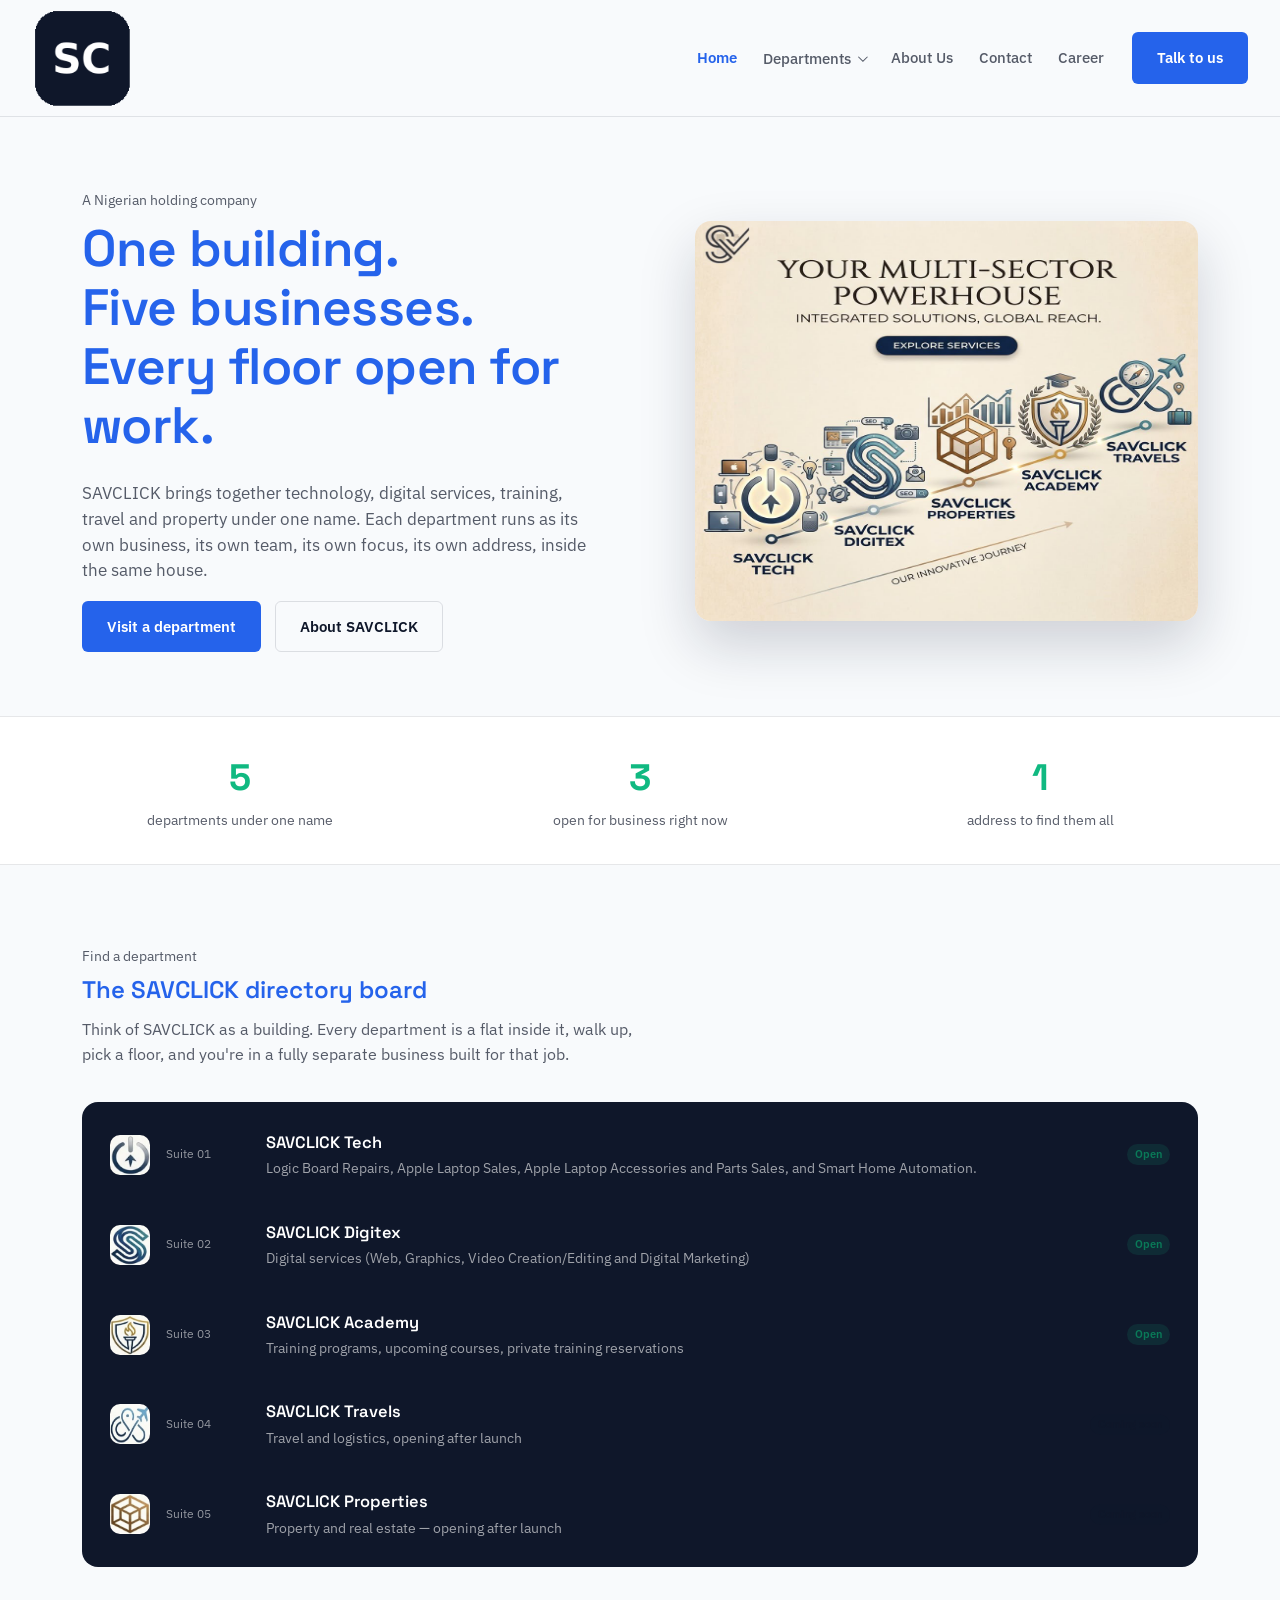
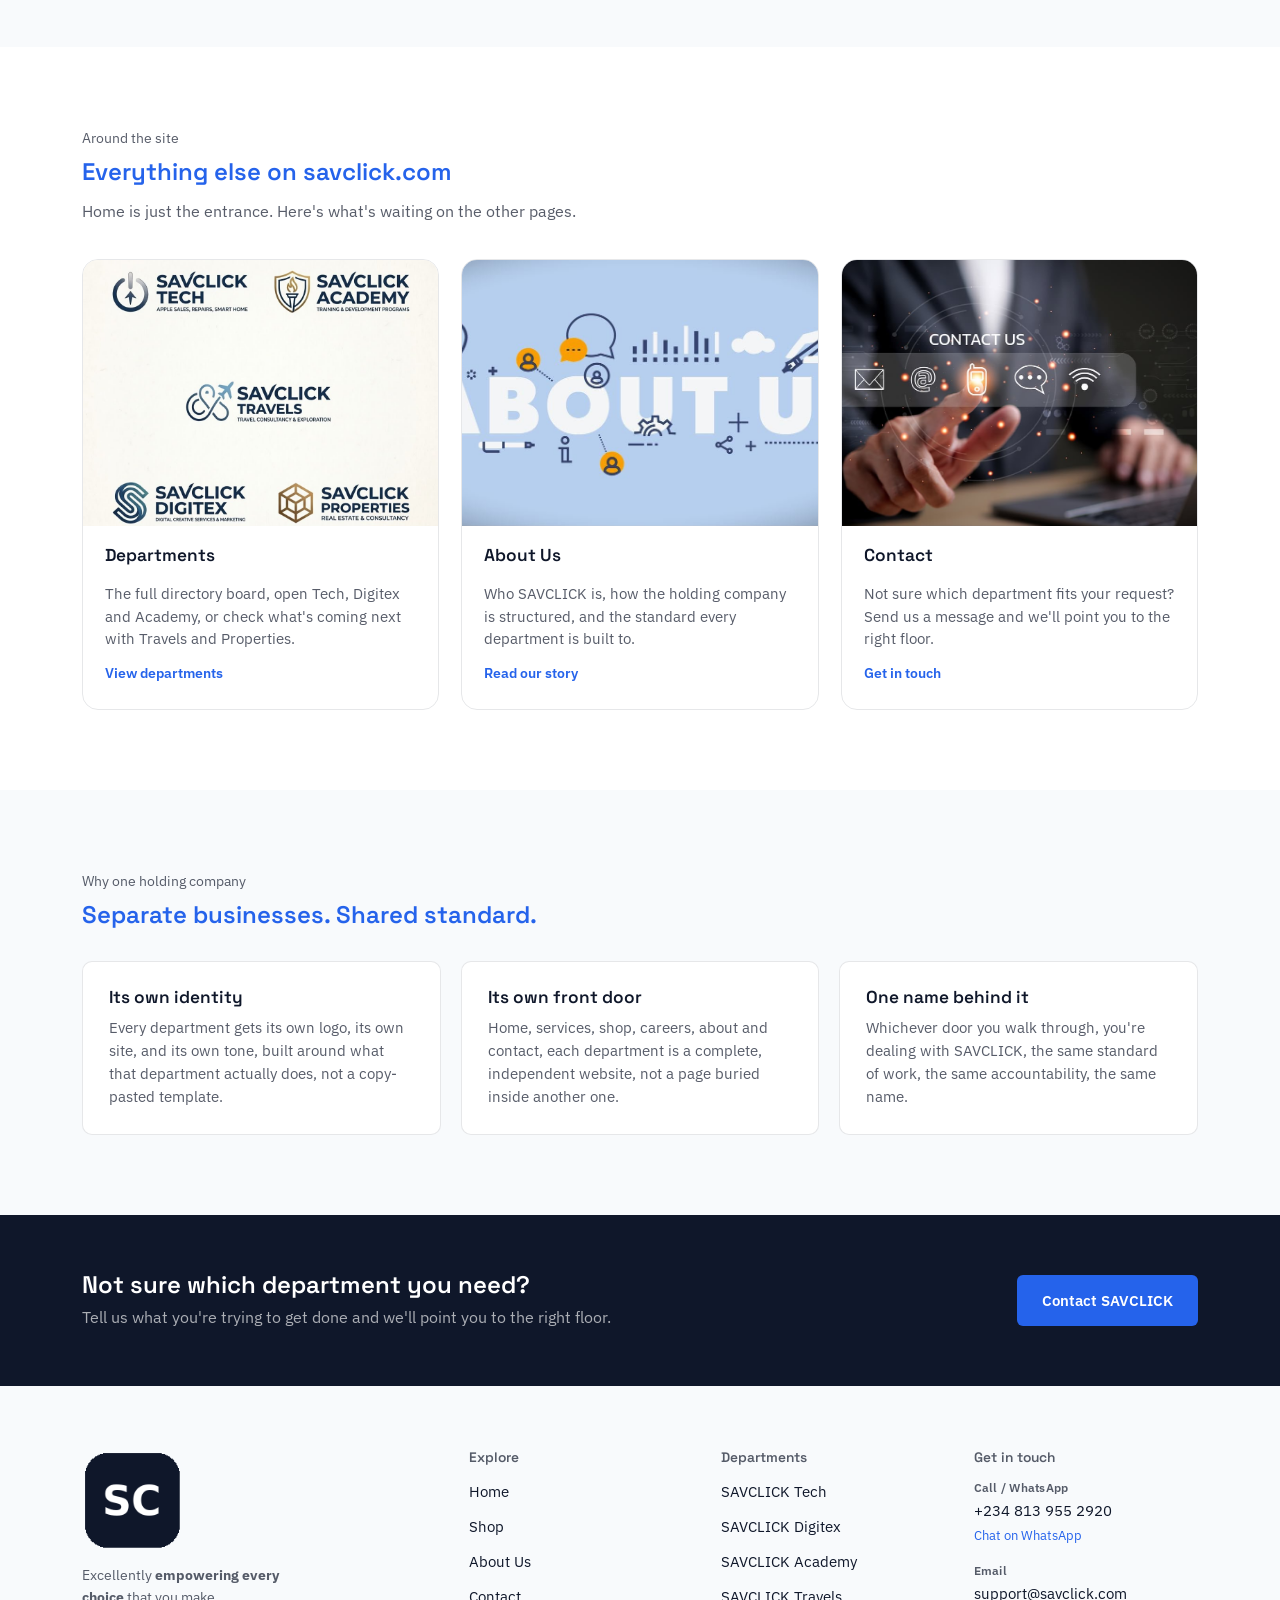
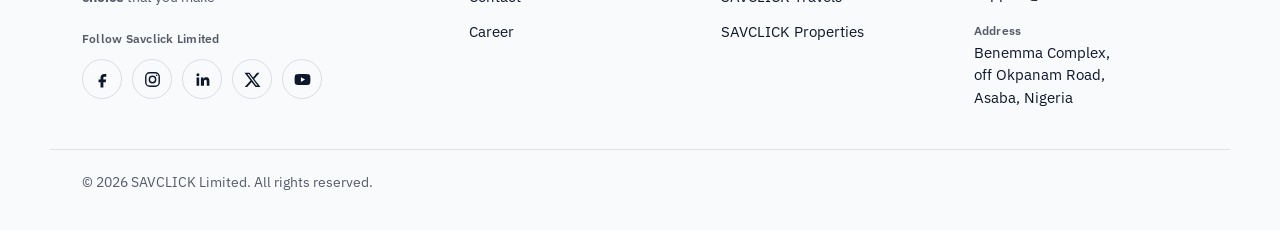
<file: index.html>
<!DOCTYPE html>
<html lang="en">
<head>
<meta charset="UTF-8">
<meta name="viewport" content="width=device-width, initial-scale=1.0">
<title>SAVCLICK — One Address, Five Businesses</title>
<meta name="description" content="SAVCLICK is a Nigerian holding company operating five businesses under one roof: Tech, Digitex, Academy, Travels and Properties.">
<link rel="preconnect" href="https://fonts.googleapis.com">
<link rel="preconnect" href="https://fonts.gstatic.com" crossorigin>
<link href="https://fonts.googleapis.com/css2?family=Space+Grotesk:wght@500;600;700&family=IBM+Plex+Sans:wght@400;500;600&display=swap" rel="stylesheet">
<link rel="stylesheet" href="style.css">
</head>
<body>

<a class="skip-link" href="#main">Skip to content</a>

<!-- ============ HEADER ============ -->
<header class="site-header" id="siteHeader">
  <div class="container header-inner">

    <a href="index.html" class="logo" aria-label="SAVCLICK home">
      <img src="images/logo.png" alt="SAVCLICK logo" class="logo-img" width="100">
    </a>

    <nav class="main-nav" id="mainNav" aria-label="Primary">
      <div class="main-nav-head">
        <a href="index.html" class="logo">
          <img src="images/logo.png" alt="SAVCLICK logo" class="logo-img" width="34" height="34">
        </a>
        <button class="nav-close" id="navClose" aria-label="Close menu">×</button>
      </div>

      <ul>
        <li><a href="index.html" class="nav-link active">Home</a></li>

        <li class="has-dropdown">
          <button class="nav-link dropdown-toggle" id="deptToggle" aria-expanded="false" aria-controls="deptMenu">
            Departments
            <span class="chev" aria-hidden="true"></span>
          </button>

          <div class="dropdown-menu" id="deptMenu">
            <p class="dropdown-title">Choose a department</p>

            <a class="dropdown-item" href="savclick-tech.html">
              <img src="images/savclickTech.jpeg" alt="" class="dropdown-icon">
              <span class="dropdown-text">
                <span class="dropdown-name">SAVCLICK Tech<span class="tag tag-open">Open</span></span>
                <span class="dropdown-desc">Logic board repair, Apple laptops, smart home automation</span>
              </span>
            </a>
            <div class="dropdown-sub" role="group" aria-label="SAVCLICK Tech">
              <a class="dropdown-subitem" href="savclick-tech.html">Macs Repair</a>
              <a class="dropdown-subitem" href="smart-home.html">Smart Home/Hotel Automation</a>
              <a class="dropdown-subitem" href="shop.html">Shop</a>
            </div>

            <a class="dropdown-item" href="savclick-digitex.html">
              <img src="images/savclickdigitex.jpeg" alt="" class="dropdown-icon">
              <span class="dropdown-text">
                <span class="dropdown-name">SAVCLICK Digitex<span class="tag tag-open">Open</span></span>
                <span class="dropdown-desc">Digital services and information hub</span>
              </span>
            </a>

            <a class="dropdown-item" href="savclick-academy.html">
              <img src="images/savclickacademy.jpeg" alt="" class="dropdown-icon">
              <span class="dropdown-text">
                <span class="dropdown-name">SAVCLICK Academy<span class="tag tag-open">Open</span></span>
                <span class="dropdown-desc">Training programs and reservations</span>
              </span>
            </a>

            <div class="dropdown-divider"></div>

            <a class="dropdown-item is-locked" href="#" data-construction="Travels">
              <img src="images/savclicktravels.jpeg" alt="" class="dropdown-icon">
              <span class="dropdown-text">
                <span class="dropdown-name">SAVCLICK Travels<span class="tag tag-soon">Coming soon</span></span>
                <span class="dropdown-desc">Opening after launch</span>
              </span>
            </a>

            <a class="dropdown-item is-locked" href="#" data-construction="Properties">
              <img src="images/savclickproperties.jpeg" alt="" class="dropdown-icon">
              <span class="dropdown-text">
                <span class="dropdown-name">SAVCLICK Properties<span class="tag tag-soon">Coming soon</span></span>
                <span class="dropdown-desc">Opening after launch</span>
              </span>
            </a>
          </div>
        </li>

        <li><a href="about.html" class="nav-link">About Us</a></li>
        <li><a href="contact.html" class="nav-link">Contact</a></li>
        <li><a href="careers.html" class="nav-link">Career</a></li>
      </ul>

      <a href="contact.html" class="btn btn-primary btn-nav-mobile">Talk to us</a>
    </nav>

    <a href="contact.html" class="btn btn-primary btn-nav">Talk to us</a>

    <button class="menu-toggle" id="menuToggle" aria-label="Open menu" aria-expanded="false" aria-controls="mainNav">
      <span></span><span></span><span></span>
    </button>
  </div>
</header>

<div class="nav-scrim" id="navScrim"></div>

<main id="main">

  <!-- ============ HERO ============ -->
  <section class="hero">
    <div class="container hero-grid">
      <div class="hero-copy">
        <p class="eyebrow">A Nigerian holding company</p>
        <h1>One building.<br>Five businesses.<br>Every floor open for work.</h1>
        <p class="hero-sub">SAVCLICK brings together technology, digital services, training, travel and property under one name. Each department runs as its own business, its own team, its own focus, its own address, inside the same house.</p>
        <div class="hero-actions">
          <a href="#directory" class="btn btn-primary">Visit a department</a>
          <a href="about.html" class="btn btn-ghost">About SAVCLICK</a>
        </div>
      </div>

      <div class="hero-media">
        <img src="images/hero-banner.jpeg" alt="SAVCLICK banner" class="hero-banner-img">
      </div>
    </div>
  </section>

  <!-- ============ INTRO STRIP ============ -->
  <section class="intro-strip">
    <div class="container intro-grid">
      <div class="intro-stat">
        <span class="stat-num">5</span>
        <span class="stat-label">departments under one name</span>
      </div>
      <div class="intro-stat">
        <span class="stat-num">3</span>
        <span class="stat-label">open for business right now</span>
      </div>
      <div class="intro-stat">
        <span class="stat-num">1</span>
        <span class="stat-label">address to find them all</span>
      </div>
    </div>
  </section>

  <!-- ============ DIRECTORY BOARD ============ -->
  <section class="directory" id="directory">
    <div class="container">
      <p class="eyebrow">Find a department</p>
      <h2>The SAVCLICK directory board</h2>
      <p class="section-sub">Think of SAVCLICK as a building. Every department is a flat inside it, walk up, pick a floor, and you're in a fully separate business built for that job.</p>

      <div class="board" id="board">

        <a class="board-row" href="savclick-tech.html">
          <img src="images/savclickTech.jpeg" alt="" class="board-icon">
          <span class="suite">Suite 01</span>
          <span class="board-text">
            <span class="board-name">SAVCLICK Tech</span>
            <span class="board-desc"> Logic Board Repairs, Apple Laptop Sales, Apple Laptop Accessories and Parts Sales, and Smart Home Automation.</span>
          </span>
          <span class="tag tag-open">Open</span>
        </a>

        <a class="board-row" href="savclick-digitex.html">
          <img src="images/savclickdigitex.jpeg" alt="" class="board-icon">
          <span class="suite">Suite 02</span>
          <span class="board-text">
            <span class="board-name">SAVCLICK Digitex</span>
            <span class="board-desc">Digital services (Web, Graphics, Video Creation/Editing and Digital Marketing)</span>
          </span>
          <span class="tag tag-open">Open</span>
        </a>

        <a class="board-row" href="savclick-academy.html">
          <img src="images/savclickacademy.jpeg" alt="" class="board-icon">
          <span class="suite">Suite 03</span>
          <span class="board-text">
            <span class="board-name">SAVCLICK Academy</span>
            <span class="board-desc">Training programs, upcoming courses, private training reservations</span>
          </span>
          <span class="tag tag-open">Open</span>
        </a>

        <a class="board-row is-locked" href="#" data-construction="Travels">
          <img src="images/savclicktravels.jpeg" alt="" class="board-icon">
          <span class="suite">Suite 04</span>
          <span class="board-text">
            <span class="board-name">SAVCLICK Travels</span>
            <span class="board-desc">Travel and logistics, opening after launch</span>
          </span>
          <span class="tag tag-soon">Coming soon</span>
        </a>

        <a class="board-row is-locked" href="#" data-construction="Properties">
          <img src="images/savclickproperties.jpeg" alt="" class="board-icon">
          <span class="suite">Suite 05</span>
          <span class="board-text">
            <span class="board-name">SAVCLICK Properties</span>
            <span class="board-desc">Property and real estate — opening after launch</span>
          </span>
          <span class="tag tag-soon">Coming soon</span>
        </a>

      </div>
    </div>
  </section>

  <!-- ============ EXPLORE THE SITE (teasers for the other pages) ============ -->
  <section class="explore">
    <div class="container">
      <p class="eyebrow">Around the site</p>
      <h2>Everything else on savclick.com</h2>
      <p class="section-sub">Home is just the entrance. Here's what's waiting on the other pages.</p>

      <div class="explore-grid">

        <a class="explore-card" href="index.html#directory">
          <img src="images/department.jpeg" alt="SAVCLICK Departments page preview" class="explore-img">
          <div class="explore-body">
            <h3>Departments</h3>
            <p>The full directory board, open Tech, Digitex and Academy, or check what's coming next with Travels and Properties.</p>
            <span class="explore-link">View departments</span>
          </div>
        </a>

        <a class="explore-card" href="about.html">
          <img src="images/about.jpeg" alt="SAVCLICK About Us page preview" class="explore-img">
          <div class="explore-body">
            <h3>About Us</h3>
            <p>Who SAVCLICK is, how the holding company is structured, and the standard every department is built to.</p>
            <span class="explore-link">Read our story</span>
          </div>
        </a>

        <a class="explore-card" href="contact.html">
          <img src="images/contact.jpeg" alt="SAVCLICK Contact page preview" class="explore-img">
          <div class="explore-body">
            <h3>Contact</h3>
            <p>Not sure which department fits your request? Send us a message and we'll point you to the right floor.</p>
            <span class="explore-link">Get in touch</span>
          </div>
        </a>

      </div>
    </div>
  </section>

  <!-- ============ WHAT MAKES IT WORK ============ -->
  <section class="principles">
    <div class="container">
      <p class="eyebrow">Why one holding company</p>
      <h2>Separate businesses. Shared standard.</h2>
      <div class="principles-grid">
        <div class="principle-card">
          <h3>Its own identity</h3>
          <p>Every department gets its own logo, its own site, and its own tone, built around what that department actually does, not a copy-pasted template.</p>
        </div>
        <div class="principle-card">
          <h3>Its own front door</h3>
          <p>Home, services, shop, careers, about and contact, each department is a complete, independent website, not a page buried inside another one.</p>
        </div>
        <div class="principle-card">
          <h3>One name behind it</h3>
          <p>Whichever door you walk through, you're dealing with SAVCLICK, the same standard of work, the same accountability, the same name.</p>
        </div>
      </div>
    </div>
  </section>

  <!-- ============ CTA BANNER ============ -->
  <section class="cta-band">
    <div class="container cta-inner">
      <div>
        <h2>Not sure which department you need?</h2>
        <p>Tell us what you're trying to get done and we'll point you to the right floor.</p>
      </div>
      <a href="contact.html" class="btn btn-primary">Contact SAVCLICK</a>
    </div>
  </section>

</main>

<!-- ============ FOOTER ============ -->
<footer class="site-footer">
  <div class="container footer-grid">
    <div class="footer-brand">
      <a href="index.html" class="logo">
        <img src="images/logo.png" alt="SAVCLICK logo" class="logo-img" width="100" height="100">
      </a>
      <p>Excellently <b>empowering every choice</b> that you make</p>
      <div class="footer-social">
        <p class="footer-label">Follow Savclick Limited</p>
        <ul>
          <li><a href="https://www.facebook.com/share/18RCKYT39h/" target="_blank" rel="noopener" aria-label="SAVCLICK Limited on Facebook" title="Facebook"><svg viewBox="0 0 24 24" fill="none" stroke="currentColor" stroke-width="1.8" aria-hidden="true"><path fill="currentColor" stroke="none" d="M14 8.5h2.8V5H14c-2.6 0-4.5 2-4.5 4.6V12H7v3.5h2.5V22h3.6v-6.5h2.9l.6-3.5h-3.5V9.8c0-.8.4-1.3 1.2-1.3Z"/></svg></a></li>
          <li><a href="https://www.instagram.com/_savclick/" target="_blank" rel="noopener" aria-label="SAVCLICK Limited on Instagram" title="Instagram"><svg viewBox="0 0 24 24" fill="none" stroke="currentColor" stroke-width="1.8" aria-hidden="true"><rect x="3.5" y="3.5" width="17" height="17" rx="5"/><circle cx="12" cy="12" r="4"/><circle cx="17.3" cy="6.7" r="1" fill="currentColor" stroke="none"/></svg></a></li>
          <li><a href="https://www.linkedin.com/company/savclick/" target="_blank" rel="noopener" aria-label="SAVCLICK Limited on LinkedIn" title="LinkedIn"><svg viewBox="0 0 24 24" fill="none" stroke="currentColor" stroke-width="1.8" aria-hidden="true"><path fill="currentColor" stroke="none" d="M4.5 9.5h3.3V20H4.5zM6.2 4a1.9 1.9 0 1 1 0 3.8 1.9 1.9 0 0 1 0-3.8ZM10 9.5h3.2v1.5h.1c.5-.9 1.6-1.8 3.3-1.8 3.5 0 4.1 2.3 4.1 5.2V20h-3.3v-4.9c0-1.2 0-2.7-1.6-2.7-1.7 0-1.9 1.3-1.9 2.6v5H10Z"/></svg></a></li>
          <li><a href="https://x.com/savclick" target="_blank" rel="noopener" aria-label="SAVCLICK Limited on X" title="X"><svg viewBox="0 0 24 24" fill="none" stroke="currentColor" stroke-width="1.8" aria-hidden="true"><path fill="currentColor" stroke="none" d="M17.8 3.5h3.1l-6.8 7.8 8 10.2h-6.3l-4.9-6.4-5.6 6.4H2.2l7.3-8.3L1.9 3.5h6.4l4.4 5.9Zm-1.1 16.2h1.7L7.4 5.2H5.6Z"/></svg></a></li>
          <li><a href="https://www.youtube.com/@savclickchannel2860" target="_blank" rel="noopener" aria-label="SAVCLICK Limited on YouTube" title="YouTube"><svg viewBox="0 0 24 24" fill="none" stroke="currentColor" stroke-width="1.8" aria-hidden="true"><path fill="currentColor" stroke="none" d="M21.6 7.2a2.6 2.6 0 0 0-1.8-1.8C18.2 5 12 5 12 5s-6.2 0-7.8.4a2.6 2.6 0 0 0-1.8 1.8C2 8.8 2 12 2 12s0 3.2.4 4.8a2.6 2.6 0 0 0 1.8 1.8c1.6.4 7.8.4 7.8.4s6.2 0 7.8-.4a2.6 2.6 0 0 0 1.8-1.8c.4-1.6.4-4.8.4-4.8s0-3.2-.4-4.8ZM10 15V9l5.2 3Z"/></svg></a></li>
        </ul>
      </div>
    </div>

    <div class="footer-col">
      <h4>Explore</h4>
      <ul>
        <li><a href="index.html">Home</a></li>
        <li><a href="shop.html">Shop</a></li>
        <li><a href="about.html">About Us</a></li>
        <li><a href="contact.html">Contact</a></li>
      <li><a href="careers.html">Career</a></li>
      </ul>
    </div>

    <div class="footer-col">
      <h4>Departments</h4>
      <ul>
        <li><a href="savclick-tech.html">SAVCLICK Tech</a></li>
        <li><a href="savclick-digitex.html">SAVCLICK Digitex</a></li>
        <li><a href="savclick-academy.html">SAVCLICK Academy</a></li>
        <li><a href="#" data-construction="Travels">SAVCLICK Travels</a></li>
        <li><a href="#" data-construction="Properties">SAVCLICK Properties</a></li>
      </ul>
    </div>

    <div class="footer-col">
      <h4>Get in touch</h4>
      <ul class="footer-contact">
        <li>
          <span class="footer-label">Call / WhatsApp</span>
          <a href="tel:+2348139552920">+234 813 955 2920</a>
          <a href="https://wa.me/2348139552920" target="_blank" rel="noopener" class="footer-sub">Chat on WhatsApp</a>
        </li>
        <li>
          <span class="footer-label">Email</span>
          <a href="mailto:support@savclick.com">support@savclick.com</a>
        </li>
        <li>
          <span class="footer-label">Address</span>
          <a href="https://www.google.com/maps/search/?api=1&amp;query=Benemma+Complex+Okpanam+Road+Asaba+Nigeria" target="_blank" rel="noopener"><address>Benemma Complex,<br>off Okpanam Road,<br>Asaba, Nigeria</address></a>
        </li>
      </ul>
    </div>
  </div>
  <div class="container footer-bottom">
    <p>© <span id="year"></span> SAVCLICK Limited. All rights reserved.</p>
  </div>
</footer>

<!-- ============ CONSTRUCTION MODAL ============ -->
<div class="modal-overlay" id="modalOverlay">
  <div class="modal" role="dialog" aria-modal="true" aria-labelledby="modalTitle">
    <button class="modal-close" id="modalClose" aria-label="Close">×</button>
    <span class="modal-icon">🚧</span>
    <h3 id="modalTitle">SAVCLICK <span id="modalDept"></span> is under construction</h3>
    <p>This department hasn't opened yet. We're building it as our next project after launch, check back soon.</p>
    <button class="btn btn-primary" id="modalOk">Got it</button>
  </div>
</div>

<script src="script.js"></script>
</body>
</html>
</file>
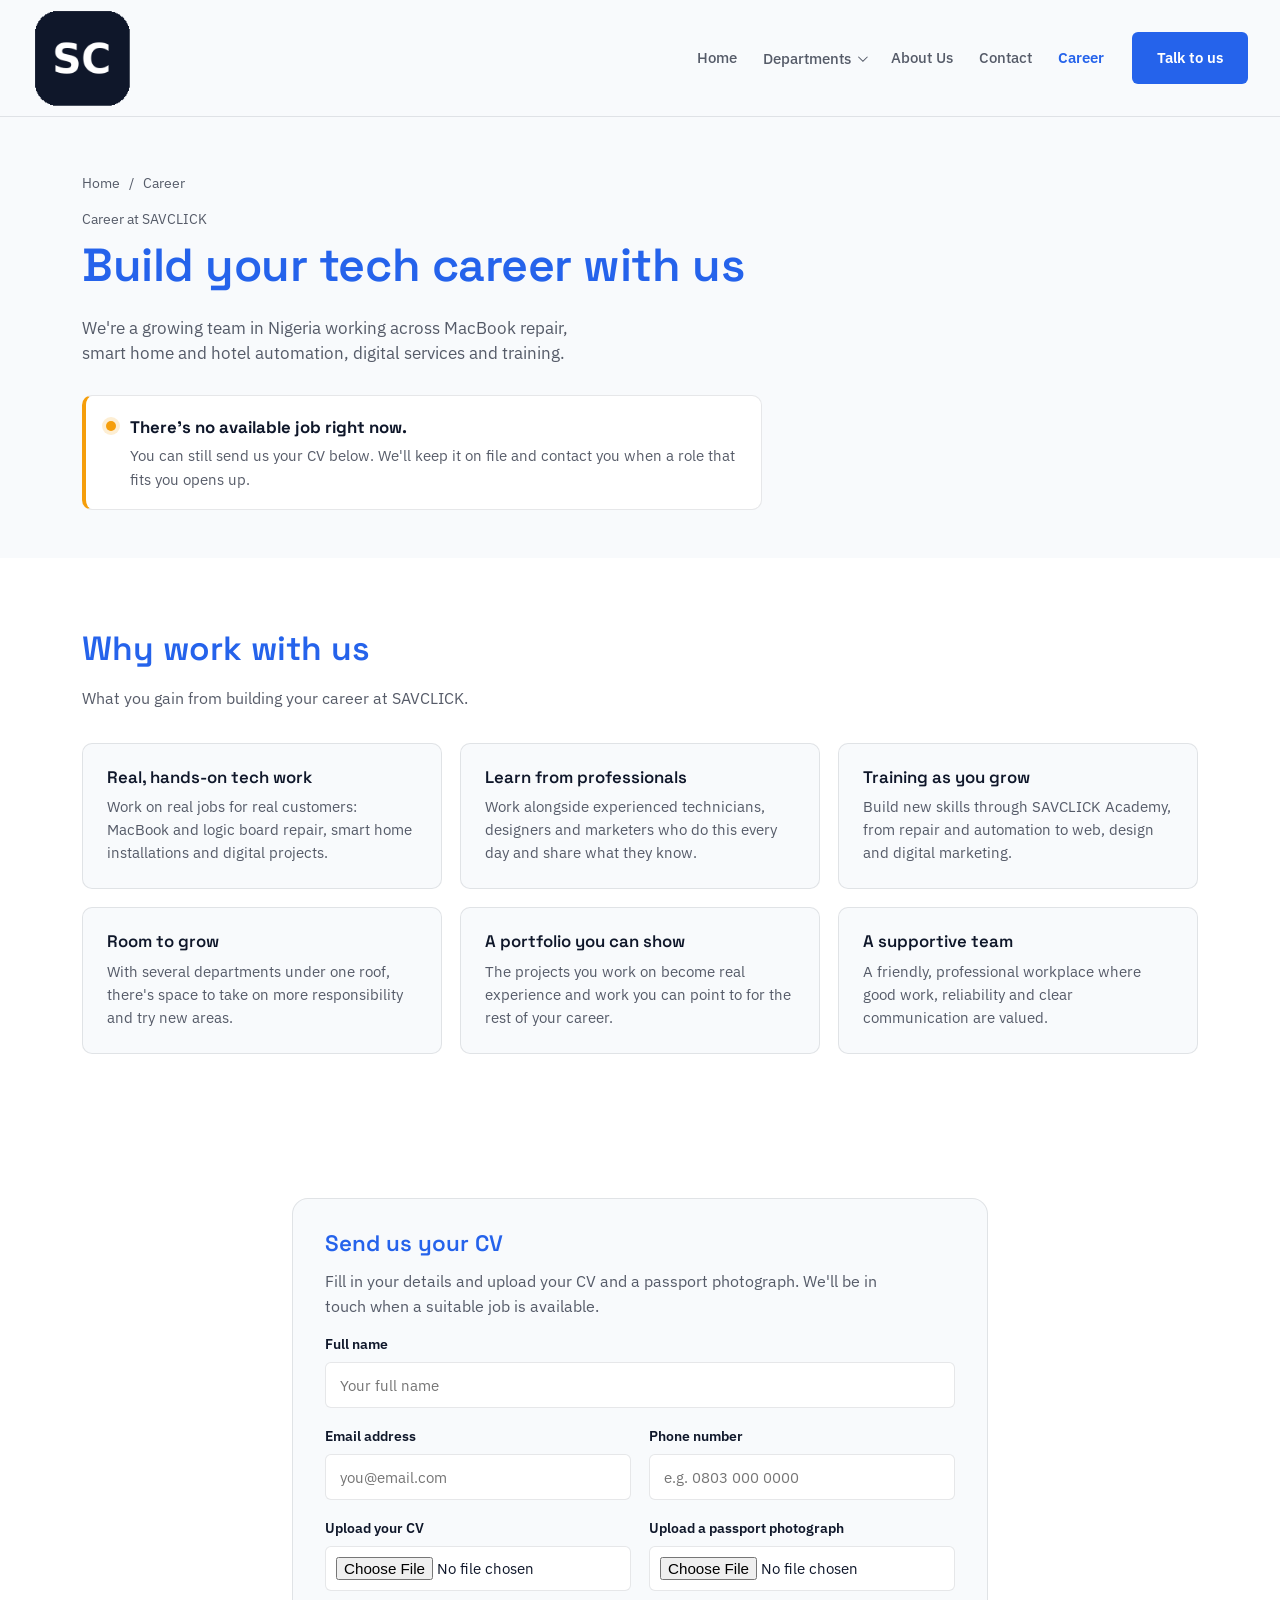
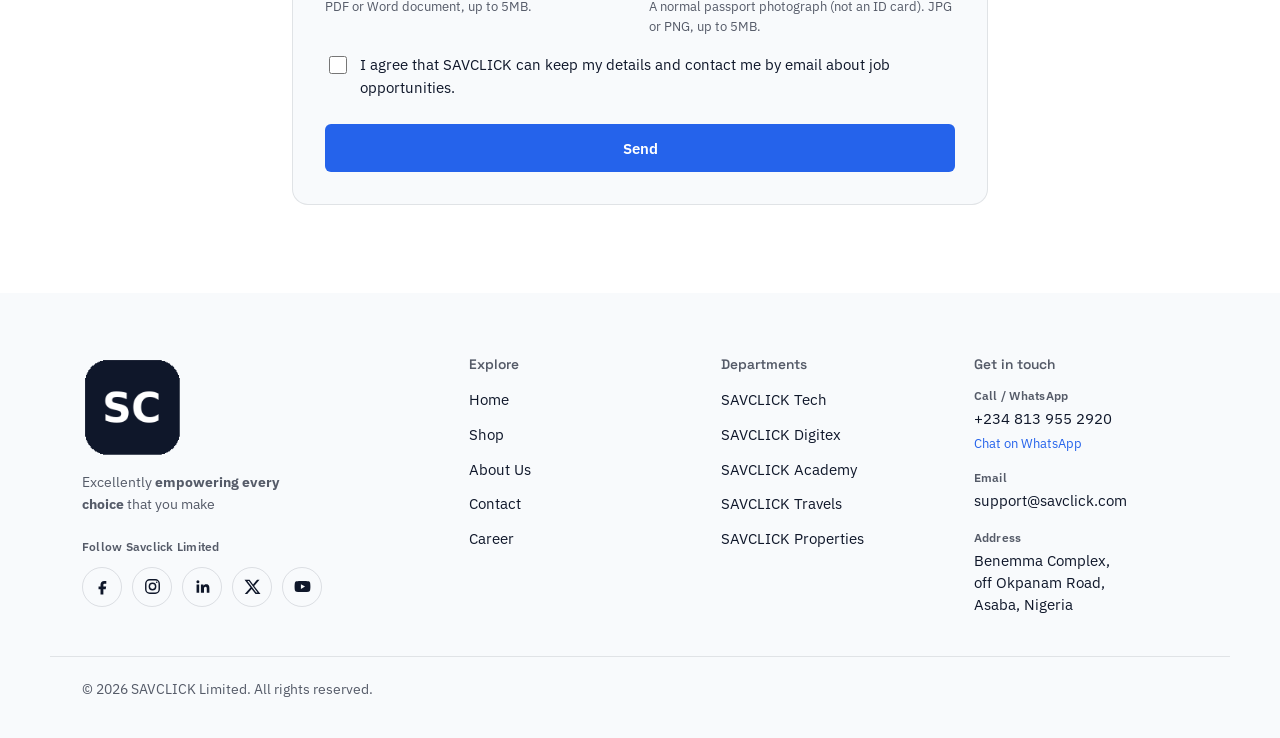
<file: careers.html>
<!DOCTYPE html>
<html lang="en">
<head>
<meta charset="UTF-8">
<meta name="viewport" content="width=device-width, initial-scale=1.0">
<title>Career — SAVCLICK</title>
<meta name="description" content="Career at SAVCLICK, Nigeria: send us your CV for future job openings in tech, smart home automation, digital services and training.">
<link rel="preconnect" href="https://fonts.googleapis.com">
<link rel="preconnect" href="https://fonts.gstatic.com" crossorigin>
<link href="https://fonts.googleapis.com/css2?family=Space+Grotesk:wght@500;600;700&family=IBM+Plex+Sans:wght@400;500;600&display=swap" rel="stylesheet">
<link rel="stylesheet" href="style.css">
<link rel="stylesheet" href="tech.css">
<link rel="stylesheet" href="careers.css">
</head>
<body>

<a class="skip-link" href="#main">Skip to content</a>

<!-- ============ HEADER ============ -->
<header class="site-header" id="siteHeader">
  <div class="container header-inner">

    <a href="index.html" class="logo" aria-label="SAVCLICK home">
      <img src="images/logo.png" alt="SAVCLICK logo" class="logo-img" width="40" height="40">
    </a>

    <nav class="main-nav" id="mainNav" aria-label="Primary">
      <div class="main-nav-head">
        <a href="index.html" class="logo">
          <img src="images/logo.png" alt="SAVCLICK logo" class="logo-img" width="34" height="34">
        </a>
        <button class="nav-close" id="navClose" aria-label="Close menu">×</button>
      </div>

      <ul>
        <li><a href="index.html" class="nav-link">Home</a></li>

        <li class="has-dropdown">
          <button class="nav-link dropdown-toggle" id="deptToggle" aria-expanded="false" aria-controls="deptMenu">
            Departments
            <span class="chev" aria-hidden="true"></span>
          </button>

          <div class="dropdown-menu" id="deptMenu">
            <p class="dropdown-title">Choose a department</p>

            <a class="dropdown-item" href="savclick-tech.html">
              <img src="images/savclickTech.jpeg" alt="" class="dropdown-icon">
              <span class="dropdown-text">
                <span class="dropdown-name">SAVCLICK Tech<span class="tag tag-open">Open</span></span>
                <span class="dropdown-desc">Logic board repair, Apple laptops, smart home automation</span>
              </span>
            </a>
            <div class="dropdown-sub" role="group" aria-label="SAVCLICK Tech">
              <a class="dropdown-subitem" href="savclick-tech.html">Macs Repair</a>
              <a class="dropdown-subitem" href="smart-home.html">Smart Home/Hotel Automation</a>
              <a class="dropdown-subitem" href="shop.html">Shop</a>
            </div>

            <a class="dropdown-item" href="savclick-digitex.html">
              <img src="images/savclickdigitex.jpeg" alt="" class="dropdown-icon">
              <span class="dropdown-text">
                <span class="dropdown-name">SAVCLICK Digitex<span class="tag tag-open">Open</span></span>
                <span class="dropdown-desc">Digital services and information hub</span>
              </span>
            </a>

            <a class="dropdown-item" href="savclick-academy.html">
              <img src="images/savclickacademy.jpeg" alt="" class="dropdown-icon">
              <span class="dropdown-text">
                <span class="dropdown-name">SAVCLICK Academy<span class="tag tag-open">Open</span></span>
                <span class="dropdown-desc">Training programs and reservations</span>
              </span>
            </a>

            <div class="dropdown-divider"></div>

            <a class="dropdown-item is-locked" href="#" data-construction="Travels">
              <img src="images/savclicktravels.jpeg" alt="" class="dropdown-icon">
              <span class="dropdown-text">
                <span class="dropdown-name">SAVCLICK Travels<span class="tag tag-soon">Coming soon</span></span>
                <span class="dropdown-desc">Opening after launch</span>
              </span>
            </a>

            <a class="dropdown-item is-locked" href="#" data-construction="Properties">
              <img src="images/savclickproperties.jpeg" alt="" class="dropdown-icon">
              <span class="dropdown-text">
                <span class="dropdown-name">SAVCLICK Properties<span class="tag tag-soon">Coming soon</span></span>
                <span class="dropdown-desc">Opening after launch</span>
              </span>
            </a>
          </div>
        </li>

        <li><a href="about.html" class="nav-link">About Us</a></li>
        <li><a href="contact.html" class="nav-link">Contact</a></li>
        <li><a href="careers.html" class="nav-link active">Career</a></li>
      </ul>

      <a href="contact.html" class="btn btn-primary btn-nav-mobile">Talk to us</a>
    </nav>

    <a href="contact.html" class="btn btn-primary btn-nav">Talk to us</a>

    <button class="menu-toggle" id="menuToggle" aria-label="Open menu" aria-expanded="false" aria-controls="mainNav">
      <span></span><span></span><span></span>
    </button>
  </div>
</header>

<div class="nav-scrim" id="navScrim"></div>

<main id="main">

  <!-- ============ PAGE HERO ============ -->
  <section class="page-hero careers-hero">
    <div class="container">
      <div class="page-hero-copy">
        <p class="breadcrumb"><a href="index.html">Home</a> <span>/</span> Career</p>
        <p class="eyebrow">Career at SAVCLICK</p>
        <h1>Build your tech career with us</h1>
        <p class="hero-sub">We're a growing team in Nigeria working across MacBook repair, smart home and hotel automation, digital services and training.</p>
      </div>
      <div class="careers-status" role="status">
        <span class="careers-status-dot" aria-hidden="true"></span>
        <div>
          <strong>There's no available job right now.</strong>
          <p>You can still send us your CV below. We'll keep it on file and contact you when a role that fits you opens up.</p>
        </div>
      </div>
    </div>
  </section>

  <!-- ============ BENEFITS ============ -->
  <section class="t-section alt" id="benefits">
    <div class="container">
      <div class="t-head">
        <h2>Why work with us</h2>
        <p>What you gain from building your career at SAVCLICK.</p>
      </div>
      <div class="t-grid cols-3">
        <div class="t-card">
          <h3>Real, hands-on tech work</h3>
          <p>Work on real jobs for real customers: MacBook and logic board repair, smart home installations and digital projects.</p>
        </div>
        <div class="t-card">
          <h3>Learn from professionals</h3>
          <p>Work alongside experienced technicians, designers and marketers who do this every day and share what they know.</p>
        </div>
        <div class="t-card">
          <h3>Training as you grow</h3>
          <p>Build new skills through SAVCLICK Academy, from repair and automation to web, design and digital marketing.</p>
        </div>
        <div class="t-card">
          <h3>Room to grow</h3>
          <p>With several departments under one roof, there's space to take on more responsibility and try new areas.</p>
        </div>
        <div class="t-card">
          <h3>A portfolio you can show</h3>
          <p>The projects you work on become real experience and work you can point to for the rest of your career.</p>
        </div>
        <div class="t-card">
          <h3>A supportive team</h3>
          <p>A friendly, professional workplace where good work, reliability and clear communication are valued.</p>
        </div>
      </div>
    </div>
  </section>

  <!-- ============ CV FORM ============
       Sends through FormSubmit (formsubmit.co) to support@savclick.com, with the CV and
       photograph as attachments. The first submission triggers a one-time activation email
       to that address; click the link in it and later submissions arrive normally. -->
  <section class="contact-main" id="apply">
    <div class="container careers-form-wrap">
      <div class="contact-form-card">
        <h2>Send us your CV</h2>
        <p class="section-sub">Fill in your details and upload your CV and a passport photograph. We'll be in touch when a suitable job is available.</p>

        <form id="careerForm" action="https://formsubmit.co/support@savclick.com" method="POST" enctype="multipart/form-data" novalidate>
          <!-- FormSubmit settings -->
          <input type="hidden" name="_subject" value="New CV from the SAVCLICK Career page">
          <input type="hidden" name="_template" value="table">
          <input type="hidden" name="_captcha" value="false">
          <input type="hidden" name="_next" id="careerNext" value="">
          <input type="text" name="_honey" class="visually-hidden" tabindex="-1" autocomplete="off" aria-hidden="true">

          <div class="field">
            <label for="cName">Full name</label>
            <input type="text" id="cName" name="Full name" placeholder="Your full name" autocomplete="name" required>
            <span class="field-error">Please enter your full name.</span>
          </div>

          <div class="form-row">
            <div class="field">
              <label for="cEmail">Email address</label>
              <input type="email" id="cEmail" name="email" placeholder="you@email.com" autocomplete="email" required>
              <span class="field-error">Please enter a valid email address.</span>
            </div>
            <div class="field">
              <label for="cPhone">Phone number</label>
              <input type="tel" id="cPhone" name="Phone number" placeholder="e.g. 0803 000 0000" autocomplete="tel" required>
              <span class="field-error">Please enter your phone number.</span>
            </div>
          </div>

          <div class="form-row">
            <div class="field">
              <label for="cCv">Upload your CV</label>
              <input type="file" id="cCv" name="CV" accept=".pdf,.doc,.docx" required>
              <span class="field-hint">PDF or Word document, up to 5MB.</span>
              <span class="field-error">Please upload your CV (PDF or Word, up to 5MB).</span>
            </div>
            <div class="field">
              <label for="cPhoto">Upload a passport photograph</label>
              <input type="file" id="cPhoto" name="Passport photograph" accept="image/jpeg,image/png" required>
              <span class="field-hint">A normal passport photograph (not an ID card). JPG or PNG, up to 5MB.</span>
              <span class="field-error">Please upload a passport photograph (JPG or PNG, up to 5MB).</span>
            </div>
          </div>

          <div class="field field-check">
            <label class="check">
              <input type="checkbox" id="cConsent" name="Consent" value="Yes, I agree to be contacted by email" required>
              <span>I agree that SAVCLICK can keep my details and contact me by email about job opportunities.</span>
            </label>
            <span class="field-error">Please tick this box to send your CV.</span>
          </div>

          <button type="submit" class="btn btn-primary btn-submit" id="careerSubmit">Send</button>
        </form>

        <div class="form-success" id="careerSuccess" hidden>
          <span class="success-icon">✓</span>
          <h3>Thank you, your CV has been sent</h3>
          <p>We've received your details. We'll contact you by email or phone when a suitable job is available.</p>
          <a href="careers.html#apply" class="btn btn-ghost">Send another CV</a>
        </div>
      </div>
    </div>
  </section>

</main>

<!-- ============ FOOTER ============ -->
<footer class="site-footer">
  <div class="container footer-grid">
    <div class="footer-brand">
      <a href="index.html" class="logo">
        <img src="images/logo.png" alt="SAVCLICK logo" class="logo-img" width="100" height="100">
      </a>
      <p>Excellently <b>empowering every choice</b> that you make</p>
      <div class="footer-social">
        <p class="footer-label">Follow Savclick Limited</p>
        <ul>
          <li><a href="https://www.facebook.com/share/18RCKYT39h/" target="_blank" rel="noopener" aria-label="SAVCLICK Limited on Facebook" title="Facebook"><svg viewBox="0 0 24 24" fill="none" stroke="currentColor" stroke-width="1.8" aria-hidden="true"><path fill="currentColor" stroke="none" d="M14 8.5h2.8V5H14c-2.6 0-4.5 2-4.5 4.6V12H7v3.5h2.5V22h3.6v-6.5h2.9l.6-3.5h-3.5V9.8c0-.8.4-1.3 1.2-1.3Z"/></svg></a></li>
          <li><a href="https://www.instagram.com/_savclick/" target="_blank" rel="noopener" aria-label="SAVCLICK Limited on Instagram" title="Instagram"><svg viewBox="0 0 24 24" fill="none" stroke="currentColor" stroke-width="1.8" aria-hidden="true"><rect x="3.5" y="3.5" width="17" height="17" rx="5"/><circle cx="12" cy="12" r="4"/><circle cx="17.3" cy="6.7" r="1" fill="currentColor" stroke="none"/></svg></a></li>
          <li><a href="https://www.linkedin.com/company/savclick/" target="_blank" rel="noopener" aria-label="SAVCLICK Limited on LinkedIn" title="LinkedIn"><svg viewBox="0 0 24 24" fill="none" stroke="currentColor" stroke-width="1.8" aria-hidden="true"><path fill="currentColor" stroke="none" d="M4.5 9.5h3.3V20H4.5zM6.2 4a1.9 1.9 0 1 1 0 3.8 1.9 1.9 0 0 1 0-3.8ZM10 9.5h3.2v1.5h.1c.5-.9 1.6-1.8 3.3-1.8 3.5 0 4.1 2.3 4.1 5.2V20h-3.3v-4.9c0-1.2 0-2.7-1.6-2.7-1.7 0-1.9 1.3-1.9 2.6v5H10Z"/></svg></a></li>
          <li><a href="https://x.com/savclick" target="_blank" rel="noopener" aria-label="SAVCLICK Limited on X" title="X"><svg viewBox="0 0 24 24" fill="none" stroke="currentColor" stroke-width="1.8" aria-hidden="true"><path fill="currentColor" stroke="none" d="M17.8 3.5h3.1l-6.8 7.8 8 10.2h-6.3l-4.9-6.4-5.6 6.4H2.2l7.3-8.3L1.9 3.5h6.4l4.4 5.9Zm-1.1 16.2h1.7L7.4 5.2H5.6Z"/></svg></a></li>
          <li><a href="https://www.youtube.com/@savclickchannel2860" target="_blank" rel="noopener" aria-label="SAVCLICK Limited on YouTube" title="YouTube"><svg viewBox="0 0 24 24" fill="none" stroke="currentColor" stroke-width="1.8" aria-hidden="true"><path fill="currentColor" stroke="none" d="M21.6 7.2a2.6 2.6 0 0 0-1.8-1.8C18.2 5 12 5 12 5s-6.2 0-7.8.4a2.6 2.6 0 0 0-1.8 1.8C2 8.8 2 12 2 12s0 3.2.4 4.8a2.6 2.6 0 0 0 1.8 1.8c1.6.4 7.8.4 7.8.4s6.2 0 7.8-.4a2.6 2.6 0 0 0 1.8-1.8c.4-1.6.4-4.8.4-4.8s0-3.2-.4-4.8ZM10 15V9l5.2 3Z"/></svg></a></li>
        </ul>
      </div>
    </div>

    <div class="footer-col">
      <h4>Explore</h4>
      <ul>
        <li><a href="index.html">Home</a></li>
        <li><a href="shop.html">Shop</a></li>
        <li><a href="about.html">About Us</a></li>
        <li><a href="contact.html">Contact</a></li>
      <li><a href="careers.html">Career</a></li>
      </ul>
    </div>

    <div class="footer-col">
      <h4>Departments</h4>
      <ul>
        <li><a href="savclick-tech.html">SAVCLICK Tech</a></li>
        <li><a href="savclick-digitex.html">SAVCLICK Digitex</a></li>
        <li><a href="savclick-academy.html">SAVCLICK Academy</a></li>
        <li><a href="#" data-construction="Travels">SAVCLICK Travels</a></li>
        <li><a href="#" data-construction="Properties">SAVCLICK Properties</a></li>
      </ul>
    </div>

    <div class="footer-col">
      <h4>Get in touch</h4>
      <ul class="footer-contact">
        <li>
          <span class="footer-label">Call / WhatsApp</span>
          <a href="tel:+2348139552920">+234 813 955 2920</a>
          <a href="https://wa.me/2348139552920" target="_blank" rel="noopener" class="footer-sub">Chat on WhatsApp</a>
        </li>
        <li>
          <span class="footer-label">Email</span>
          <a href="mailto:support@savclick.com">support@savclick.com</a>
        </li>
        <li>
          <span class="footer-label">Address</span>
          <a href="https://www.google.com/maps/search/?api=1&amp;query=Benemma+Complex+Okpanam+Road+Asaba+Nigeria" target="_blank" rel="noopener"><address>Benemma Complex,<br>off Okpanam Road,<br>Asaba, Nigeria</address></a>
        </li>
      </ul>
    </div>
  </div>
  <div class="container footer-bottom">
    <p>© <span id="year"></span> SAVCLICK Limited. All rights reserved.</p>
  </div>
</footer>

<!-- ============ CONSTRUCTION MODAL ============ -->
<div class="modal-overlay" id="modalOverlay">
  <div class="modal" role="dialog" aria-modal="true" aria-labelledby="modalTitle">
    <button class="modal-close" id="modalClose" aria-label="Close">×</button>
    <span class="modal-icon">🚧</span>
    <h3 id="modalTitle">SAVCLICK <span id="modalDept"></span> is under construction</h3>
    <p>This department hasn't opened yet. We're building it as our next project after launch — check back soon.</p>
    <button class="btn btn-primary" id="modalOk">Got it</button>
  </div>
</div>

<script src="script.js"></script>
<script src="careers.js"></script>
</body>
</html>
</file>
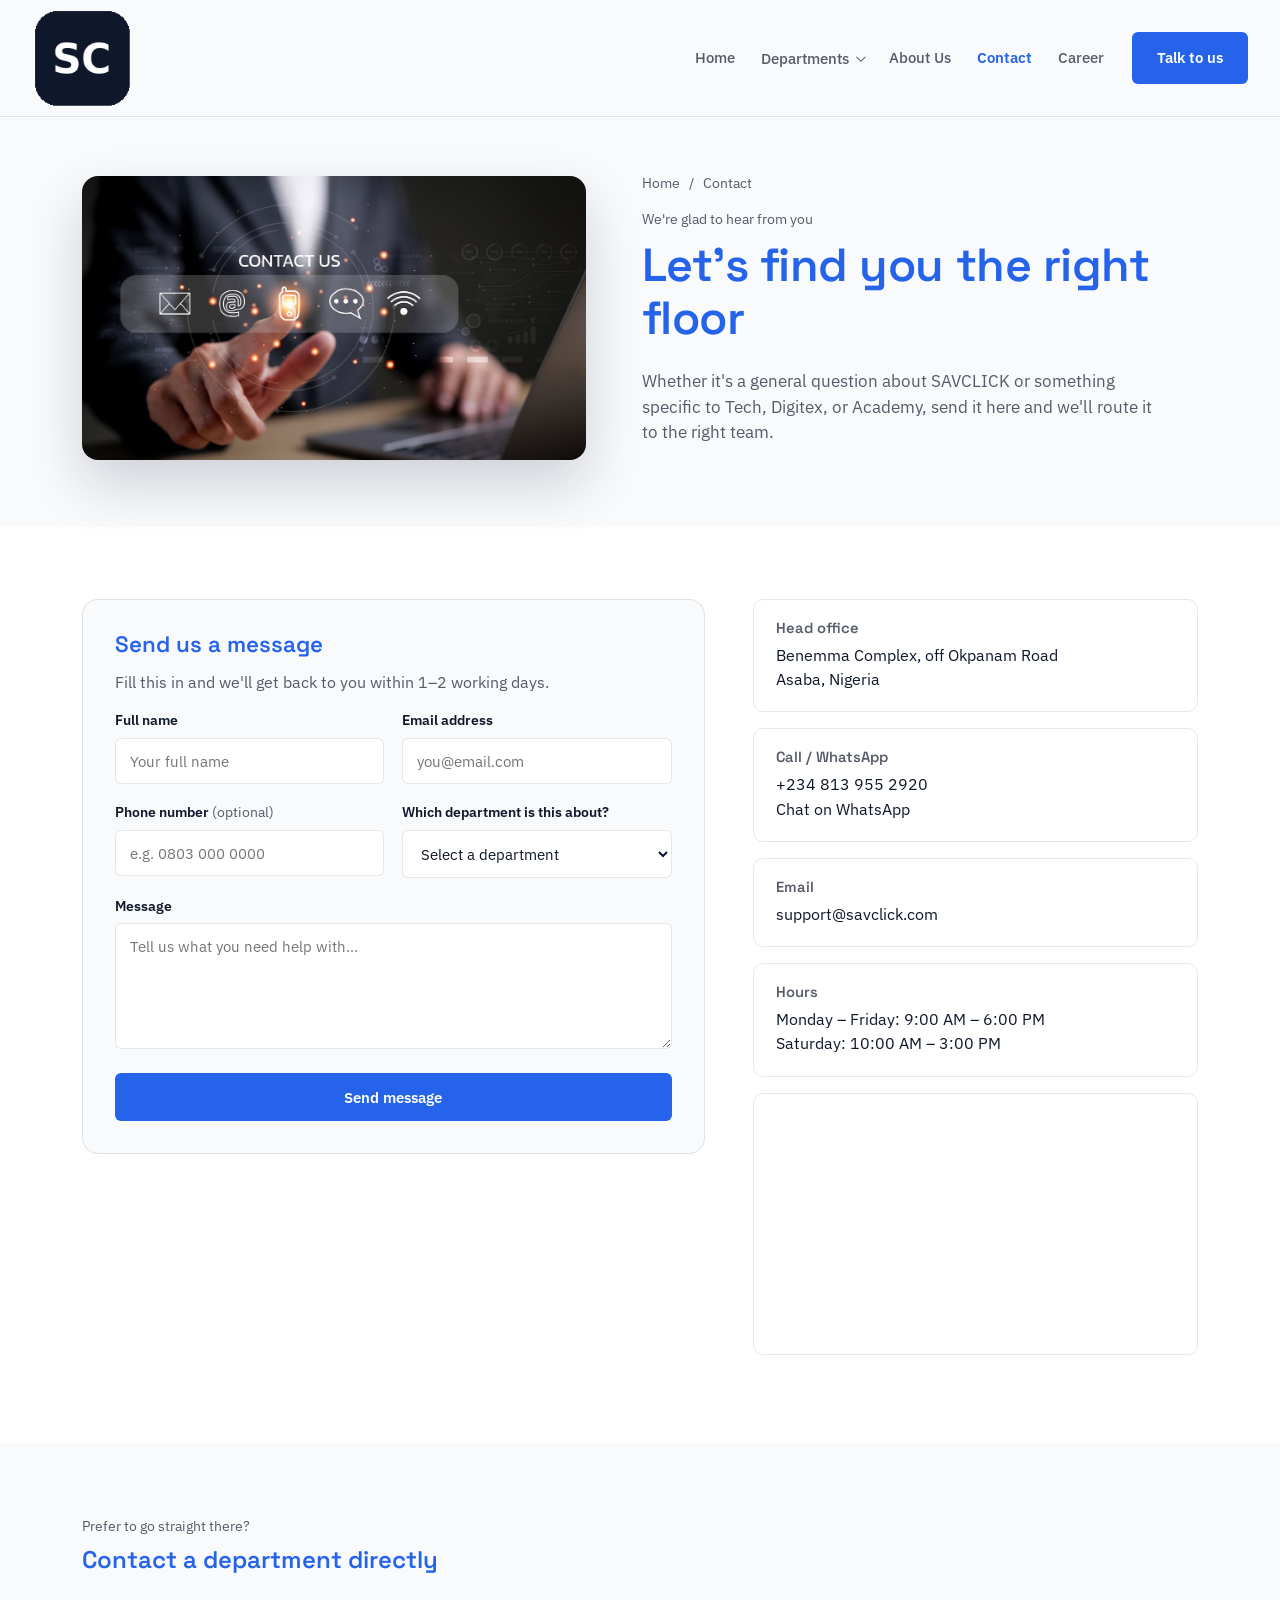
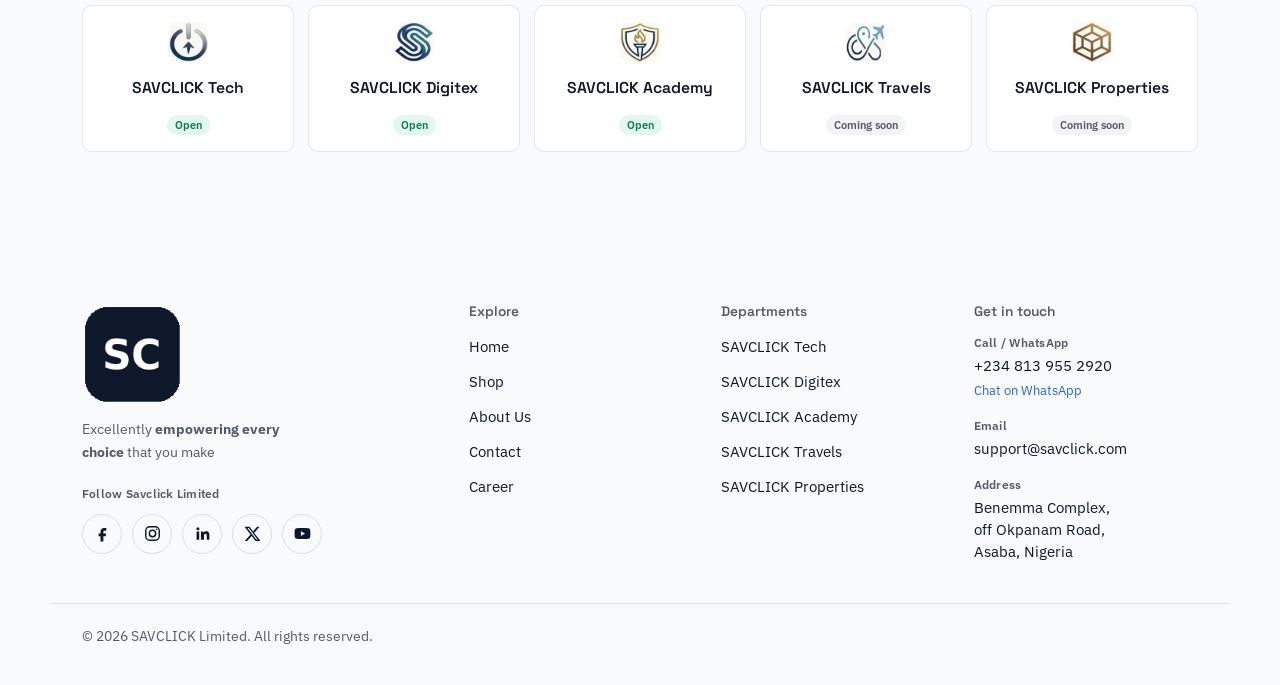
<file: contact.html>
<!DOCTYPE html>
<html lang="en">
<head>
<meta charset="UTF-8">
<meta name="viewport" content="width=device-width, initial-scale=1.0">
<title>Contact — SAVCLICK</title>
<meta name="description" content="Get in touch with SAVCLICK, or find the right department for what you need.">
<link rel="preconnect" href="https://fonts.googleapis.com">
<link rel="preconnect" href="https://fonts.gstatic.com" crossorigin>
<link href="https://fonts.googleapis.com/css2?family=Space+Grotesk:wght@500;600;700&family=IBM+Plex+Sans:wght@400;500;600&display=swap" rel="stylesheet">
<link rel="stylesheet" href="style.css">
</head>
<body>

<a class="skip-link" href="#main">Skip to content</a>

<!-- ============ HEADER ============ -->
<header class="site-header" id="siteHeader">
  <div class="container header-inner">

    <a href="index.html" class="logo" aria-label="SAVCLICK home">
      <img src="images/logo.png" alt="SAVCLICK logo" class="logo-img" width="40" height="40">
    </a>

    <nav class="main-nav" id="mainNav" aria-label="Primary">
      <div class="main-nav-head">
        <a href="index.html" class="logo">
          <img src="images/logo.png" alt="SAVCLICK logo" class="logo-img" width="34" height="34">
        </a>
        <button class="nav-close" id="navClose" aria-label="Close menu">×</button>
      </div>

      <ul>
        <li><a href="index.html" class="nav-link">Home</a></li>

        <li class="has-dropdown">
          <button class="nav-link dropdown-toggle" id="deptToggle" aria-expanded="false" aria-controls="deptMenu">
            Departments
            <span class="chev" aria-hidden="true"></span>
          </button>

          <div class="dropdown-menu" id="deptMenu">
            <p class="dropdown-title">Choose a department</p>

            <a class="dropdown-item" href="savclick-tech.html">
              <img src="images/savclickTech.jpeg" alt="" class="dropdown-icon">
              <span class="dropdown-text">
                <span class="dropdown-name">SAVCLICK Tech<span class="tag tag-open">Open</span></span>
                <span class="dropdown-desc">Logic board repair, Apple laptops, smart home automation</span>
              </span>
            </a>
            <div class="dropdown-sub" role="group" aria-label="SAVCLICK Tech">
              <a class="dropdown-subitem" href="savclick-tech.html">Macs Repair</a>
              <a class="dropdown-subitem" href="smart-home.html">Smart Home/Hotel Automation</a>
              <a class="dropdown-subitem" href="shop.html">Shop</a>
            </div>

            <a class="dropdown-item" href="savclick-digitex.html">
              <img src="images/savclickdigitex.jpeg" alt="" class="dropdown-icon">
              <span class="dropdown-text">
                <span class="dropdown-name">SAVCLICK Digitex<span class="tag tag-open">Open</span></span>
                <span class="dropdown-desc">Digital services and information hub</span>
              </span>
            </a>

            <a class="dropdown-item" href="savclick-academy.html">
              <img src="images/savclickacademy.jpeg" alt="" class="dropdown-icon">
              <span class="dropdown-text">
                <span class="dropdown-name">SAVCLICK Academy<span class="tag tag-open">Open</span></span>
                <span class="dropdown-desc">Training programs and reservations</span>
              </span>
            </a>

            <div class="dropdown-divider"></div>

            <a class="dropdown-item is-locked" href="#" data-construction="Travels">
              <img src="images/savclicktravels.jpeg" alt="" class="dropdown-icon">
              <span class="dropdown-text">
                <span class="dropdown-name">SAVCLICK Travels<span class="tag tag-soon">Coming soon</span></span>
                <span class="dropdown-desc">Opening after launch</span>
              </span>
            </a>

            <a class="dropdown-item is-locked" href="#" data-construction="Properties">
              <img src="images/savclickproperties.jpeg" alt="" class="dropdown-icon">
              <span class="dropdown-text">
                <span class="dropdown-name">SAVCLICK Properties<span class="tag tag-soon">Coming soon</span></span>
                <span class="dropdown-desc">Opening after launch</span>
              </span>
            </a>
          </div>
        </li>

        <li><a href="about.html" class="nav-link">About Us</a></li>
        <li><a href="contact.html" class="nav-link active">Contact</a></li>
        <li><a href="careers.html" class="nav-link">Career</a></li>
      </ul>

      <a href="contact.html" class="btn btn-primary btn-nav-mobile">Talk to us</a>
    </nav>

    <a href="contact.html" class="btn btn-primary btn-nav">Talk to us</a>

    <button class="menu-toggle" id="menuToggle" aria-label="Open menu" aria-expanded="false" aria-controls="mainNav">
      <span></span><span></span><span></span>
    </button>
  </div>
</header>

<div class="nav-scrim" id="navScrim"></div>

<main id="main">

  <!-- ============ PAGE HERO ============ -->
  <section class="page-hero">
    <div class="container page-hero-grid media-left">
      <div class="page-hero-media">
        <img src="images/contact.jpeg" alt="Hand tapping a Contact Us panel with email, phone, chat and Wi-Fi icons" class="page-hero-img" width="1200" height="675">
      </div>
      <div class="page-hero-copy">
        <p class="breadcrumb"><a href="index.html">Home</a> <span>/</span> Contact</p>
        <p class="eyebrow">We're glad to hear from you</p>
        <h1>Let's find you the right floor</h1>
        <p class="hero-sub">Whether it's a general question about SAVCLICK or something specific to Tech, Digitex, or Academy, send it here and we'll route it to the right team.</p>
      </div>
    </div>
  </section>

  <!-- ============ FORM + INFO ============ -->
  <section class="contact-main">
    <div class="container contact-grid">

      <!-- Form -->
      <div class="contact-form-card">
        <h2>Send us a message</h2>
        <p class="section-sub">Fill this in and we'll get back to you within 1–2 working days.</p>

        <form id="contactForm" novalidate>
          <div class="form-row">
            <div class="field">
              <label for="fullName">Full name</label>
              <input type="text" id="fullName" name="fullName" placeholder="Your full name" required>
              <span class="field-error" data-error-for="fullName">Please enter your name.</span>
            </div>
            <div class="field">
              <label for="email">Email address</label>
              <input type="email" id="email" name="email" placeholder="you@email.com" required>
              <span class="field-error" data-error-for="email">Please enter a valid email.</span>
            </div>
          </div>

          <div class="form-row">
            <div class="field">
              <label for="phone">Phone number <span class="optional">(optional)</span></label>
              <input type="tel" id="phone" name="phone" placeholder="e.g. 0803 000 0000">
            </div>
            <div class="field">
              <label for="department">Which department is this about?</label>
              <select id="department" name="department" required>
                <option value="" disabled selected>Select a department</option>
                <option value="General">General / Not sure</option>
                <option value="Tech">SAVCLICK Tech</option>
                <option value="Digitex">SAVCLICK Digitex</option>
                <option value="Academy">SAVCLICK Academy</option>
                <option value="Travels">SAVCLICK Travels</option>
                <option value="Properties">SAVCLICK Properties</option>
              </select>
              <span class="field-error" data-error-for="department">Please select a department.</span>
            </div>
          </div>

          <div class="field">
            <label for="message">Message</label>
            <textarea id="message" name="message" rows="5" placeholder="Tell us what you need help with..." required></textarea>
            <span class="field-error" data-error-for="message">Please enter a message.</span>
          </div>

          <input type="text" name="_honey" class="hp-field" tabindex="-1" autocomplete="off" aria-hidden="true">

          <button type="submit" class="btn btn-primary btn-submit">Send message</button>
          <p class="form-send-error" id="formSendError" role="alert" hidden>Sorry, your message couldn't be sent. Please try again, or reach us on <a href="https://wa.me/2348139552920" target="_blank" rel="noopener">WhatsApp</a> or at <a href="mailto:support@savclick.com">support@savclick.com</a>.</p>
        </form>

        <div class="form-success" id="formSuccess" hidden>
          <span class="success-icon">✓</span>
          <h3>Message sent</h3>
          <p>Thanks for reaching out. We've received your message and will get back to you within 1–2 working days.</p>
          <button class="btn btn-ghost" id="formReset">Send another message</button>
        </div>
      </div>

      <!-- Info -->
      <aside class="contact-info">
        <div class="info-card">
          <h3>Head office</h3>
          <p>Benemma Complex, off Okpanam Road<br>Asaba, Nigeria</p>
        </div>
        <div class="info-card">
          <h3>Call / WhatsApp</h3>
          <p><a href="tel:+2348139552920">+234 813 955 2920</a><br><a href="https://wa.me/2348139552920" target="_blank" rel="noopener">Chat on WhatsApp</a></p>
        </div>
        <div class="info-card">
          <h3>Email</h3>
          <p><a href="mailto:support@savclick.com">support@savclick.com</a></p>
        </div>
        <div class="info-card">
          <h3>Hours</h3>
          <p>Monday – Friday: 9:00 AM – 6:00 PM<br>Saturday: 10:00 AM – 3:00 PM</p>
        </div>

        <div class="map-wrap">
          <iframe class="map-frame" src="https://maps.google.com/maps?q=Benemma+Complex,+Okpanam+Road,+Asaba,+Nigeria&amp;z=15&amp;output=embed" title="Map: Benemma Complex, off Okpanam Road, Asaba" loading="lazy" referrerpolicy="no-referrer-when-downgrade"></iframe>
        </div>
      </aside>

    </div>
  </section>

  <!-- ============ QUICK LINKS TO DEPARTMENTS ============ -->
  <section class="quick-links">
    <div class="container">
      <p class="eyebrow">Prefer to go straight there?</p>
      <h2>Contact a department directly</h2>

      <div class="quick-grid">
        <a class="quick-card" href="savclick-tech.html">
          <img src="images/savclickTech.jpeg" alt="" class="quick-icon">
          <span class="quick-name">SAVCLICK Tech</span>
          <span class="tag tag-open">Open</span>
        </a>
        <a class="quick-card" href="savclick-digitex.html">
          <img src="images/savclickdigitex.jpeg" alt="" class="quick-icon">
          <span class="quick-name">SAVCLICK Digitex</span>
          <span class="tag tag-open">Open</span>
        </a>
        <a class="quick-card" href="savclick-academy.html">
          <img src="images/savclickacademy.jpeg" alt="" class="quick-icon">
          <span class="quick-name">SAVCLICK Academy</span>
          <span class="tag tag-open">Open</span>
        </a>
        <a class="quick-card is-locked" href="#" data-construction="Travels">
          <img src="images/savclicktravels.jpeg" alt="" class="quick-icon">
          <span class="quick-name">SAVCLICK Travels</span>
          <span class="tag tag-soon">Coming soon</span>
        </a>
        <a class="quick-card is-locked" href="#" data-construction="Properties">
          <img src="images/savclickproperties.jpeg" alt="" class="quick-icon">
          <span class="quick-name">SAVCLICK Properties</span>
          <span class="tag tag-soon">Coming soon</span>
        </a>
      </div>
    </div>
  </section>

</main>

<!-- ============ FOOTER ============ -->
<footer class="site-footer">
  <div class="container footer-grid">
    <div class="footer-brand">
      <a href="index.html" class="logo">
        <img src="images/logo.png" alt="SAVCLICK logo" class="logo-img" width="100" height="100">
      </a>
      <p>Excellently <b>empowering every choice</b> that you make</p>
      <div class="footer-social">
        <p class="footer-label">Follow Savclick Limited</p>
        <ul>
          <li><a href="https://www.facebook.com/share/18RCKYT39h/" target="_blank" rel="noopener" aria-label="SAVCLICK Limited on Facebook" title="Facebook"><svg viewBox="0 0 24 24" fill="none" stroke="currentColor" stroke-width="1.8" aria-hidden="true"><path fill="currentColor" stroke="none" d="M14 8.5h2.8V5H14c-2.6 0-4.5 2-4.5 4.6V12H7v3.5h2.5V22h3.6v-6.5h2.9l.6-3.5h-3.5V9.8c0-.8.4-1.3 1.2-1.3Z"/></svg></a></li>
          <li><a href="https://www.instagram.com/_savclick/" target="_blank" rel="noopener" aria-label="SAVCLICK Limited on Instagram" title="Instagram"><svg viewBox="0 0 24 24" fill="none" stroke="currentColor" stroke-width="1.8" aria-hidden="true"><rect x="3.5" y="3.5" width="17" height="17" rx="5"/><circle cx="12" cy="12" r="4"/><circle cx="17.3" cy="6.7" r="1" fill="currentColor" stroke="none"/></svg></a></li>
          <li><a href="https://www.linkedin.com/company/savclick/" target="_blank" rel="noopener" aria-label="SAVCLICK Limited on LinkedIn" title="LinkedIn"><svg viewBox="0 0 24 24" fill="none" stroke="currentColor" stroke-width="1.8" aria-hidden="true"><path fill="currentColor" stroke="none" d="M4.5 9.5h3.3V20H4.5zM6.2 4a1.9 1.9 0 1 1 0 3.8 1.9 1.9 0 0 1 0-3.8ZM10 9.5h3.2v1.5h.1c.5-.9 1.6-1.8 3.3-1.8 3.5 0 4.1 2.3 4.1 5.2V20h-3.3v-4.9c0-1.2 0-2.7-1.6-2.7-1.7 0-1.9 1.3-1.9 2.6v5H10Z"/></svg></a></li>
          <li><a href="https://x.com/savclick" target="_blank" rel="noopener" aria-label="SAVCLICK Limited on X" title="X"><svg viewBox="0 0 24 24" fill="none" stroke="currentColor" stroke-width="1.8" aria-hidden="true"><path fill="currentColor" stroke="none" d="M17.8 3.5h3.1l-6.8 7.8 8 10.2h-6.3l-4.9-6.4-5.6 6.4H2.2l7.3-8.3L1.9 3.5h6.4l4.4 5.9Zm-1.1 16.2h1.7L7.4 5.2H5.6Z"/></svg></a></li>
          <li><a href="https://www.youtube.com/@savclickchannel2860" target="_blank" rel="noopener" aria-label="SAVCLICK Limited on YouTube" title="YouTube"><svg viewBox="0 0 24 24" fill="none" stroke="currentColor" stroke-width="1.8" aria-hidden="true"><path fill="currentColor" stroke="none" d="M21.6 7.2a2.6 2.6 0 0 0-1.8-1.8C18.2 5 12 5 12 5s-6.2 0-7.8.4a2.6 2.6 0 0 0-1.8 1.8C2 8.8 2 12 2 12s0 3.2.4 4.8a2.6 2.6 0 0 0 1.8 1.8c1.6.4 7.8.4 7.8.4s6.2 0 7.8-.4a2.6 2.6 0 0 0 1.8-1.8c.4-1.6.4-4.8.4-4.8s0-3.2-.4-4.8ZM10 15V9l5.2 3Z"/></svg></a></li>
        </ul>
      </div>
    </div>

    <div class="footer-col">
      <h4>Explore</h4>
      <ul>
        <li><a href="index.html">Home</a></li>
        <li><a href="shop.html">Shop</a></li>
        <li><a href="about.html">About Us</a></li>
        <li><a href="contact.html">Contact</a></li>
      <li><a href="careers.html">Career</a></li>
      </ul>
    </div>

    <div class="footer-col">
      <h4>Departments</h4>
      <ul>
        <li><a href="savclick-tech.html">SAVCLICK Tech</a></li>
        <li><a href="savclick-digitex.html">SAVCLICK Digitex</a></li>
        <li><a href="savclick-academy.html">SAVCLICK Academy</a></li>
        <li><a href="#" data-construction="Travels">SAVCLICK Travels</a></li>
        <li><a href="#" data-construction="Properties">SAVCLICK Properties</a></li>
      </ul>
    </div>

    <div class="footer-col">
      <h4>Get in touch</h4>
      <ul class="footer-contact">
        <li>
          <span class="footer-label">Call / WhatsApp</span>
          <a href="tel:+2348139552920">+234 813 955 2920</a>
          <a href="https://wa.me/2348139552920" target="_blank" rel="noopener" class="footer-sub">Chat on WhatsApp</a>
        </li>
        <li>
          <span class="footer-label">Email</span>
          <a href="mailto:support@savclick.com">support@savclick.com</a>
        </li>
        <li>
          <span class="footer-label">Address</span>
          <a href="https://www.google.com/maps/search/?api=1&amp;query=Benemma+Complex+Okpanam+Road+Asaba+Nigeria" target="_blank" rel="noopener"><address>Benemma Complex,<br>off Okpanam Road,<br>Asaba, Nigeria</address></a>
        </li>
      </ul>
    </div>
  </div>
  <div class="container footer-bottom">
    <p>© <span id="year"></span> SAVCLICK Limited. All rights reserved.</p>
  </div>
</footer>

<!-- ============ CONSTRUCTION MODAL ============ -->
<div class="modal-overlay" id="modalOverlay">
  <div class="modal" role="dialog" aria-modal="true" aria-labelledby="modalTitle">
    <button class="modal-close" id="modalClose" aria-label="Close">×</button>
    <span class="modal-icon">🚧</span>
    <h3 id="modalTitle">SAVCLICK <span id="modalDept"></span> is under construction</h3>
    <p>This department hasn't opened yet. We're building it as our next project after launch, check back soon.</p>
    <button class="btn btn-primary" id="modalOk">Got it</button>
  </div>
</div>

<script src="script.js"></script>
</body>
</html>
</file>
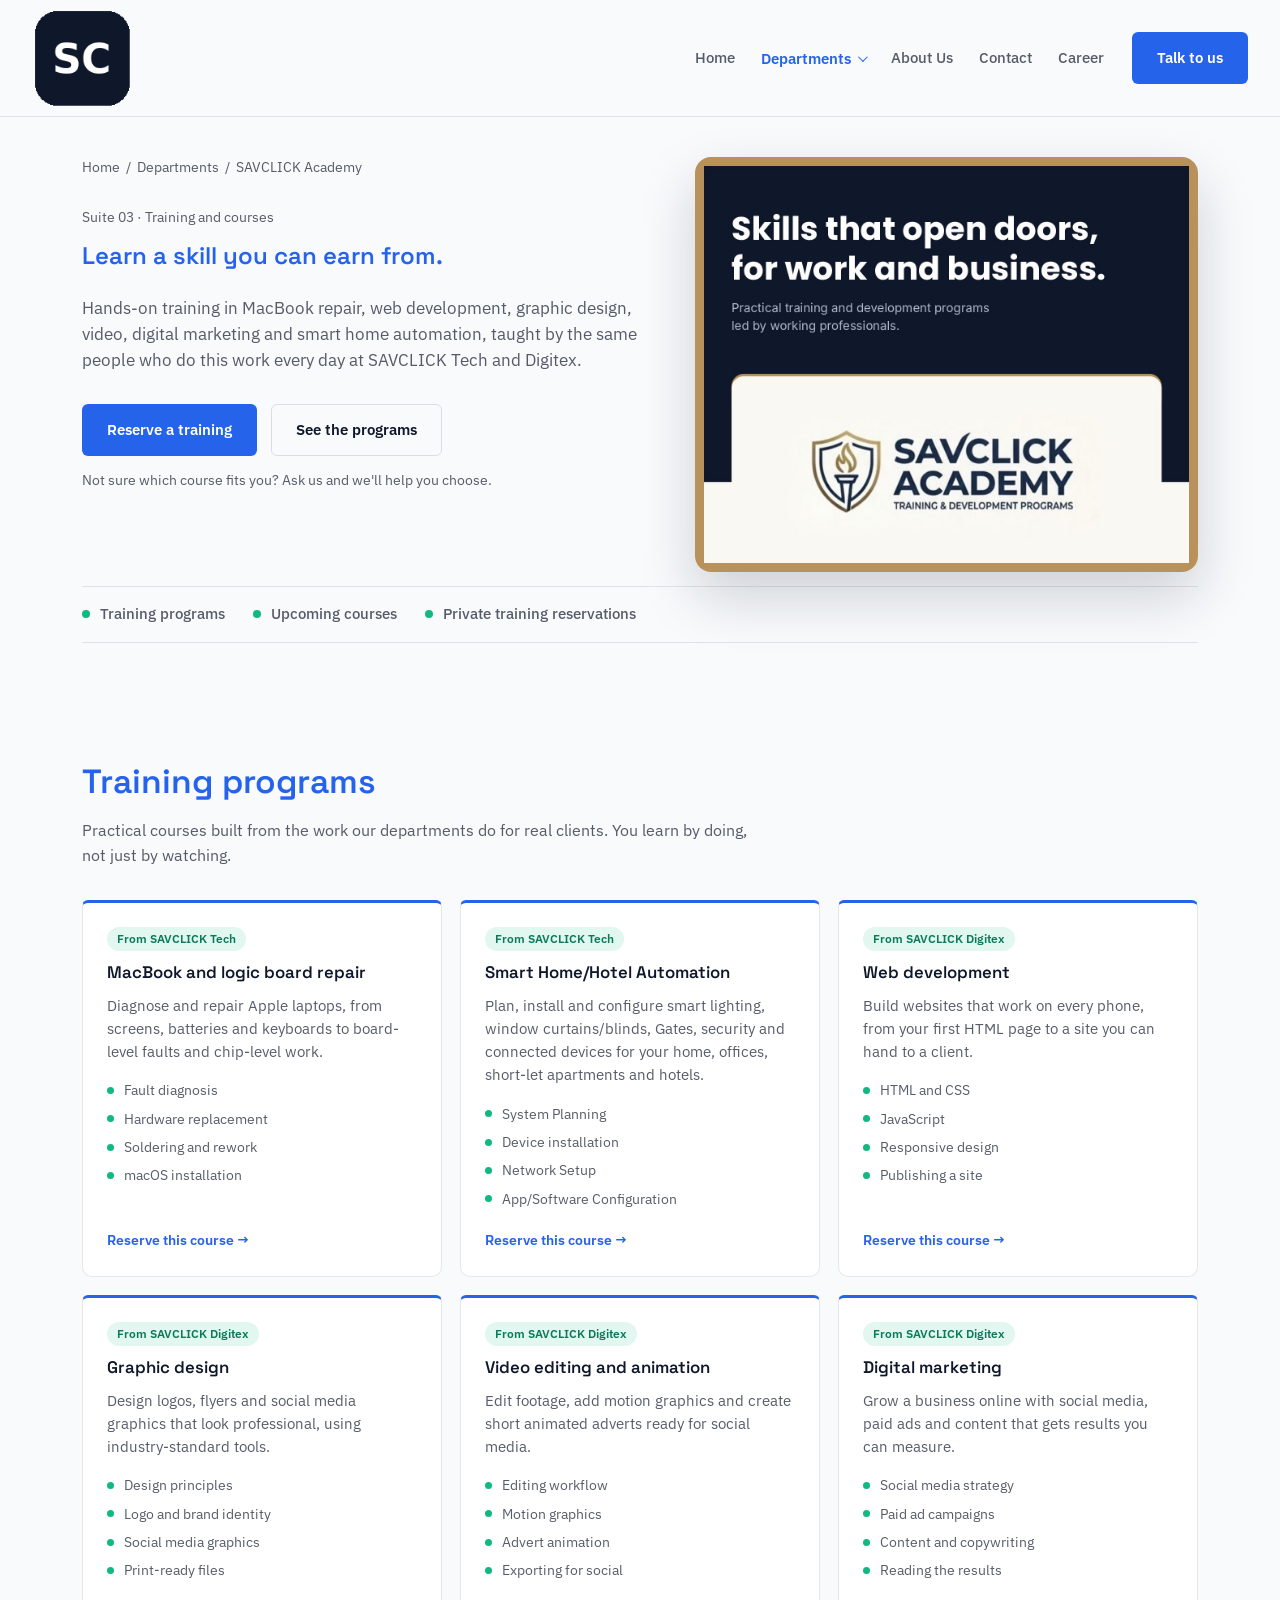
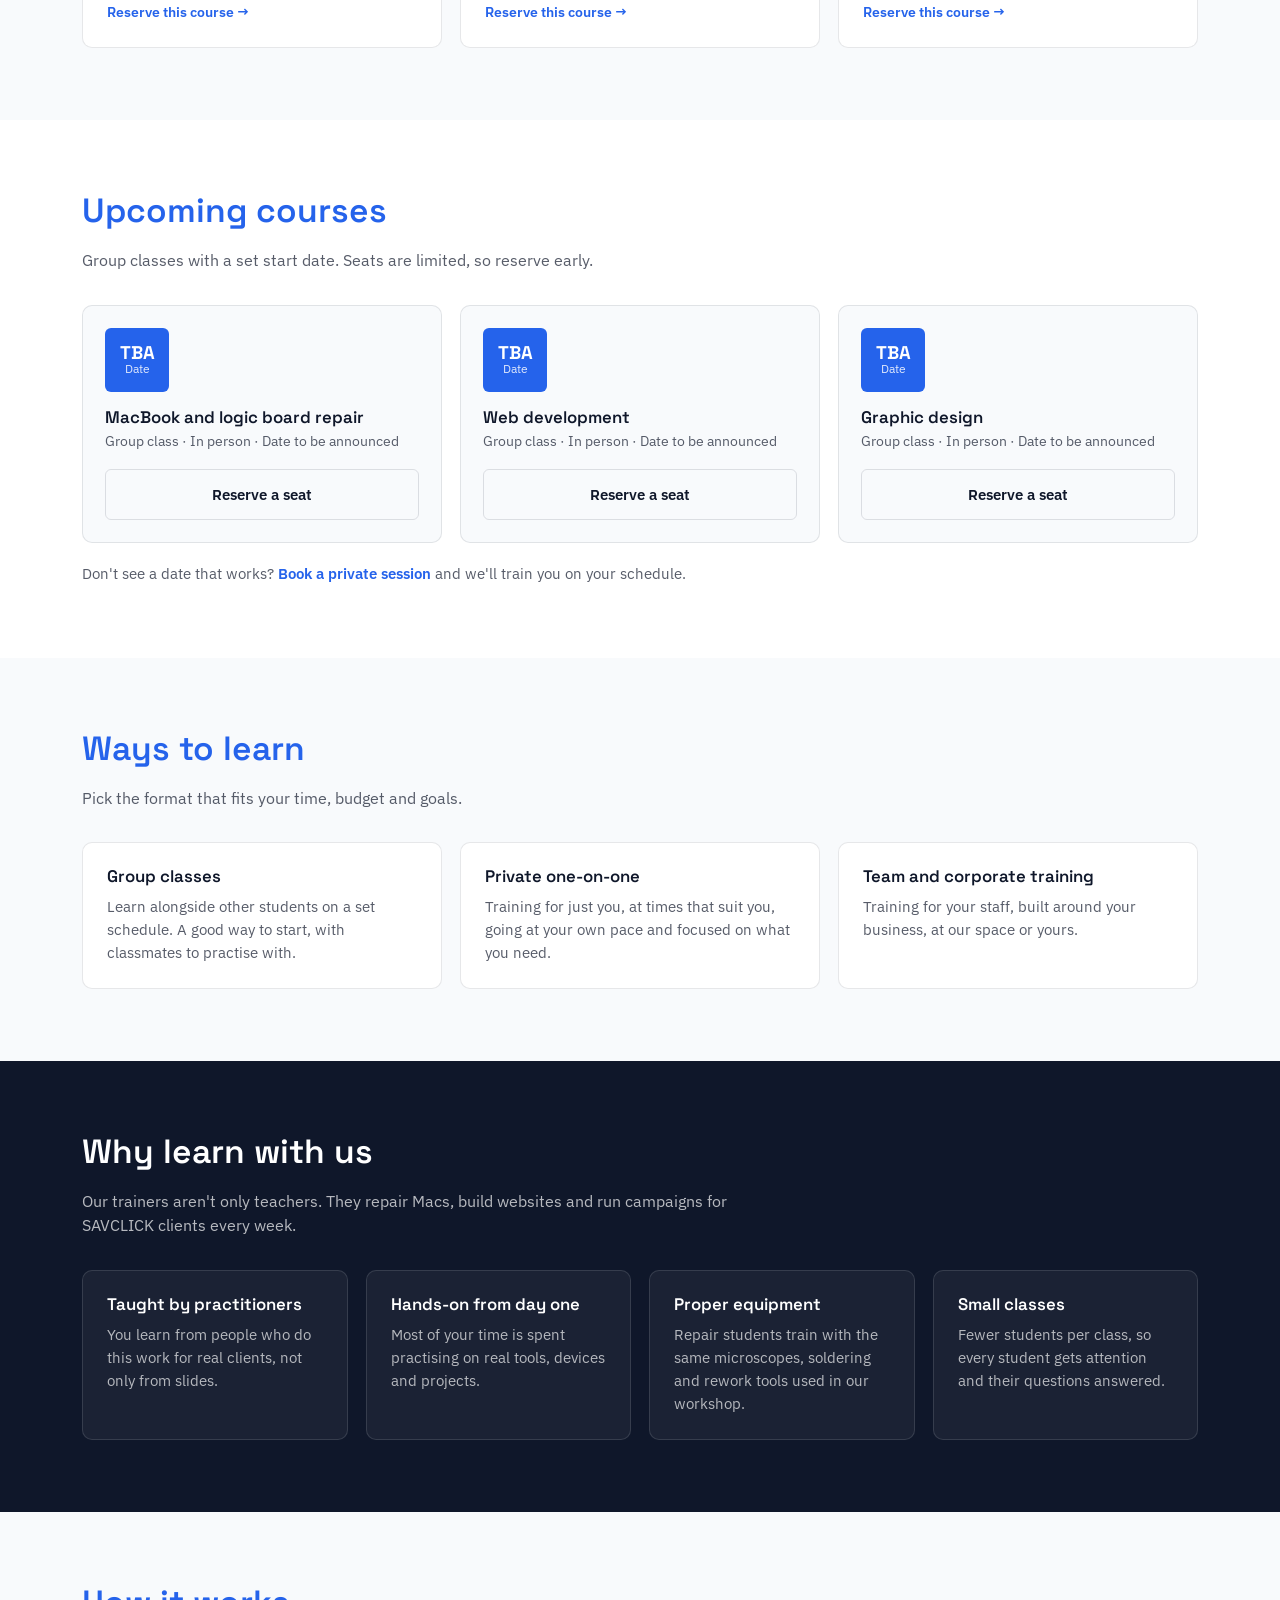
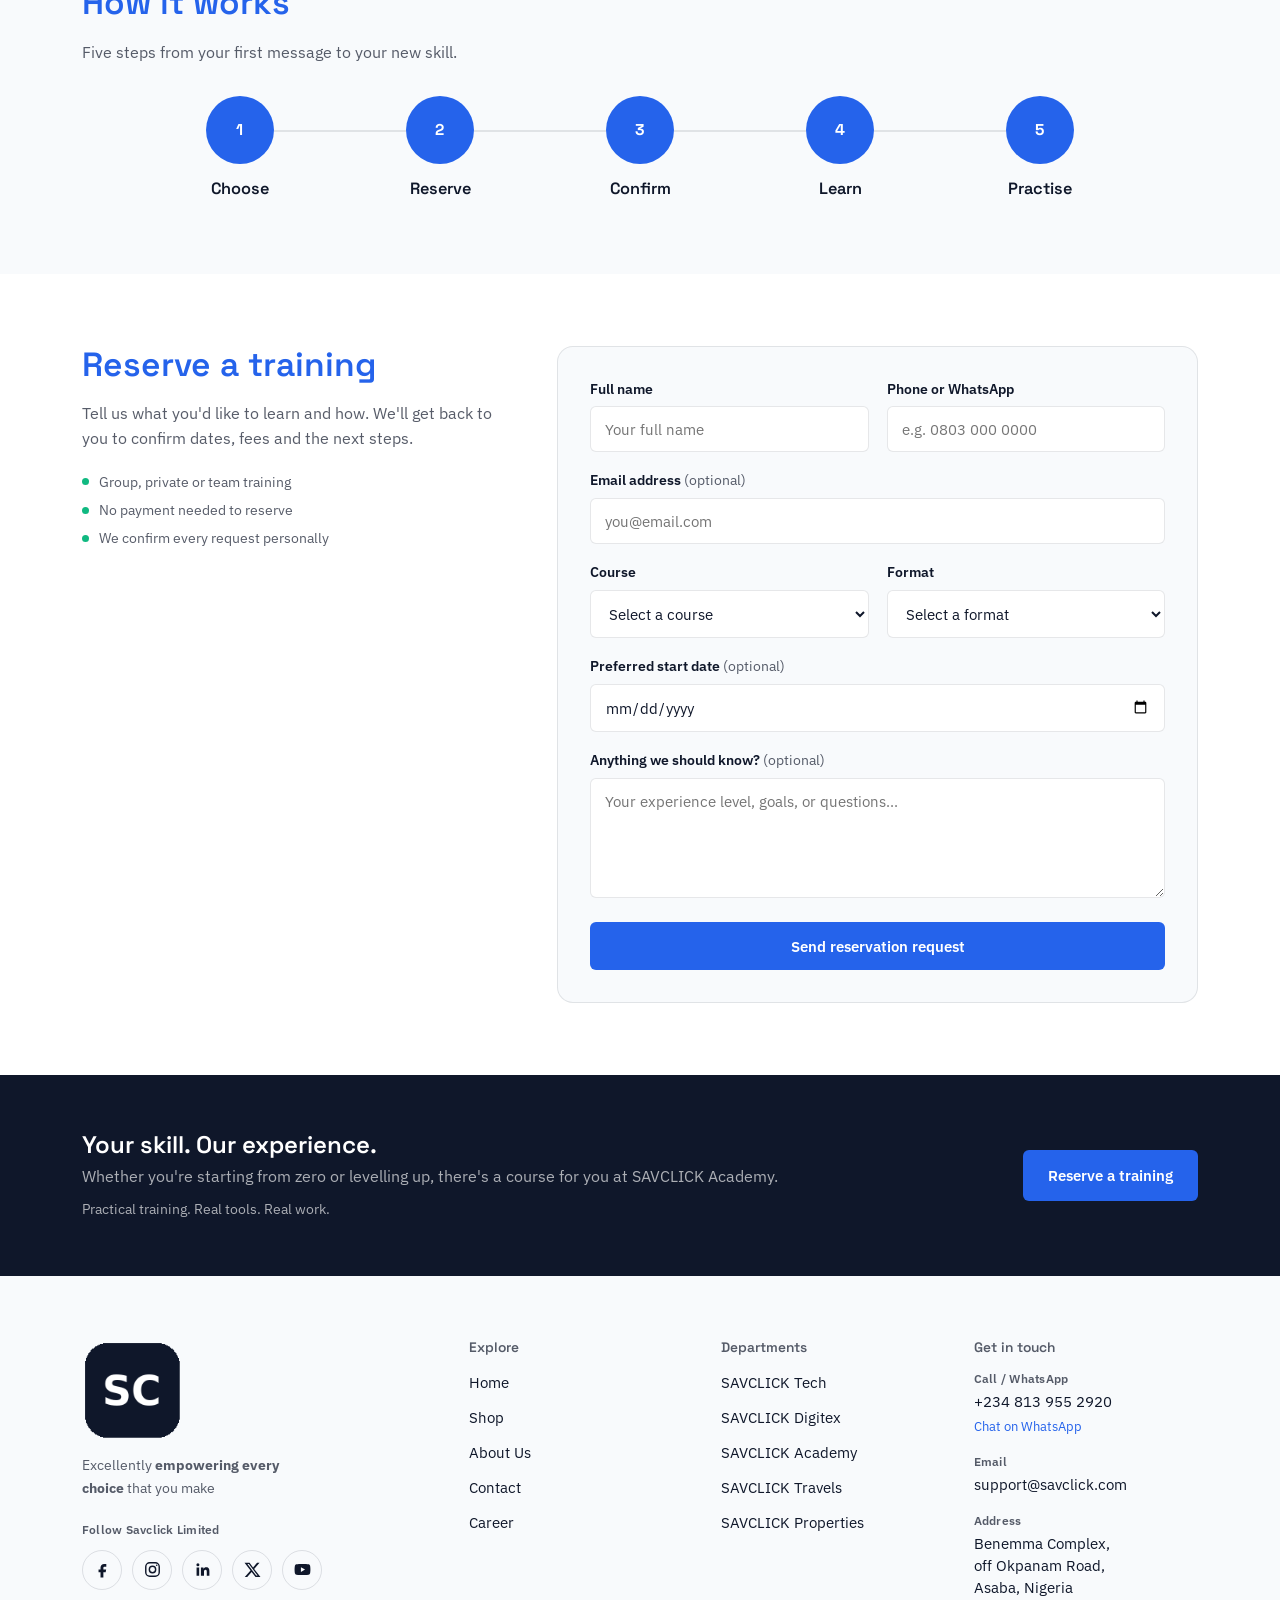
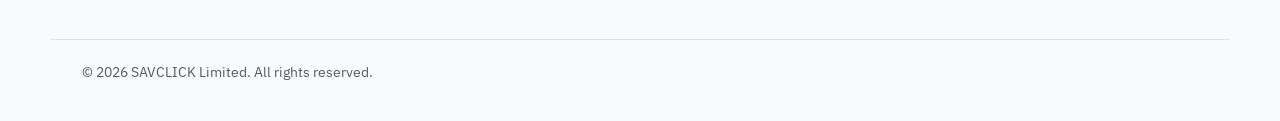
<file: savclick-academy.html>
<!DOCTYPE html>
<html lang="en">
<head>
<meta charset="UTF-8">
<meta name="viewport" content="width=device-width, initial-scale=1.0">
<title>SAVCLICK Academy — Repair, Web, Design and Digital Skills Training</title>
<meta name="description" content="SAVCLICK Academy: hands-on training in MacBook repair, smart home automation, web development, graphic design, video and digital marketing. Group, private and team courses.">
<link rel="preconnect" href="https://fonts.googleapis.com">
<link rel="preconnect" href="https://fonts.gstatic.com" crossorigin>
<link href="https://fonts.googleapis.com/css2?family=Space+Grotesk:wght@500;600;700&family=IBM+Plex+Sans:wght@400;500;600&display=swap" rel="stylesheet">
<link rel="stylesheet" href="style.css">
<link rel="stylesheet" href="tech.css">
<link rel="stylesheet" href="academy.css">
</head>
<body>

<a class="skip-link" href="#main">Skip to content</a>

<!-- ============ HEADER ============ -->
<header class="site-header" id="siteHeader">
  <div class="container header-inner">

    <a href="index.html" class="logo" aria-label="SAVCLICK home">
      <img src="images/logo.png" alt="SAVCLICK logo" class="logo-img" width="40" height="40">
    </a>

    <nav class="main-nav" id="mainNav" aria-label="Primary">
      <div class="main-nav-head">
        <a href="index.html" class="logo">
          <img src="images/logo.png" alt="SAVCLICK logo" class="logo-img" width="34" height="34">
        </a>
        <button class="nav-close" id="navClose" aria-label="Close menu">×</button>
      </div>

      <ul>
        <li><a href="index.html" class="nav-link">Home</a></li>

        <li class="has-dropdown">
          <button class="nav-link dropdown-toggle active" id="deptToggle" aria-expanded="false" aria-controls="deptMenu">
            Departments
            <span class="chev" aria-hidden="true"></span>
          </button>

          <div class="dropdown-menu" id="deptMenu">
            <p class="dropdown-title">Choose a department</p>

            <a class="dropdown-item" href="savclick-tech.html">
              <img src="images/savclickTech.jpeg" alt="" class="dropdown-icon">
              <span class="dropdown-text">
                <span class="dropdown-name">SAVCLICK Tech<span class="tag tag-open">Open</span></span>
                <span class="dropdown-desc">Logic board repair, Apple laptops, smart home automation</span>
              </span>
            </a>
            <div class="dropdown-sub" role="group" aria-label="SAVCLICK Tech">
              <a class="dropdown-subitem" href="savclick-tech.html">Macs Repair</a>
              <a class="dropdown-subitem" href="smart-home.html">Smart Home/Hotel Automation</a>
              <a class="dropdown-subitem" href="shop.html">Shop</a>
            </div>

            <a class="dropdown-item" href="savclick-digitex.html">
              <img src="images/savclickdigitex.jpeg" alt="" class="dropdown-icon">
              <span class="dropdown-text">
                <span class="dropdown-name">SAVCLICK Digitex<span class="tag tag-open">Open</span></span>
                <span class="dropdown-desc">Digital services and information hub</span>
              </span>
            </a>

            <a class="dropdown-item" href="savclick-academy.html" aria-current="page">
              <img src="images/savclickacademy.jpeg" alt="" class="dropdown-icon">
              <span class="dropdown-text">
                <span class="dropdown-name">SAVCLICK Academy<span class="tag tag-open">Open</span></span>
                <span class="dropdown-desc">Training programs and reservations</span>
              </span>
            </a>

            <div class="dropdown-divider"></div>

            <a class="dropdown-item is-locked" href="#" data-construction="Travels">
              <img src="images/savclicktravels.jpeg" alt="" class="dropdown-icon">
              <span class="dropdown-text">
                <span class="dropdown-name">SAVCLICK Travels<span class="tag tag-soon">Coming soon</span></span>
                <span class="dropdown-desc">Opening after launch</span>
              </span>
            </a>

            <a class="dropdown-item is-locked" href="#" data-construction="Properties">
              <img src="images/savclickproperties.jpeg" alt="" class="dropdown-icon">
              <span class="dropdown-text">
                <span class="dropdown-name">SAVCLICK Properties<span class="tag tag-soon">Coming soon</span></span>
                <span class="dropdown-desc">Opening after launch</span>
              </span>
            </a>
          </div>
        </li>

        <li><a href="about.html" class="nav-link">About Us</a></li>
        <li><a href="contact.html" class="nav-link">Contact</a></li>
        <li><a href="careers.html" class="nav-link">Career</a></li>
      </ul>

      <a href="contact.html" class="btn btn-primary btn-nav-mobile">Talk to us</a>
    </nav>

    <a href="contact.html" class="btn btn-primary btn-nav">Talk to us</a>

    <button class="menu-toggle" id="menuToggle" aria-label="Open menu" aria-expanded="false" aria-controls="mainNav">
      <span></span><span></span><span></span>
    </button>
  </div>
</header>

<div class="nav-scrim" id="navScrim"></div>

<main id="main">

  <!-- ============ HERO ============ -->
  <section class="tech-hero">
    <div class="container tech-hero-grid">

      <nav class="breadcrumb area-crumb" aria-label="Breadcrumb">
        <a href="index.html">Home</a><span>/</span><a href="index.html#directory">Departments</a><span>/</span>SAVCLICK Academy
      </nav>

      <p class="eyebrow area-eyebrow">Suite 03 · Training and courses</p>

      <h1 class="area-title">Learn a skill you can earn from.</h1>

      <p class="hero-sub area-lead">Hands-on training in MacBook repair, web development, graphic design, video, digital marketing and smart home automation, taught by the same people who do this work every day at SAVCLICK Tech and Digitex.</p>

      <div class="area-media">
        <img src="images/academy-banner.jpeg" alt="SAVCLICK Academy: Skills that open doors, for work and business. Training and development programs." class="page-hero-img" width="1240" height="1022">
      </div>

      <ul class="tech-suites-list area-suites" aria-label="Everything under SAVCLICK Academy">
        <li>Training programs</li>
        <li>Upcoming courses</li>
        <li>Private training reservations</li>
      </ul>

      <p class="hero-note area-note">Not sure which course fits you? Ask us and we'll help you choose.</p>

      <div class="hero-actions area-actions">
        <a href="#reserve" class="btn btn-primary">Reserve a training</a>
        <a href="#programs" class="btn btn-ghost">See the programs</a>
      </div>

    </div>
  </section>

  <!-- ============ PROGRAMS ============ -->
  <section class="t-section" id="programs">
    <div class="container">
      <div class="t-head">
        <h2>Training programs</h2>
        <p>Practical courses built from the work our departments do for real clients. You learn by doing, not just by watching.</p>
      </div>
      <div class="t-grid cols-3">

        <article class="t-card offer-card ac-program">
          <span class="ac-tag">From SAVCLICK Tech</span>
          <h3>MacBook and logic board repair</h3>
          <p>Diagnose and repair Apple laptops, from screens, batteries and keyboards to board-level faults and chip-level work.</p>
          <ul class="ac-points">
            <li>Fault diagnosis</li>
            <li>Hardware replacement</li>
            <li>Soldering and rework</li>
            <li>macOS installation</li>
          </ul>
          <a href="#reserve" class="pf-jump" data-course="MacBook and logic board repair">Reserve this course →</a>
        </article>

        <article class="t-card offer-card ac-program">
          <span class="ac-tag">From SAVCLICK Tech</span>
          <h3>Smart Home/Hotel Automation</h3>
          <p>Plan, install and configure smart lighting, window curtains/blinds, Gates, security and connected devices for your home, offices, short-let apartments and hotels.</p>
          <ul class="ac-points">
            <li>System Planning</li>
            <li>Device installation</li>
            <li>Network Setup</li>
            <li>App/Software Configuration</li>
          </ul>
          <a href="#reserve" class="pf-jump" data-course="Smart Home/Hotel Automation">Reserve this course →</a>
        </article>

        <article class="t-card offer-card ac-program">
          <span class="ac-tag">From SAVCLICK Digitex</span>
          <h3>Web development</h3>
          <p>Build websites that work on every phone, from your first HTML page to a site you can hand to a client.</p>
          <ul class="ac-points">
            <li>HTML and CSS</li>
            <li>JavaScript</li>
            <li>Responsive design</li>
            <li>Publishing a site</li>
          </ul>
          <a href="#reserve" class="pf-jump" data-course="Web development">Reserve this course →</a>
        </article>

        <article class="t-card offer-card ac-program">
          <span class="ac-tag">From SAVCLICK Digitex</span>
          <h3>Graphic design</h3>
          <p>Design logos, flyers and social media graphics that look professional, using industry-standard tools.</p>
          <ul class="ac-points">
            <li>Design principles</li>
            <li>Logo and brand identity</li>
            <li>Social media graphics</li>
            <li>Print-ready files</li>
          </ul>
          <a href="#reserve" class="pf-jump" data-course="Graphic design">Reserve this course →</a>
        </article>

        <article class="t-card offer-card ac-program">
          <span class="ac-tag">From SAVCLICK Digitex</span>
          <h3>Video editing and animation</h3>
          <p>Edit footage, add motion graphics and create short animated adverts ready for social media.</p>
          <ul class="ac-points">
            <li>Editing workflow</li>
            <li>Motion graphics</li>
            <li>Advert animation</li>
            <li>Exporting for social</li>
          </ul>
          <a href="#reserve" class="pf-jump" data-course="Video editing and animation">Reserve this course →</a>
        </article>

        <article class="t-card offer-card ac-program">
          <span class="ac-tag">From SAVCLICK Digitex</span>
          <h3>Digital marketing</h3>
          <p>Grow a business online with social media, paid ads and content that gets results you can measure.</p>
          <ul class="ac-points">
            <li>Social media strategy</li>
            <li>Paid ad campaigns</li>
            <li>Content and copywriting</li>
            <li>Reading the results</li>
          </ul>
          <a href="#reserve" class="pf-jump" data-course="Digital marketing">Reserve this course →</a>
        </article>

      </div>
    </div>
  </section>

  <!-- ============ UPCOMING COURSES ============
       To add a course: copy one <article class="course-row">. Put the day and
       month in .course-date, the course in <h3>, and the details in .course-meta.
       Keep data-course matching one of the options in the reservation form. -->
  <section class="t-section alt" id="upcoming">
    <div class="container">
      <div class="t-head">
        <h2>Upcoming courses</h2>
        <p>Group classes with a set start date. Seats are limited, so reserve early.</p>
      </div>

      <div class="course-list">

        <article class="course-row">
          <div class="course-date"><span class="course-day">TBA</span><span class="course-month">Date</span></div>
          <div class="course-info">
            <h3>MacBook and logic board repair</h3>
            <p class="course-meta">Group class · In person · Date to be announced</p>
          </div>
          <a href="#reserve" class="btn btn-ghost" data-course="MacBook and logic board repair">Reserve a seat</a>
        </article>

        <article class="course-row">
          <div class="course-date"><span class="course-day">TBA</span><span class="course-month">Date</span></div>
          <div class="course-info">
            <h3>Web development</h3>
            <p class="course-meta">Group class · In person · Date to be announced</p>
          </div>
          <a href="#reserve" class="btn btn-ghost" data-course="Web development">Reserve a seat</a>
        </article>

        <article class="course-row">
          <div class="course-date"><span class="course-day">TBA</span><span class="course-month">Date</span></div>
          <div class="course-info">
            <h3>Graphic design</h3>
            <p class="course-meta">Group class · In person · Date to be announced</p>
          </div>
          <a href="#reserve" class="btn btn-ghost" data-course="Graphic design">Reserve a seat</a>
        </article>

      </div>

      <p class="course-note">Don't see a date that works? <a href="#reserve">Book a private session</a> and we'll train you on your schedule.</p>
    </div>
  </section>

  <!-- ============ WAYS TO LEARN ============ -->
  <section class="t-section" id="formats">
    <div class="container">
      <div class="t-head">
        <h2>Ways to learn</h2>
        <p>Pick the format that fits your time, budget and goals.</p>
      </div>
      <div class="t-grid cols-3">
        <div class="t-card">
          <h3>Group classes</h3>
          <p>Learn alongside other students on a set schedule. A good way to start, with classmates to practise with.</p>
        </div>
        <div class="t-card">
          <h3>Private one-on-one</h3>
          <p>Training for just you, at times that suit you, going at your own pace and focused on what you need.</p>
        </div>
        <div class="t-card">
          <h3>Team and corporate training</h3>
          <p>Training for your staff, built around your business, at our space or yours.</p>
        </div>
      </div>
    </div>
  </section>

  <!-- ============ WHY ============ -->
  <section class="t-section board-feature" id="why">
    <div class="container">
      <div class="t-head">
        <h2>Why learn with us</h2>
        <p>Our trainers aren't only teachers. They repair Macs, build websites and run campaigns for SAVCLICK clients every week.</p>
      </div>
      <div class="t-grid cols-4">
        <div class="t-card">
          <h3>Taught by practitioners</h3>
          <p>You learn from people who do this work for real clients, not only from slides.</p>
        </div>
        <div class="t-card">
          <h3>Hands-on from day one</h3>
          <p>Most of your time is spent practising on real tools, devices and projects.</p>
        </div>
        <div class="t-card">
          <h3>Proper equipment</h3>
          <p>Repair students train with the same microscopes, soldering and rework tools used in our workshop.</p>
        </div>
        <div class="t-card">
          <h3>Small classes</h3>
          <p>Fewer students per class, so every student gets attention and their questions answered.</p>
        </div>
      </div>
    </div>
  </section>

  <!-- ============ HOW IT WORKS ============ -->
  <section class="t-section" id="how-it-works">
    <div class="container">
      <div class="t-head">
        <h2>How it works</h2>
        <p>Five steps from your first message to your new skill.</p>
      </div>
      <ol class="process">
        <li class="process-step"><span class="process-circle">1</span><p>Choose</p></li>
        <li class="process-step"><span class="process-circle">2</span><p>Reserve</p></li>
        <li class="process-step"><span class="process-circle">3</span><p>Confirm</p></li>
        <li class="process-step"><span class="process-circle">4</span><p>Learn</p></li>
        <li class="process-step"><span class="process-circle">5</span><p>Practise</p></li>
      </ol>
    </div>
  </section>

  <!-- ============ RESERVATION FORM ============
       Submitting opens the visitor's email app with a prefilled message to
       support@savclick.com (see initReservationForm in script.js). -->
  <section class="t-section alt" id="reserve">
    <div class="container ac-reserve">
      <div class="t-head">
        <h2>Reserve a training</h2>
        <p>Tell us what you'd like to learn and how. We'll get back to you to confirm dates, fees and the next steps.</p>
        <ul class="ac-points ac-reserve-points">
          <li>Group, private or team training</li>
          <li>No payment needed to reserve</li>
          <li>We confirm every request personally</li>
        </ul>
      </div>

      <div class="contact-form-card ac-form-card">
        <form id="reserveForm" novalidate>
          <div class="form-row">
            <div class="field">
              <label for="rName">Full name</label>
              <input type="text" id="rName" name="name" placeholder="Your full name" autocomplete="name" required>
              <span class="field-error">Please enter your name.</span>
            </div>
            <div class="field">
              <label for="rPhone">Phone or WhatsApp</label>
              <input type="tel" id="rPhone" name="phone" placeholder="e.g. 0803 000 0000" autocomplete="tel" required>
              <span class="field-error">Please enter a phone number.</span>
            </div>
          </div>

          <div class="field">
            <label for="rEmail">Email address <span class="optional">(optional)</span></label>
            <input type="email" id="rEmail" name="email" placeholder="you@email.com" autocomplete="email">
            <span class="field-error">Please enter a valid email, or leave it empty.</span>
          </div>

          <div class="form-row">
            <div class="field">
              <label for="rCourse">Course</label>
              <select id="rCourse" name="course" required>
                <option value="" disabled selected>Select a course</option>
                <option>MacBook and logic board repair</option>
                <option>Smart Home/Hotel Automation</option>
                <option>Web development</option>
                <option>Graphic design</option>
                <option>Video editing and animation</option>
                <option>Digital marketing</option>
                <option>Not sure yet</option>
              </select>
              <span class="field-error">Please select a course.</span>
            </div>
            <div class="field">
              <label for="rFormat">Format</label>
              <select id="rFormat" name="format" required>
                <option value="" disabled selected>Select a format</option>
                <option>Group class</option>
                <option>Private one-on-one</option>
                <option>Team or corporate training</option>
              </select>
              <span class="field-error">Please select a format.</span>
            </div>
          </div>

          <div class="field">
            <label for="rStart">Preferred start date <span class="optional">(optional)</span></label>
            <input type="date" id="rStart" name="start">
          </div>

          <div class="field">
            <label for="rMessage">Anything we should know? <span class="optional">(optional)</span></label>
            <textarea id="rMessage" name="message" rows="4" placeholder="Your experience level, goals, or questions..."></textarea>
          </div>

          <button type="submit" class="btn btn-primary btn-submit">Send reservation request</button>
        </form>

        <div class="form-success" id="reserveSuccess" hidden>
          <span class="success-icon">✓</span>
          <h3>Almost done</h3>
          <p>Your email app should now be open with your request filled in. Press send there to reach us. If nothing opened, email <a href="mailto:support@savclick.com">support@savclick.com</a> directly.</p>
          <button type="button" class="btn btn-ghost" id="reserveReset">Make another request</button>
        </div>
      </div>
    </div>
  </section>

  <!-- ============ FINAL CTA ============ -->
  <section class="cta-band">
    <div class="container cta-inner">
      <div>
        <h2>Your skill. Our experience.</h2>
        <p>Whether you're starting from zero or levelling up, there's a course for you at SAVCLICK Academy.</p>
        <p class="cta-tagline">Practical training. Real tools. Real work.</p>
      </div>
      <a href="#reserve" class="btn btn-primary btn-wa">Reserve a training</a>
    </div>
  </section>

</main>

<!-- ============ FOOTER ============ -->
<footer class="site-footer">
  <div class="container footer-grid">
    <div class="footer-brand">
      <a href="index.html" class="logo">
        <img src="images/logo.png" alt="SAVCLICK logo" class="logo-img" width="100" height="100">
      </a>
      <p>Excellently <b>empowering every choice</b> that you make</p>
      <div class="footer-social">
        <p class="footer-label">Follow Savclick Limited</p>
        <ul>
          <li><a href="https://www.facebook.com/share/18RCKYT39h/" target="_blank" rel="noopener" aria-label="SAVCLICK Limited on Facebook" title="Facebook"><svg viewBox="0 0 24 24" fill="none" stroke="currentColor" stroke-width="1.8" aria-hidden="true"><path fill="currentColor" stroke="none" d="M14 8.5h2.8V5H14c-2.6 0-4.5 2-4.5 4.6V12H7v3.5h2.5V22h3.6v-6.5h2.9l.6-3.5h-3.5V9.8c0-.8.4-1.3 1.2-1.3Z"/></svg></a></li>
          <li><a href="https://www.instagram.com/_savclick/" target="_blank" rel="noopener" aria-label="SAVCLICK Limited on Instagram" title="Instagram"><svg viewBox="0 0 24 24" fill="none" stroke="currentColor" stroke-width="1.8" aria-hidden="true"><rect x="3.5" y="3.5" width="17" height="17" rx="5"/><circle cx="12" cy="12" r="4"/><circle cx="17.3" cy="6.7" r="1" fill="currentColor" stroke="none"/></svg></a></li>
          <li><a href="https://www.linkedin.com/company/savclick/" target="_blank" rel="noopener" aria-label="SAVCLICK Limited on LinkedIn" title="LinkedIn"><svg viewBox="0 0 24 24" fill="none" stroke="currentColor" stroke-width="1.8" aria-hidden="true"><path fill="currentColor" stroke="none" d="M4.5 9.5h3.3V20H4.5zM6.2 4a1.9 1.9 0 1 1 0 3.8 1.9 1.9 0 0 1 0-3.8ZM10 9.5h3.2v1.5h.1c.5-.9 1.6-1.8 3.3-1.8 3.5 0 4.1 2.3 4.1 5.2V20h-3.3v-4.9c0-1.2 0-2.7-1.6-2.7-1.7 0-1.9 1.3-1.9 2.6v5H10Z"/></svg></a></li>
          <li><a href="https://x.com/savclick" target="_blank" rel="noopener" aria-label="SAVCLICK Limited on X" title="X"><svg viewBox="0 0 24 24" fill="none" stroke="currentColor" stroke-width="1.8" aria-hidden="true"><path fill="currentColor" stroke="none" d="M17.8 3.5h3.1l-6.8 7.8 8 10.2h-6.3l-4.9-6.4-5.6 6.4H2.2l7.3-8.3L1.9 3.5h6.4l4.4 5.9Zm-1.1 16.2h1.7L7.4 5.2H5.6Z"/></svg></a></li>
          <li><a href="https://www.youtube.com/@savclickchannel2860" target="_blank" rel="noopener" aria-label="SAVCLICK Limited on YouTube" title="YouTube"><svg viewBox="0 0 24 24" fill="none" stroke="currentColor" stroke-width="1.8" aria-hidden="true"><path fill="currentColor" stroke="none" d="M21.6 7.2a2.6 2.6 0 0 0-1.8-1.8C18.2 5 12 5 12 5s-6.2 0-7.8.4a2.6 2.6 0 0 0-1.8 1.8C2 8.8 2 12 2 12s0 3.2.4 4.8a2.6 2.6 0 0 0 1.8 1.8c1.6.4 7.8.4 7.8.4s6.2 0 7.8-.4a2.6 2.6 0 0 0 1.8-1.8c.4-1.6.4-4.8.4-4.8s0-3.2-.4-4.8ZM10 15V9l5.2 3Z"/></svg></a></li>
        </ul>
      </div>
    </div>

    <div class="footer-col">
      <h4>Explore</h4>
      <ul>
        <li><a href="index.html">Home</a></li>
        <li><a href="shop.html">Shop</a></li>
        <li><a href="about.html">About Us</a></li>
        <li><a href="contact.html">Contact</a></li>
      <li><a href="careers.html">Career</a></li>
      </ul>
    </div>

    <div class="footer-col">
      <h4>Departments</h4>
      <ul>
        <li><a href="savclick-tech.html">SAVCLICK Tech</a></li>
        <li><a href="savclick-digitex.html">SAVCLICK Digitex</a></li>
        <li><a href="savclick-academy.html">SAVCLICK Academy</a></li>
        <li><a href="#" data-construction="Travels">SAVCLICK Travels</a></li>
        <li><a href="#" data-construction="Properties">SAVCLICK Properties</a></li>
      </ul>
    </div>

    <div class="footer-col">
      <h4>Get in touch</h4>
      <ul class="footer-contact">
        <li>
          <span class="footer-label">Call / WhatsApp</span>
          <a href="tel:+2348139552920">+234 813 955 2920</a>
          <a href="https://wa.me/2348139552920" target="_blank" rel="noopener" class="footer-sub">Chat on WhatsApp</a>
        </li>
        <li>
          <span class="footer-label">Email</span>
          <a href="mailto:support@savclick.com">support@savclick.com</a>
        </li>
        <li>
          <span class="footer-label">Address</span>
          <a href="https://www.google.com/maps/search/?api=1&amp;query=Benemma+Complex+Okpanam+Road+Asaba+Nigeria" target="_blank" rel="noopener"><address>Benemma Complex,<br>off Okpanam Road,<br>Asaba, Nigeria</address></a>
        </li>
      </ul>
    </div>
  </div>
  <div class="container footer-bottom">
    <p>© <span id="year"></span> SAVCLICK Limited. All rights reserved.</p>
  </div>
</footer>

<!-- ============ CONSTRUCTION MODAL ============ -->
<div class="modal-overlay" id="modalOverlay">
  <div class="modal" role="dialog" aria-modal="true" aria-labelledby="modalTitle">
    <button class="modal-close" id="modalClose" aria-label="Close">×</button>
    <span class="modal-icon">🚧</span>
    <h3 id="modalTitle">SAVCLICK <span id="modalDept"></span> is under construction</h3>
    <p>This department hasn't opened yet. We're building it as our next project after launch, check back soon.</p>
    <button class="btn btn-primary" id="modalOk">Got it</button>
  </div>
</div>

<script src="script.js"></script>
</body>
</html>
</file>
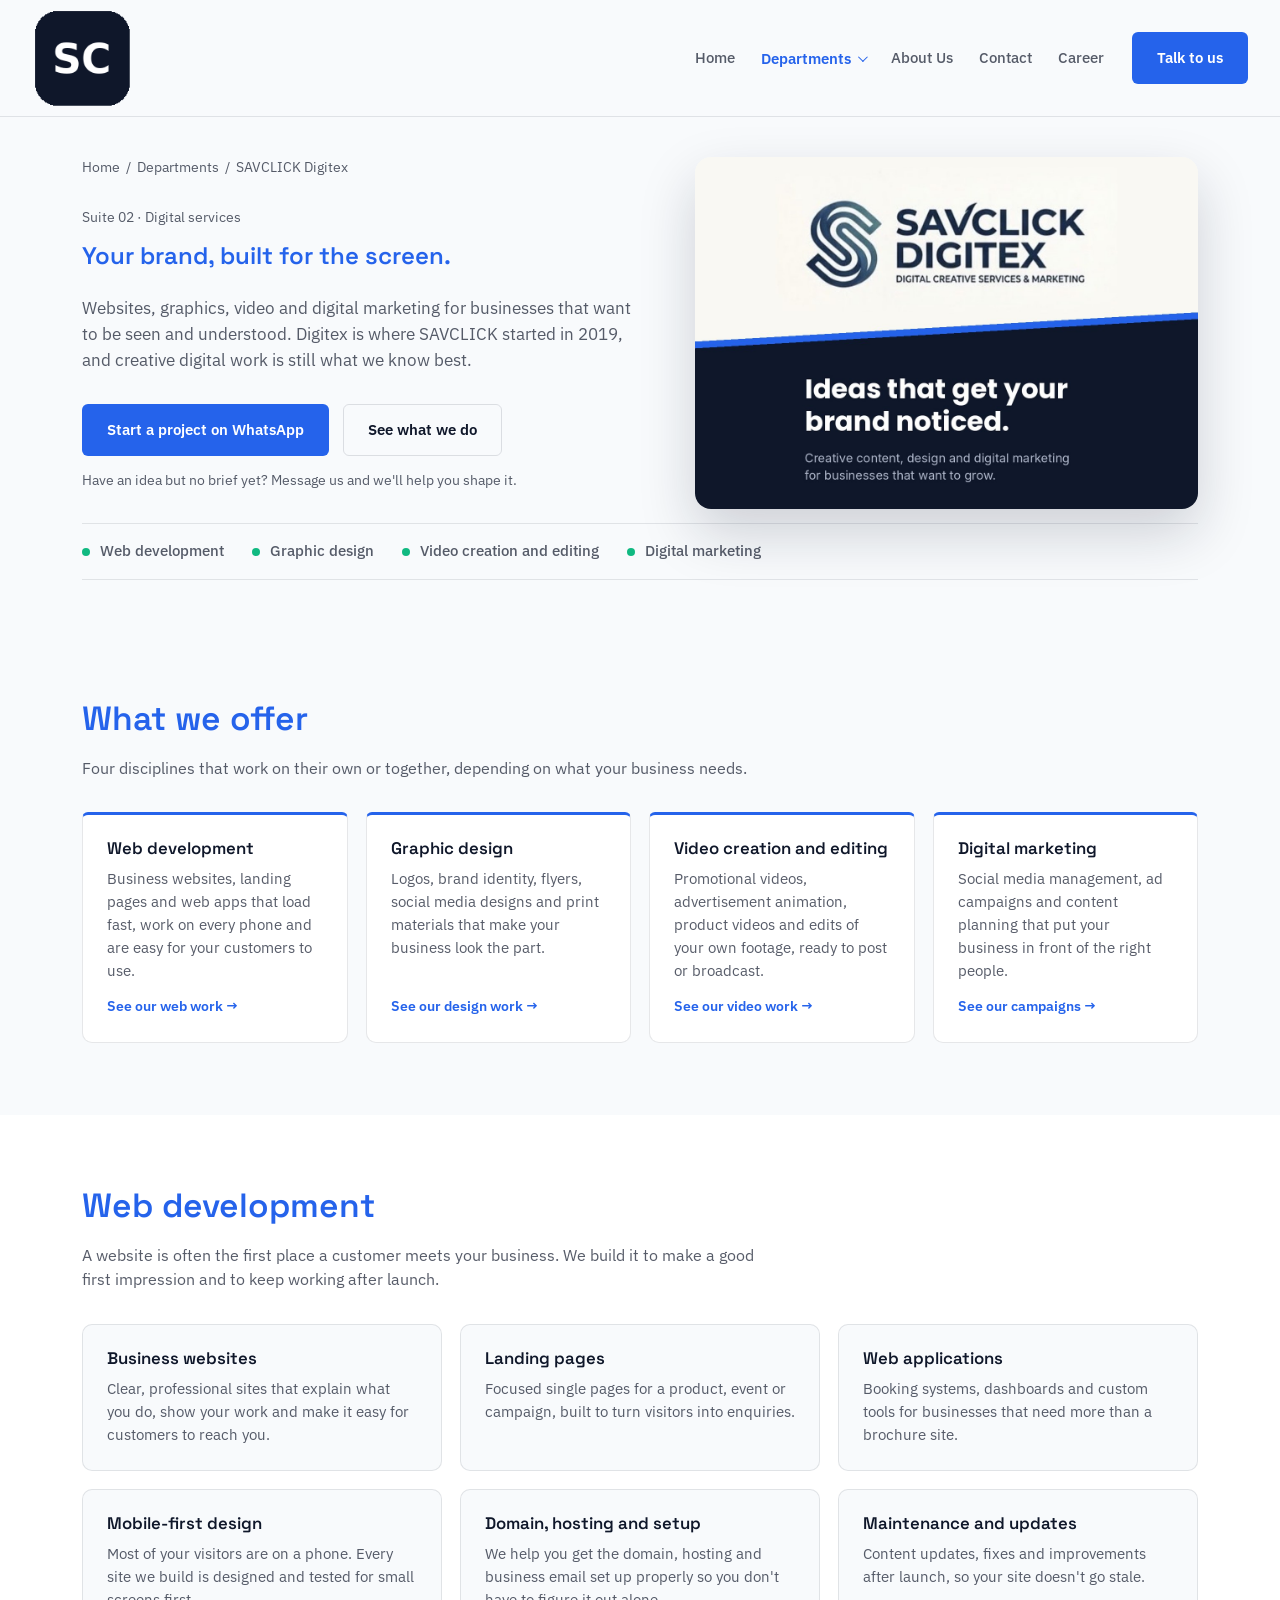
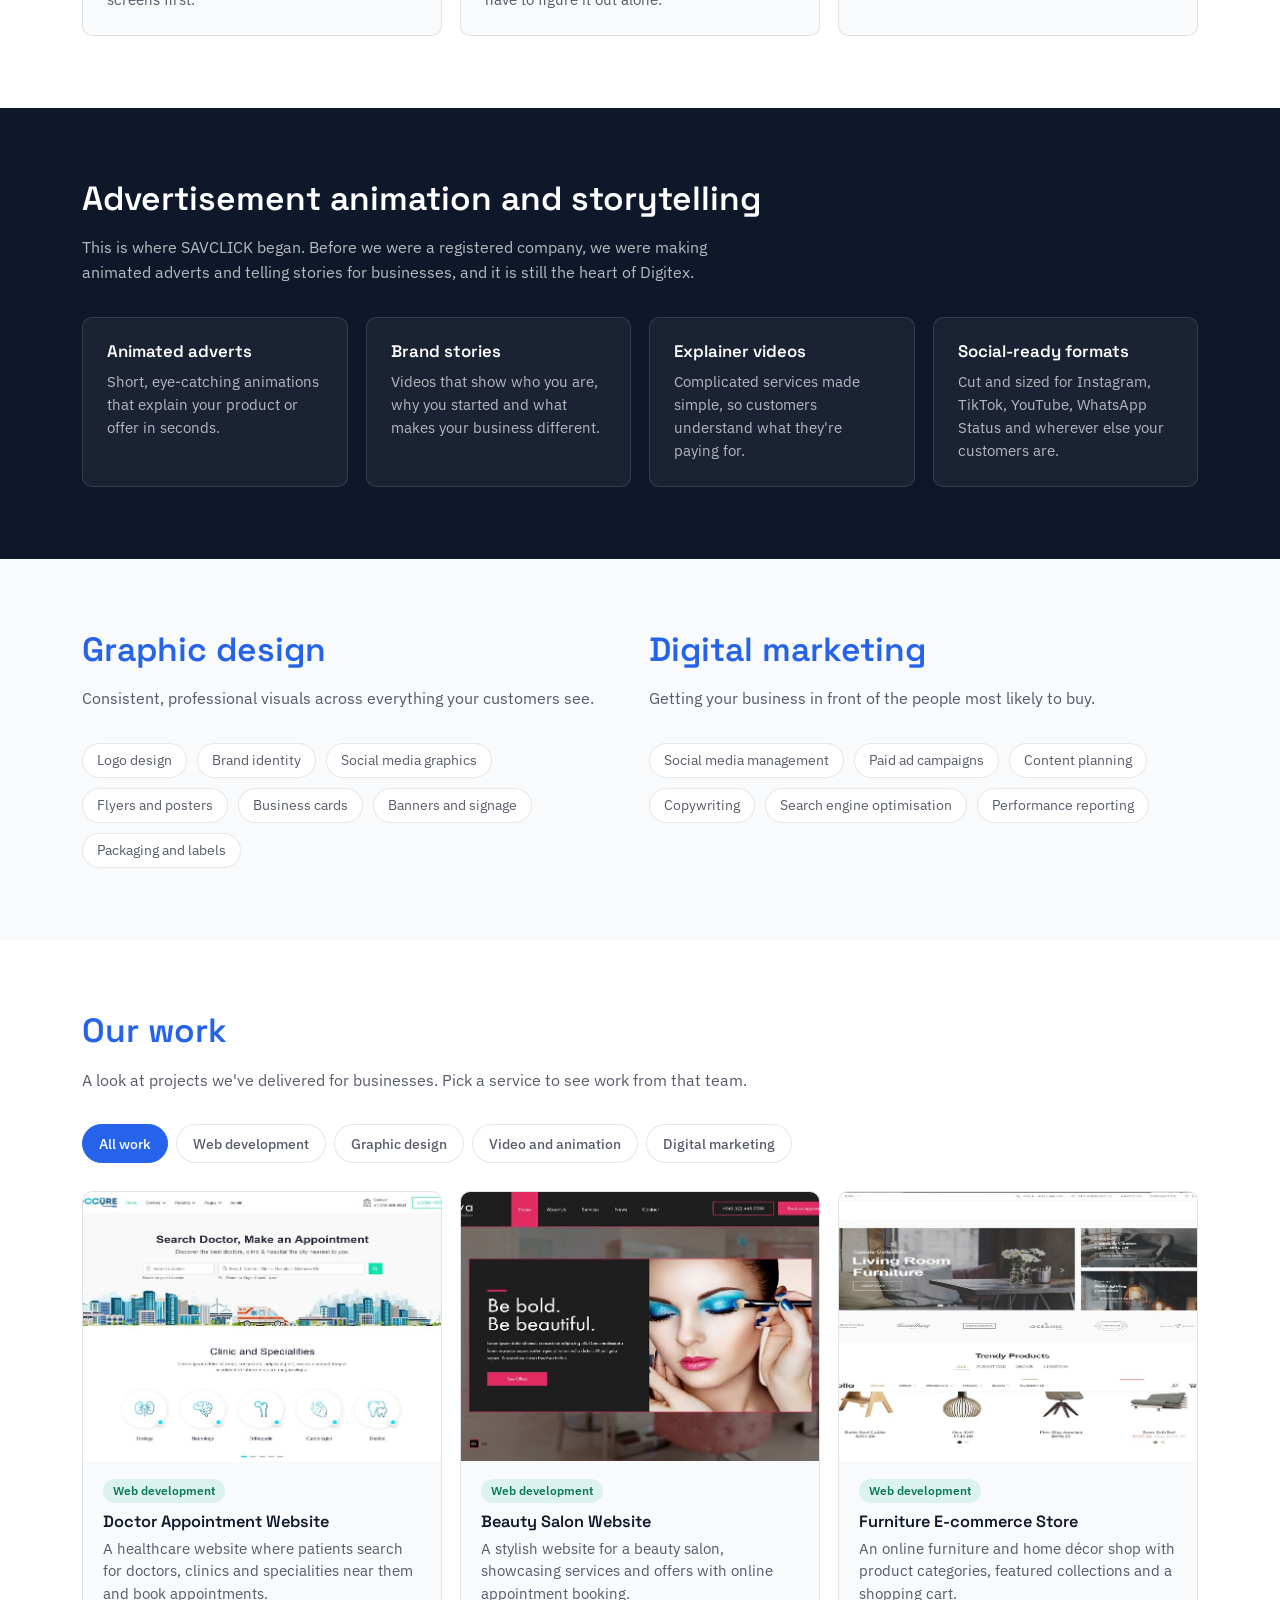
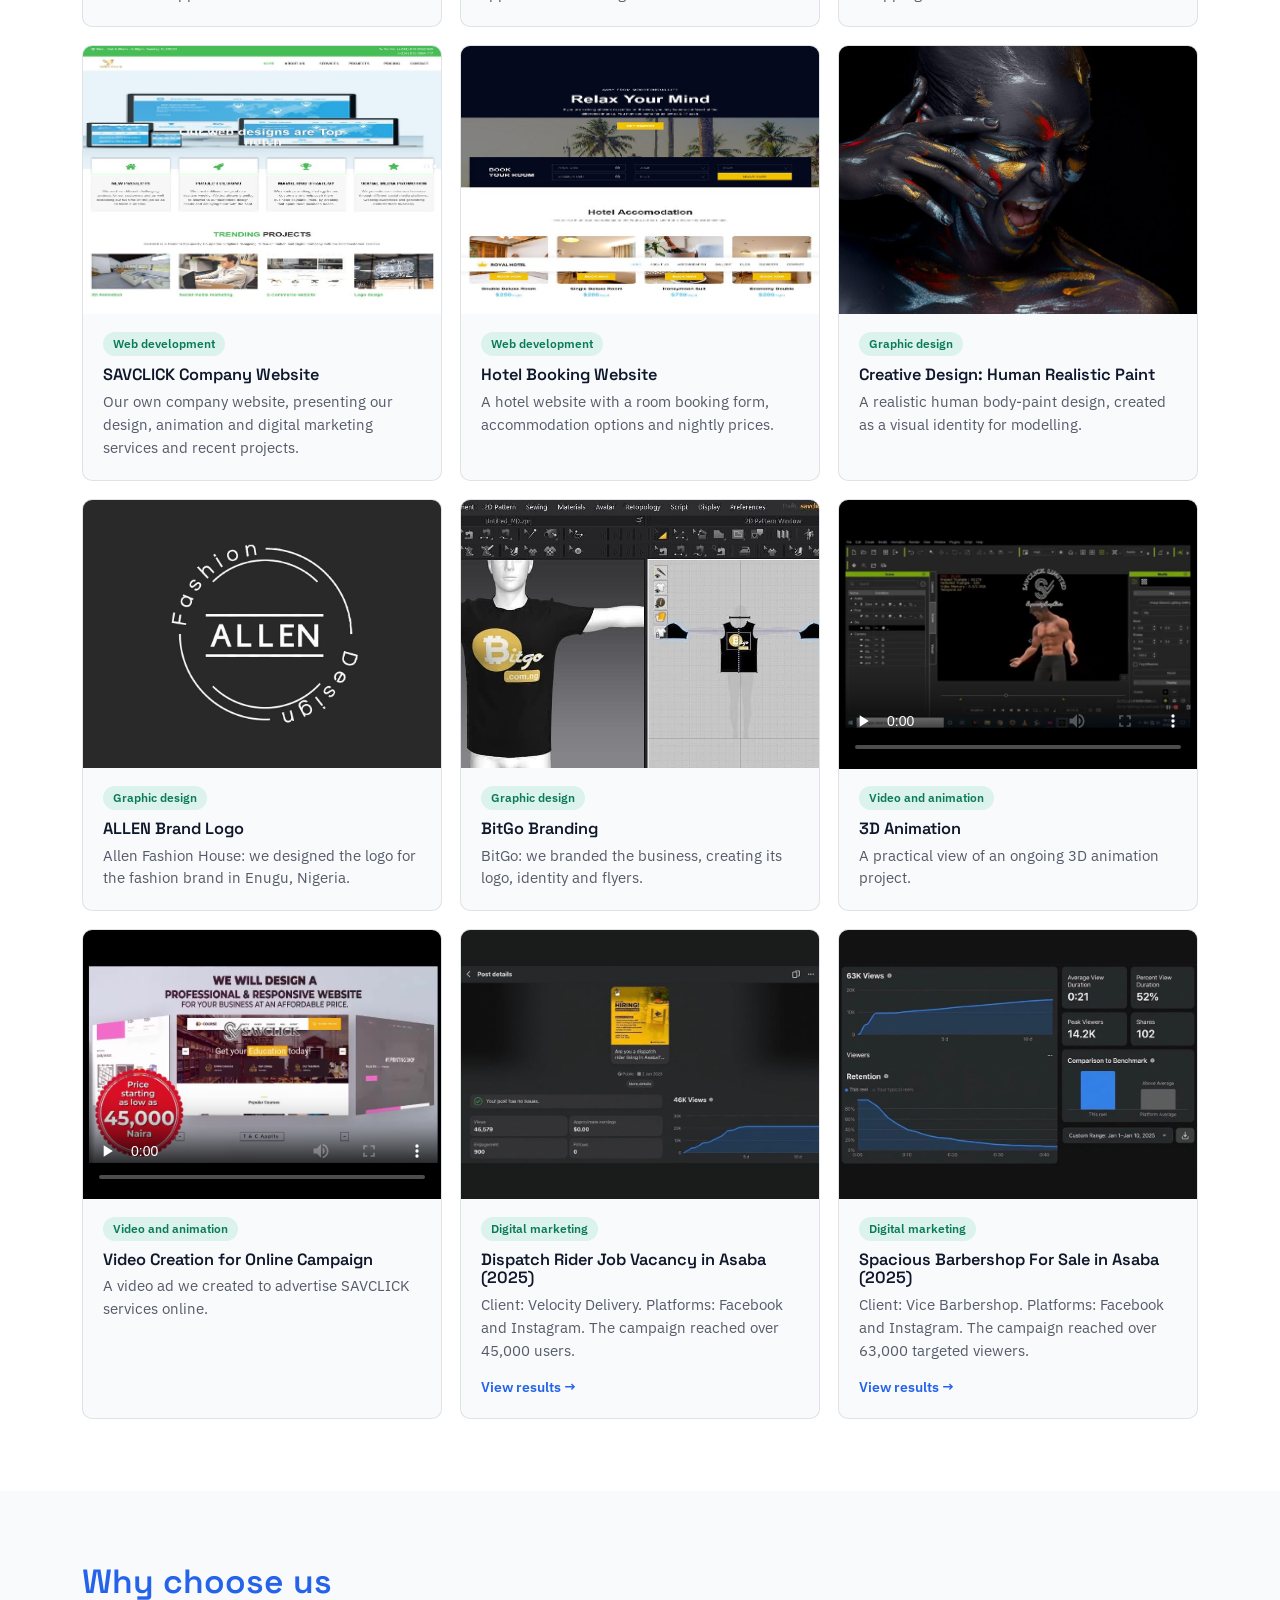
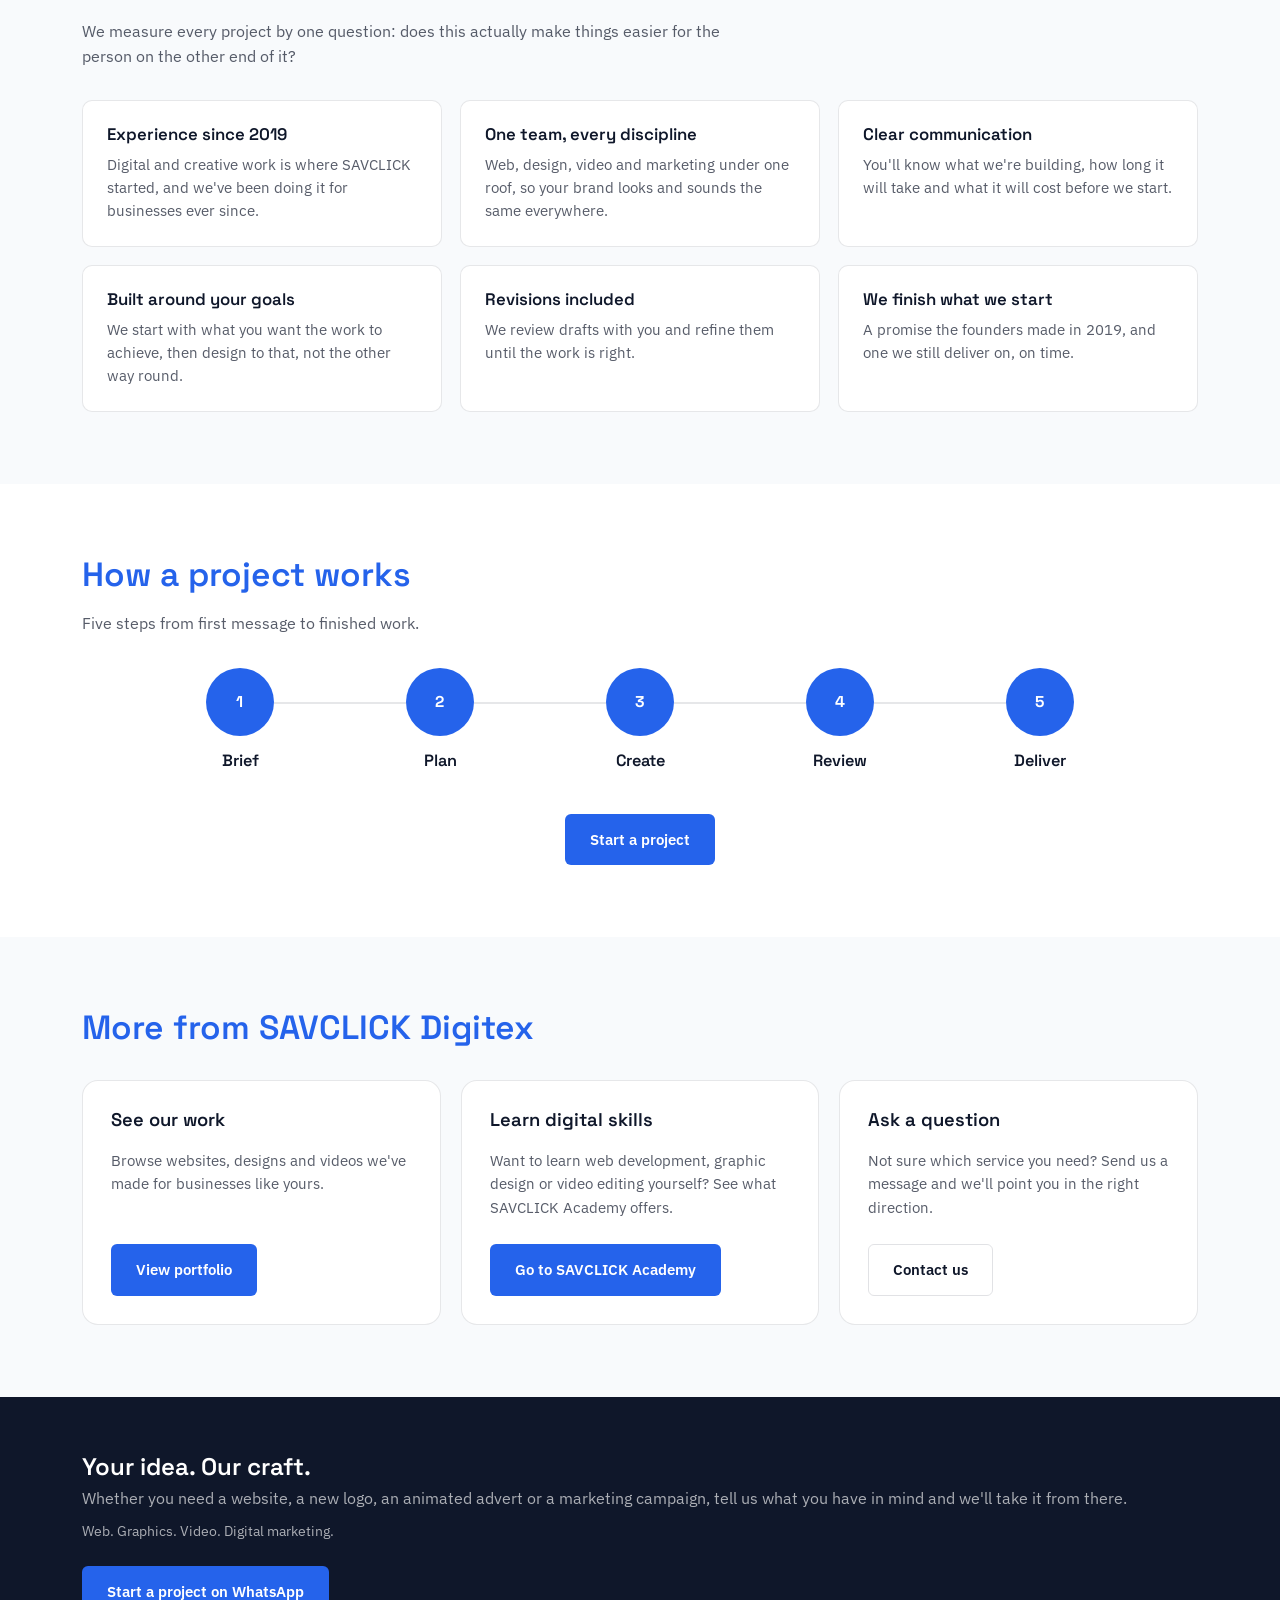
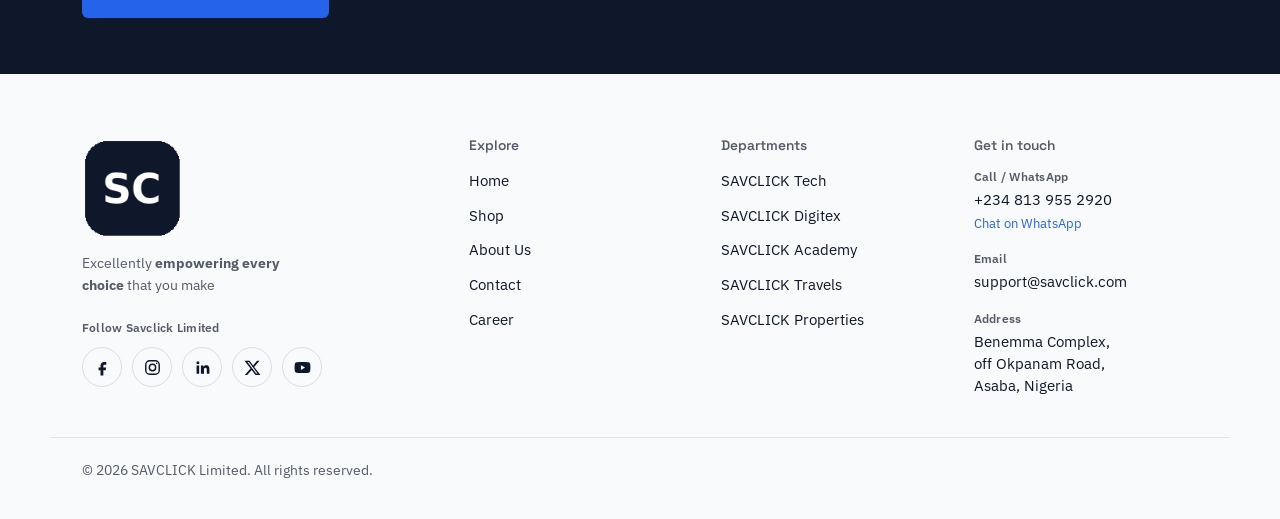
<file: savclick-digitex.html>
<!DOCTYPE html>
<html lang="en">
<head>
<meta charset="UTF-8">
<meta name="viewport" content="width=device-width, initial-scale=1.0">
<title>SAVCLICK Digitex — Web, Graphics, Video and Digital Marketing</title>
<meta name="description" content="SAVCLICK Digitex: web development, graphic design, video creation and editing, advertisement animation and digital marketing for businesses. Start a project on WhatsApp.">
<link rel="preconnect" href="https://fonts.googleapis.com">
<link rel="preconnect" href="https://fonts.gstatic.com" crossorigin>
<link href="https://fonts.googleapis.com/css2?family=Space+Grotesk:wght@500;600;700&family=IBM+Plex+Sans:wght@400;500;600&display=swap" rel="stylesheet">
<link rel="stylesheet" href="style.css">
<link rel="stylesheet" href="tech.css">
<link rel="stylesheet" href="digitex.css">
</head>
<body>

<a class="skip-link" href="#main">Skip to content</a>

<!-- ============ HEADER ============ -->
<header class="site-header" id="siteHeader">
  <div class="container header-inner">

    <a href="index.html" class="logo" aria-label="SAVCLICK home">
      <img src="images/logo.png" alt="SAVCLICK logo" class="logo-img" width="40" height="40">
    </a>

    <nav class="main-nav" id="mainNav" aria-label="Primary">
      <div class="main-nav-head">
        <a href="index.html" class="logo">
          <img src="images/logo.png" alt="SAVCLICK logo" class="logo-img" width="34" height="34">
        </a>
        <button class="nav-close" id="navClose" aria-label="Close menu">×</button>
      </div>

      <ul>
        <li><a href="index.html" class="nav-link">Home</a></li>

        <li class="has-dropdown">
          <button class="nav-link dropdown-toggle active" id="deptToggle" aria-expanded="false" aria-controls="deptMenu">
            Departments
            <span class="chev" aria-hidden="true"></span>
          </button>

          <div class="dropdown-menu" id="deptMenu">
            <p class="dropdown-title">Choose a department</p>

            <a class="dropdown-item" href="savclick-tech.html">
              <img src="images/savclickTech.jpeg" alt="" class="dropdown-icon">
              <span class="dropdown-text">
                <span class="dropdown-name">SAVCLICK Tech<span class="tag tag-open">Open</span></span>
                <span class="dropdown-desc">Logic board repair, Apple laptops, smart home automation</span>
              </span>
            </a>
            <div class="dropdown-sub" role="group" aria-label="SAVCLICK Tech">
              <a class="dropdown-subitem" href="savclick-tech.html">Macs Repair</a>
              <a class="dropdown-subitem" href="smart-home.html">Smart Home/Hotel Automation</a>
              <a class="dropdown-subitem" href="shop.html">Shop</a>
            </div>

            <a class="dropdown-item" href="savclick-digitex.html" aria-current="page">
              <img src="images/savclickdigitex.jpeg" alt="" class="dropdown-icon">
              <span class="dropdown-text">
                <span class="dropdown-name">SAVCLICK Digitex<span class="tag tag-open">Open</span></span>
                <span class="dropdown-desc">Digital services and information hub</span>
              </span>
            </a>

            <a class="dropdown-item" href="savclick-academy.html">
              <img src="images/savclickacademy.jpeg" alt="" class="dropdown-icon">
              <span class="dropdown-text">
                <span class="dropdown-name">SAVCLICK Academy<span class="tag tag-open">Open</span></span>
                <span class="dropdown-desc">Training programs and reservations</span>
              </span>
            </a>

            <div class="dropdown-divider"></div>

            <a class="dropdown-item is-locked" href="#" data-construction="Travels">
              <img src="images/savclicktravels.jpeg" alt="" class="dropdown-icon">
              <span class="dropdown-text">
                <span class="dropdown-name">SAVCLICK Travels<span class="tag tag-soon">Coming soon</span></span>
                <span class="dropdown-desc">Opening after launch</span>
              </span>
            </a>

            <a class="dropdown-item is-locked" href="#" data-construction="Properties">
              <img src="images/savclickproperties.jpeg" alt="" class="dropdown-icon">
              <span class="dropdown-text">
                <span class="dropdown-name">SAVCLICK Properties<span class="tag tag-soon">Coming soon</span></span>
                <span class="dropdown-desc">Opening after launch</span>
              </span>
            </a>
          </div>
        </li>

        <li><a href="about.html" class="nav-link">About Us</a></li>
        <li><a href="contact.html" class="nav-link">Contact</a></li>
        <li><a href="careers.html" class="nav-link">Career</a></li>
      </ul>

      <a href="contact.html" class="btn btn-primary btn-nav-mobile">Talk to us</a>
    </nav>

    <a href="contact.html" class="btn btn-primary btn-nav">Talk to us</a>

    <button class="menu-toggle" id="menuToggle" aria-label="Open menu" aria-expanded="false" aria-controls="mainNav">
      <span></span><span></span><span></span>
    </button>
  </div>
</header>

<div class="nav-scrim" id="navScrim"></div>

<main id="main">

  <!-- ============ HERO ============ -->
  <section class="tech-hero">
    <div class="container tech-hero-grid">

      <nav class="breadcrumb area-crumb" aria-label="Breadcrumb">
        <a href="index.html">Home</a><span>/</span><a href="index.html#directory">Departments</a><span>/</span>SAVCLICK Digitex
      </nav>

      <p class="eyebrow area-eyebrow">Suite 02 · Digital services</p>

      <h1 class="area-title">Your brand, built for the screen.</h1>

      <p class="hero-sub area-lead">Websites, graphics, video and digital marketing for businesses that want to be seen and understood. Digitex is where SAVCLICK started in 2019, and creative digital work is still what we know best.</p>

      <div class="area-media">
        <img src="images/digitex-banner.jpeg" alt="SAVCLICK Digitex: Ideas that get your brand noticed. Creative content, design and digital marketing for businesses that want to grow." class="page-hero-img" width="1200" height="840">
      </div>

      <ul class="tech-suites-list area-suites" aria-label="Everything under SAVCLICK Digitex">
        <li>Web development</li>
        <li>Graphic design</li>
        <li>Video creation and editing</li>
        <li>Digital marketing</li>
      </ul>

      <p class="hero-note area-note">Have an idea but no brief yet? Message us and we'll help you shape it.</p>

      <div class="hero-actions area-actions">
        <!-- TODO: replace # with the WhatsApp booking link -->
        <a href="#" class="btn btn-primary" data-whatsapp>Start a project on WhatsApp</a>
        <a href="#services" class="btn btn-ghost">See what we do</a>
      </div>

    </div>
  </section>

  <!-- ============ WHAT WE OFFER ============ -->
  <section class="t-section" id="services">
    <div class="container">
      <div class="t-head">
        <h2>What we offer</h2>
        <p>Four disciplines that work on their own or together, depending on what your business needs.</p>
      </div>
      <div class="t-grid cols-4">
        <div class="t-card offer-card">
          <h3>Web development</h3>
          <p>Business websites, landing pages and web apps that load fast, work on every phone and are easy for your customers to use.</p>
          <a href="#portfolio" class="pf-jump" data-pf-jump="web">See our web work →</a>
        </div>
        <div class="t-card offer-card">
          <h3>Graphic design</h3>
          <p>Logos, brand identity, flyers, social media designs and print materials that make your business look the part.</p>
          <a href="#portfolio" class="pf-jump" data-pf-jump="graphics">See our design work →</a>
        </div>
        <div class="t-card offer-card">
          <h3>Video creation and editing</h3>
          <p>Promotional videos, advertisement animation, product videos and edits of your own footage, ready to post or broadcast.</p>
          <a href="#portfolio" class="pf-jump" data-pf-jump="video">See our video work →</a>
        </div>
        <div class="t-card offer-card">
          <h3>Digital marketing</h3>
          <p>Social media management, ad campaigns and content planning that put your business in front of the right people.</p>
          <a href="#portfolio" class="pf-jump" data-pf-jump="marketing">See our campaigns →</a>
        </div>
      </div>
    </div>
  </section>

  <!-- ============ WEB DEVELOPMENT ============ -->
  <section class="t-section alt" id="web">
    <div class="container">
      <div class="t-head">
        <h2>Web development</h2>
        <p>A website is often the first place a customer meets your business. We build it to make a good first impression and to keep working after launch.</p>
      </div>
      <div class="t-grid cols-3">
        <div class="t-card">
          <h3>Business websites</h3>
          <p>Clear, professional sites that explain what you do, show your work and make it easy for customers to reach you.</p>
        </div>
        <div class="t-card">
          <h3>Landing pages</h3>
          <p>Focused single pages for a product, event or campaign, built to turn visitors into enquiries.</p>
        </div>
        <div class="t-card">
          <h3>Web applications</h3>
          <p>Booking systems, dashboards and custom tools for businesses that need more than a brochure site.</p>
        </div>
        <div class="t-card">
          <h3>Mobile-first design</h3>
          <p>Most of your visitors are on a phone. Every site we build is designed and tested for small screens first.</p>
        </div>
        <div class="t-card">
          <h3>Domain, hosting and setup</h3>
          <p>We help you get the domain, hosting and business email set up properly so you don't have to figure it out alone.</p>
        </div>
        <div class="t-card">
          <h3>Maintenance and updates</h3>
          <p>Content updates, fixes and improvements after launch, so your site doesn't go stale.</p>
        </div>
      </div>
    </div>
  </section>

  <!-- ============ STORYTELLING FEATURE ============ -->
  <section class="t-section board-feature" id="storytelling">
    <div class="container">
      <div class="t-head">
        <h2>Advertisement animation and storytelling</h2>
        <p>This is where SAVCLICK began. Before we were a registered company, we were making animated adverts and telling stories for businesses, and it is still the heart of Digitex.</p>
      </div>
      <div class="t-grid cols-4">
        <div class="t-card">
          <h3>Animated adverts</h3>
          <p>Short, eye-catching animations that explain your product or offer in seconds.</p>
        </div>
        <div class="t-card">
          <h3>Brand stories</h3>
          <p>Videos that show who you are, why you started and what makes your business different.</p>
        </div>
        <div class="t-card">
          <h3>Explainer videos</h3>
          <p>Complicated services made simple, so customers understand what they're paying for.</p>
        </div>
        <div class="t-card">
          <h3>Social-ready formats</h3>
          <p>Cut and sized for Instagram, TikTok, YouTube, WhatsApp Status and wherever else your customers are.</p>
        </div>
      </div>
    </div>
  </section>

  <!-- ============ GRAPHICS & MARKETING ============ -->
  <section class="t-section" id="design-marketing">
    <div class="container">
      <div class="t-grid">
        <div>
          <div class="t-head">
            <h2>Graphic design</h2>
            <p>Consistent, professional visuals across everything your customers see.</p>
          </div>
          <ul class="gallery-list" aria-label="Graphic design services">
            <li>Logo design</li>
            <li>Brand identity</li>
            <li>Social media graphics</li>
            <li>Flyers and posters</li>
            <li>Business cards</li>
            <li>Banners and signage</li>
            <li>Packaging and labels</li>
          </ul>
        </div>
        <div>
          <div class="t-head">
            <h2>Digital marketing</h2>
            <p>Getting your business in front of the people most likely to buy.</p>
          </div>
          <ul class="gallery-list" aria-label="Digital marketing services">
            <li>Social media management</li>
            <li>Paid ad campaigns</li>
            <li>Content planning</li>
            <li>Copywriting</li>
            <li>Search engine optimisation</li>
            <li>Performance reporting</li>
          </ul>
        </div>
      </div>
    </div>
  </section>

  <!-- ============ PORTFOLIO ============
       To add a project: copy one <article class="pf-item">, set data-service to
       web | graphics | video | marketing, and put an <img> (or <video>) inside
       .pf-thumb, e.g. <div class="pf-thumb"><img src="images/portfolio/x.jpeg" alt="..."></div>
       An empty .pf-thumb (no spaces inside) shows a placeholder. Delete any
       placeholder cards you don't need. -->
  <section class="t-section alt" id="portfolio">
    <div class="container">
      <div class="t-head">
        <h2>Our work</h2>
        <p>A look at projects we've delivered for businesses. Pick a service to see work from that team.</p>
      </div>

      <div class="pf-tabs" role="group" aria-label="Filter portfolio by service">
        <button type="button" class="pf-tab is-active" data-filter="all" aria-pressed="true">All work</button>
        <button type="button" class="pf-tab" data-filter="web" aria-pressed="false">Web development</button>
        <button type="button" class="pf-tab" data-filter="graphics" aria-pressed="false">Graphic design</button>
        <button type="button" class="pf-tab" data-filter="video" aria-pressed="false">Video and animation</button>
        <button type="button" class="pf-tab" data-filter="marketing" aria-pressed="false">Digital marketing</button>
      </div>

      <div class="pf-grid" id="pfGrid">

        <!-- WEB DEVELOPMENT -->
        <article class="pf-item" data-service="web">
          <div class="pf-thumb"><img src="images/portfolio/web-doctor-appointment.jpg" alt="Doccure website home page with doctor and location search above a city illustration" loading="lazy"></div>
          <div class="pf-body">
            <span class="pf-cat">Web development</span>
            <h3>Doctor Appointment Website</h3>
            <p>A healthcare website where patients search for doctors, clinics and specialities near them and book appointments.</p>
          </div>
        </article>

        <article class="pf-item" data-service="web">
          <div class="pf-thumb"><img src="images/portfolio/web-beauty-salon.jpg" alt="Diva Beauty Salon website with a "Be bold. Be beautiful." banner and a Book an Appointment button" loading="lazy"></div>
          <div class="pf-body">
            <span class="pf-cat">Web development</span>
            <h3>Beauty Salon Website</h3>
            <p>A stylish website for a beauty salon, showcasing services and offers with online appointment booking.</p>
          </div>
        </article>

        <article class="pf-item" data-service="web">
          <div class="pf-thumb"><img src="images/portfolio/web-furniture-store.jpg" alt="Molla furniture store home page with living room banner and trendy products" loading="lazy"></div>
          <div class="pf-body">
            <span class="pf-cat">Web development</span>
            <h3>Furniture E-commerce Store</h3>
            <p>An online furniture and home décor shop with product categories, featured collections and a shopping cart.</p>
          </div>
        </article>

        <article class="pf-item" data-service="web">
          <div class="pf-thumb"><img src="images/portfolio/web-savclick-website.jpg" alt="Earlier SAVCLICK company website with services and trending projects" loading="lazy"></div>
          <div class="pf-body">
            <span class="pf-cat">Web development</span>
            <h3>SAVCLICK Company Website</h3>
            <p>Our own company website, presenting our design, animation and digital marketing services and recent projects.</p>
          </div>
        </article>

        <article class="pf-item" data-service="web">
          <div class="pf-thumb"><img src="images/portfolio/web-hotel-booking.jpg" alt="Royal Hotel website with a room booking form and accommodation listings" loading="lazy"></div>
          <div class="pf-body">
            <span class="pf-cat">Web development</span>
            <h3>Hotel Booking Website</h3>
            <p>A hotel website with a room booking form, accommodation options and nightly prices.</p>
          </div>
        </article>

        <!-- GRAPHIC DESIGN -->
        <article class="pf-item" data-service="graphics">
          <div class="pf-thumb"><img src="images/portfolio/human-paint-design.jpg" alt="Model in realistic black body paint with gold, red and silver brush strokes" loading="lazy"></div>
          <div class="pf-body">
            <span class="pf-cat">Graphic design</span>
            <h3>Creative Design: Human Realistic Paint</h3>
            <p>A realistic human body-paint design, created as a visual identity for modelling.</p>
          </div>
        </article>

        <article class="pf-item" data-service="graphics">
          <div class="pf-thumb"><img src="images/portfolio/allen-logo.jpg" alt="ALLEN Fashion Design circular logo in white on charcoal" loading="lazy"></div>
          <div class="pf-body">
            <span class="pf-cat">Graphic design</span>
            <h3>ALLEN Brand Logo</h3>
            <p>Allen Fashion House: we designed the logo for the fashion brand in Enugu, Nigeria.</p>
          </div>
        </article>

        <article class="pf-item" data-service="graphics">
          <div class="pf-thumb"><img src="images/portfolio/bitgo-branding.jpg" alt="BitGo branded black T-shirt mock-up with the gold BitGo logo" loading="lazy"></div>
          <div class="pf-body">
            <span class="pf-cat">Graphic design</span>
            <h3>BitGo Branding</h3>
            <p>BitGo: we branded the business, creating its logo, identity and flyers.</p>
          </div>
        </article>

        <!-- VIDEO AND ANIMATION
             For a video, use: <video src="images/portfolio/x.mp4" controls muted playsinline preload="metadata"></video> -->
        <article class="pf-item" data-service="video">
          <div class="pf-thumb pf-video"><video src="videos/portfolio/3d-animation.mp4" poster="videos/portfolio/3d-animation.jpg" controls playsinline preload="none" aria-label="3D animation project in progress"></video></div>
          <div class="pf-body">
            <span class="pf-cat">Video and animation</span>
            <h3>3D Animation</h3>
            <p>A practical view of an ongoing 3D animation project.</p>
          </div>
        </article>

        <article class="pf-item" data-service="video">
          <div class="pf-thumb pf-video"><video src="videos/portfolio/savclick-video-ad.mp4" poster="videos/portfolio/savclick-video-ad.jpg" controls playsinline preload="none" aria-label="SAVCLICK website design video advert"></video></div>
          <div class="pf-body">
            <span class="pf-cat">Video and animation</span>
            <h3>Video Creation for Online Campaign</h3>
            <p>A video ad we created to advertise SAVCLICK services online.</p>
          </div>
        </article>

        <!-- DIGITAL MARKETING -->
        <article class="pf-item" data-service="marketing">
          <div class="pf-thumb"><img src="images/portfolio/velocity-dispatch-rider.jpg" alt="Facebook post insights for the Velocity Delivery dispatch rider job post: 46,579 views and 900 engagements" loading="lazy"></div>
          <div class="pf-body">
            <span class="pf-cat">Digital marketing</span>
            <h3>Dispatch Rider Job Vacancy in Asaba (2025)</h3>
            <p>Client: Velocity Delivery. Platforms: Facebook and Instagram. The campaign reached over 45,000 users.</p>
            <a href="images/portfolio/velocity-dispatch-rider-results.jpg" class="pf-link" target="_blank" rel="noopener">View results →</a>
          </div>
        </article>

        <article class="pf-item" data-service="marketing">
          <div class="pf-thumb"><img src="images/portfolio/vice-barbershop.jpg" alt="Reel insights for the Vice Barbershop sale campaign: 63K views, 14.2K peak viewers and 102 shares" loading="lazy"></div>
          <div class="pf-body">
            <span class="pf-cat">Digital marketing</span>
            <h3>Spacious Barbershop For Sale in Asaba (2025)</h3>
            <p>Client: Vice Barbershop. Platforms: Facebook and Instagram. The campaign reached over 63,000 targeted viewers.</p>
            <a href="images/portfolio/vice-barbershop-results.jpg" class="pf-link" target="_blank" rel="noopener">View results →</a>
          </div>
        </article>

      </div>

      <p class="pf-empty" id="pfEmpty" hidden>New projects for this service are coming soon.</p>
    </div>
  </section>

  <!-- ============ WHY ============ -->
  <section class="t-section" id="why">
    <div class="container">
      <div class="t-head">
        <h2>Why choose us</h2>
        <p>We measure every project by one question: does this actually make things easier for the person on the other end of it?</p>
      </div>
      <div class="t-grid cols-3">
        <div class="t-card">
          <h3>Experience since 2019</h3>
          <p>Digital and creative work is where SAVCLICK started, and we've been doing it for businesses ever since.</p>
        </div>
        <div class="t-card">
          <h3>One team, every discipline</h3>
          <p>Web, design, video and marketing under one roof, so your brand looks and sounds the same everywhere.</p>
        </div>
        <div class="t-card">
          <h3>Clear communication</h3>
          <p>You'll know what we're building, how long it will take and what it will cost before we start.</p>
        </div>
        <div class="t-card">
          <h3>Built around your goals</h3>
          <p>We start with what you want the work to achieve, then design to that, not the other way round.</p>
        </div>
        <div class="t-card">
          <h3>Revisions included</h3>
          <p>We review drafts with you and refine them until the work is right.</p>
        </div>
        <div class="t-card">
          <h3>We finish what we start</h3>
          <p>A promise the founders made in 2019, and one we still deliver on, on time.</p>
        </div>
      </div>
    </div>
  </section>

  <!-- ============ HOW IT WORKS ============ -->
  <section class="t-section alt" id="how-it-works">
    <div class="container">
      <div class="t-head">
        <h2>How a project works</h2>
        <p>Five steps from first message to finished work.</p>
      </div>
      <ol class="process">
        <li class="process-step"><span class="process-circle">1</span><p>Brief</p></li>
        <li class="process-step"><span class="process-circle">2</span><p>Plan</p></li>
        <li class="process-step"><span class="process-circle">3</span><p>Create</p></li>
        <li class="process-step"><span class="process-circle">4</span><p>Review</p></li>
        <li class="process-step"><span class="process-circle">5</span><p>Deliver</p></li>
      </ol>
      <div class="hero-actions" style="margin-top:40px; justify-content:center">
        <a href="#" class="btn btn-primary" data-whatsapp>Start a project</a>
      </div>
    </div>
  </section>

  <!-- ============ MORE ============ -->
  <section class="t-section" id="more">
    <div class="container">
      <div class="t-head">
        <h2>More from SAVCLICK Digitex</h2>
      </div>
      <div class="link-grid">
        <div class="link-card">
          <h3>See our work</h3>
          <p>Browse websites, designs and videos we've made for businesses like yours.</p>
          <a href="#portfolio" class="btn btn-primary">View portfolio</a>
        </div>
        <div class="link-card">
          <h3>Learn digital skills</h3>
          <p>Want to learn web development, graphic design or video editing yourself? See what SAVCLICK Academy offers.</p>
          <a href="savclick-academy.html#programs" class="btn btn-primary">Go to SAVCLICK Academy</a>
        </div>
        <div class="link-card">
          <h3>Ask a question</h3>
          <p>Not sure which service you need? Send us a message and we'll point you in the right direction.</p>
          <a href="contact.html" class="btn btn-ghost">Contact us</a>
        </div>
      </div>
    </div>
  </section>

  <!-- ============ FINAL CTA ============ -->
  <section class="cta-band">
    <div class="container cta-inner">
      <div>
        <h2>Your idea. Our craft.</h2>
        <p>Whether you need a website, a new logo, an animated advert or a marketing campaign, tell us what you have in mind and we'll take it from there.</p>
        <p class="cta-tagline">Web. Graphics. Video. Digital marketing.</p>
      </div>
      <a href="#" class="btn btn-primary btn-wa" data-whatsapp>Start a project on WhatsApp</a>
    </div>
  </section>

</main>

<!-- ============ FOOTER ============ -->
<footer class="site-footer">
  <div class="container footer-grid">
    <div class="footer-brand">
      <a href="index.html" class="logo">
        <img src="images/logo.png" alt="SAVCLICK logo" class="logo-img" width="100" height="100">
      </a>
      <p>Excellently <b>empowering every choice</b> that you make</p>
      <div class="footer-social">
        <p class="footer-label">Follow Savclick Limited</p>
        <ul>
          <li><a href="https://www.facebook.com/share/18RCKYT39h/" target="_blank" rel="noopener" aria-label="SAVCLICK Limited on Facebook" title="Facebook"><svg viewBox="0 0 24 24" fill="none" stroke="currentColor" stroke-width="1.8" aria-hidden="true"><path fill="currentColor" stroke="none" d="M14 8.5h2.8V5H14c-2.6 0-4.5 2-4.5 4.6V12H7v3.5h2.5V22h3.6v-6.5h2.9l.6-3.5h-3.5V9.8c0-.8.4-1.3 1.2-1.3Z"/></svg></a></li>
          <li><a href="https://www.instagram.com/_savclick/" target="_blank" rel="noopener" aria-label="SAVCLICK Limited on Instagram" title="Instagram"><svg viewBox="0 0 24 24" fill="none" stroke="currentColor" stroke-width="1.8" aria-hidden="true"><rect x="3.5" y="3.5" width="17" height="17" rx="5"/><circle cx="12" cy="12" r="4"/><circle cx="17.3" cy="6.7" r="1" fill="currentColor" stroke="none"/></svg></a></li>
          <li><a href="https://www.linkedin.com/company/savclick/" target="_blank" rel="noopener" aria-label="SAVCLICK Limited on LinkedIn" title="LinkedIn"><svg viewBox="0 0 24 24" fill="none" stroke="currentColor" stroke-width="1.8" aria-hidden="true"><path fill="currentColor" stroke="none" d="M4.5 9.5h3.3V20H4.5zM6.2 4a1.9 1.9 0 1 1 0 3.8 1.9 1.9 0 0 1 0-3.8ZM10 9.5h3.2v1.5h.1c.5-.9 1.6-1.8 3.3-1.8 3.5 0 4.1 2.3 4.1 5.2V20h-3.3v-4.9c0-1.2 0-2.7-1.6-2.7-1.7 0-1.9 1.3-1.9 2.6v5H10Z"/></svg></a></li>
          <li><a href="https://x.com/savclick" target="_blank" rel="noopener" aria-label="SAVCLICK Limited on X" title="X"><svg viewBox="0 0 24 24" fill="none" stroke="currentColor" stroke-width="1.8" aria-hidden="true"><path fill="currentColor" stroke="none" d="M17.8 3.5h3.1l-6.8 7.8 8 10.2h-6.3l-4.9-6.4-5.6 6.4H2.2l7.3-8.3L1.9 3.5h6.4l4.4 5.9Zm-1.1 16.2h1.7L7.4 5.2H5.6Z"/></svg></a></li>
          <li><a href="https://www.youtube.com/@savclickchannel2860" target="_blank" rel="noopener" aria-label="SAVCLICK Limited on YouTube" title="YouTube"><svg viewBox="0 0 24 24" fill="none" stroke="currentColor" stroke-width="1.8" aria-hidden="true"><path fill="currentColor" stroke="none" d="M21.6 7.2a2.6 2.6 0 0 0-1.8-1.8C18.2 5 12 5 12 5s-6.2 0-7.8.4a2.6 2.6 0 0 0-1.8 1.8C2 8.8 2 12 2 12s0 3.2.4 4.8a2.6 2.6 0 0 0 1.8 1.8c1.6.4 7.8.4 7.8.4s6.2 0 7.8-.4a2.6 2.6 0 0 0 1.8-1.8c.4-1.6.4-4.8.4-4.8s0-3.2-.4-4.8ZM10 15V9l5.2 3Z"/></svg></a></li>
        </ul>
      </div>
    </div>

    <div class="footer-col">
      <h4>Explore</h4>
      <ul>
        <li><a href="index.html">Home</a></li>
        <li><a href="shop.html">Shop</a></li>
        <li><a href="about.html">About Us</a></li>
        <li><a href="contact.html">Contact</a></li>
      <li><a href="careers.html">Career</a></li>
      </ul>
    </div>

    <div class="footer-col">
      <h4>Departments</h4>
      <ul>
        <li><a href="savclick-tech.html">SAVCLICK Tech</a></li>
        <li><a href="savclick-digitex.html">SAVCLICK Digitex</a></li>
        <li><a href="savclick-academy.html">SAVCLICK Academy</a></li>
        <li><a href="#" data-construction="Travels">SAVCLICK Travels</a></li>
        <li><a href="#" data-construction="Properties">SAVCLICK Properties</a></li>
      </ul>
    </div>

    <div class="footer-col">
      <h4>Get in touch</h4>
      <ul class="footer-contact">
        <li>
          <span class="footer-label">Call / WhatsApp</span>
          <a href="tel:+2348139552920">+234 813 955 2920</a>
          <a href="https://wa.me/2348139552920" target="_blank" rel="noopener" class="footer-sub">Chat on WhatsApp</a>
        </li>
        <li>
          <span class="footer-label">Email</span>
          <a href="mailto:support@savclick.com">support@savclick.com</a>
        </li>
        <li>
          <span class="footer-label">Address</span>
          <a href="https://www.google.com/maps/search/?api=1&amp;query=Benemma+Complex+Okpanam+Road+Asaba+Nigeria" target="_blank" rel="noopener"><address>Benemma Complex,<br>off Okpanam Road,<br>Asaba, Nigeria</address></a>
        </li>
      </ul>
    </div>
  </div>
  <div class="container footer-bottom">
    <p>© <span id="year"></span> SAVCLICK Limited. All rights reserved.</p>
  </div>
</footer>

<!-- ============ CONSTRUCTION MODAL ============ -->
<div class="modal-overlay" id="modalOverlay">
  <div class="modal" role="dialog" aria-modal="true" aria-labelledby="modalTitle">
    <button class="modal-close" id="modalClose" aria-label="Close">×</button>
    <span class="modal-icon">🚧</span>
    <h3 id="modalTitle">SAVCLICK <span id="modalDept"></span> is under construction</h3>
    <p>This department hasn't opened yet. We're building it as our next project after launch, check back soon.</p>
    <button class="btn btn-primary" id="modalOk">Got it</button>
  </div>
</div>

<script src="script.js"></script>
</body>
</html>
</file>
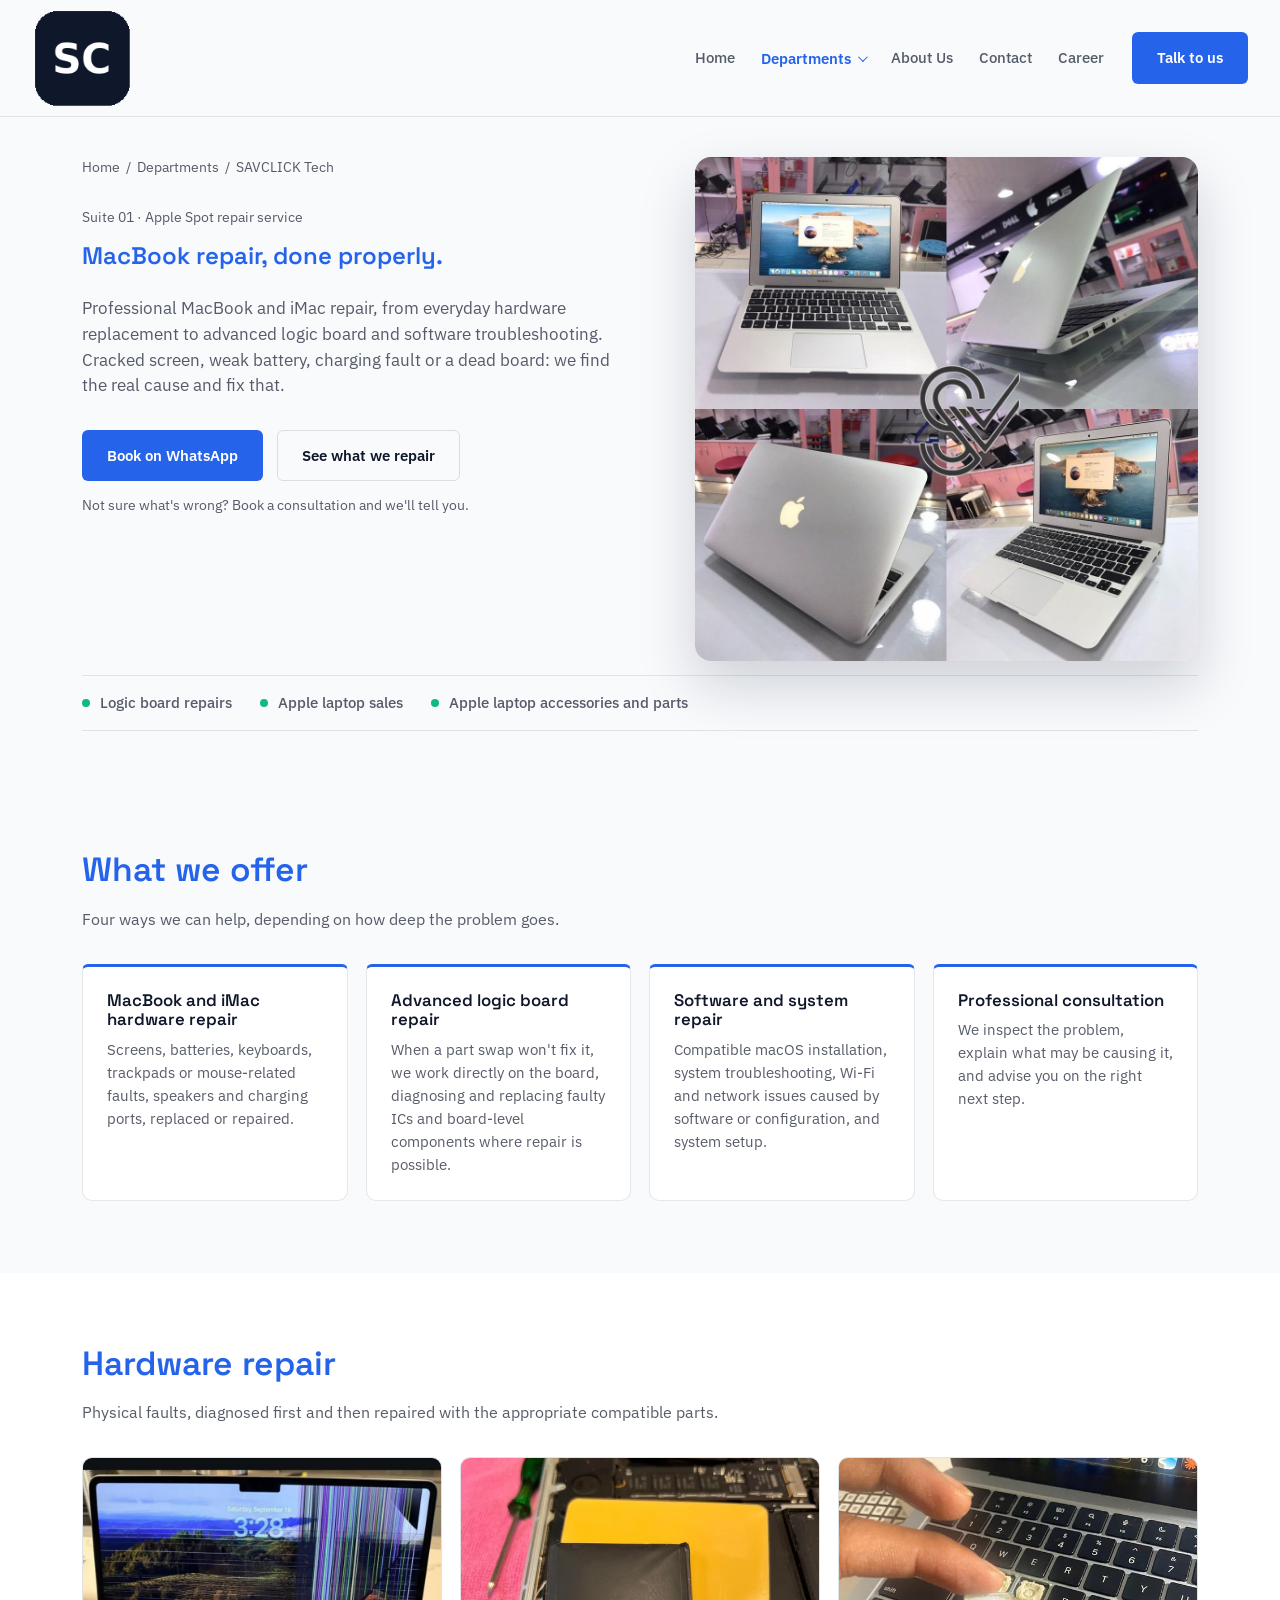
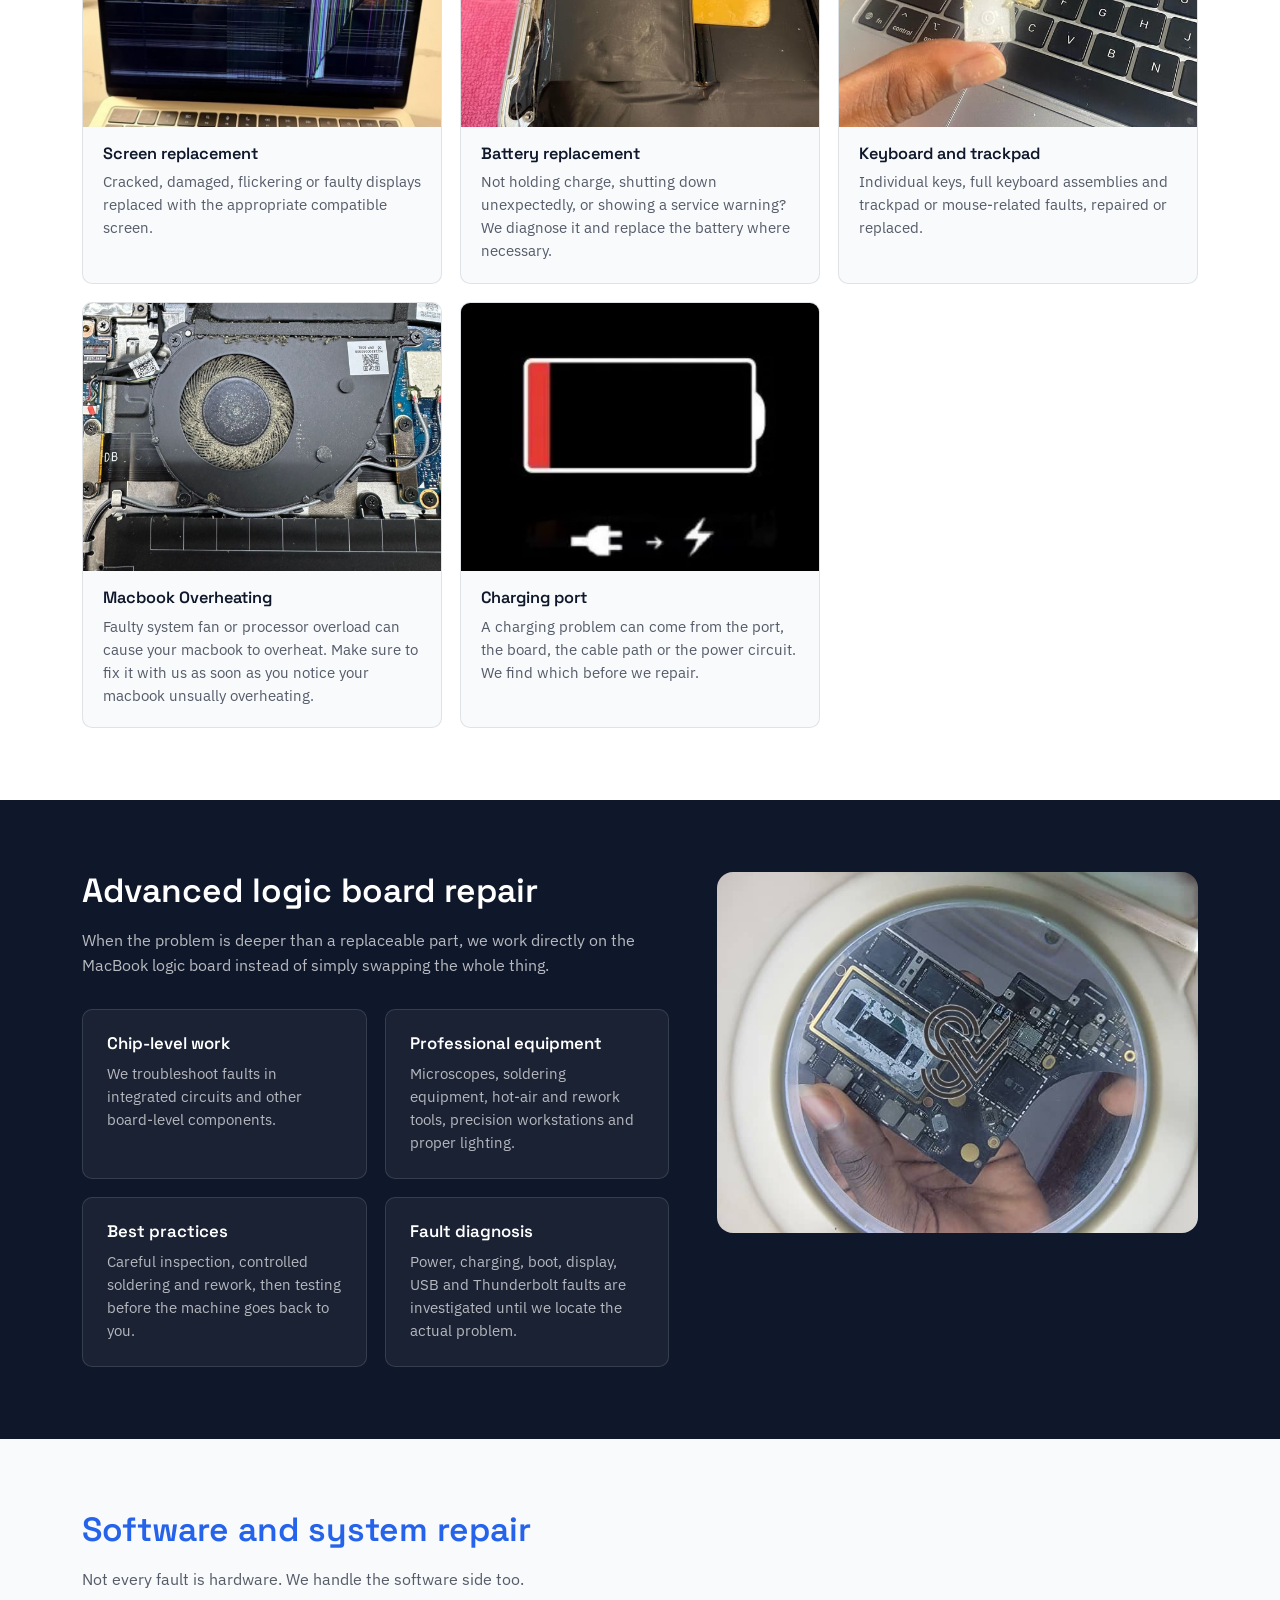
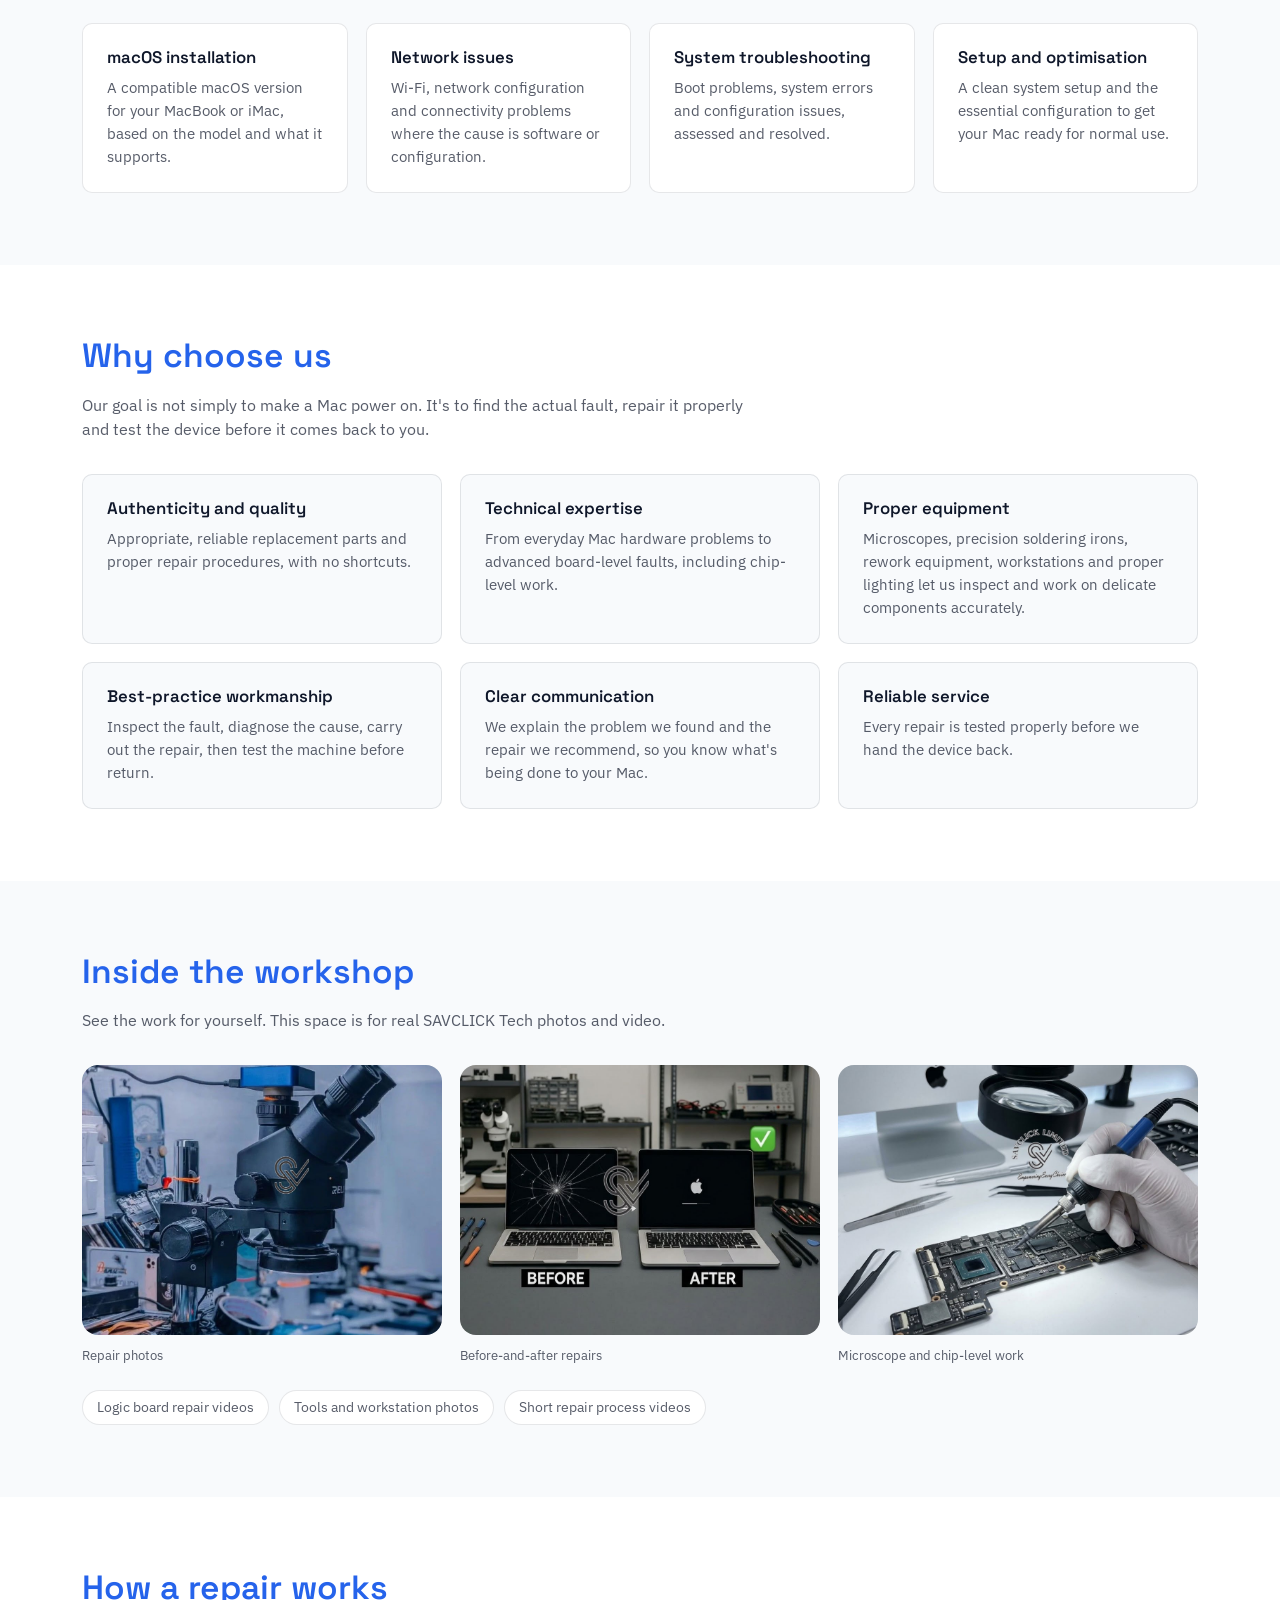
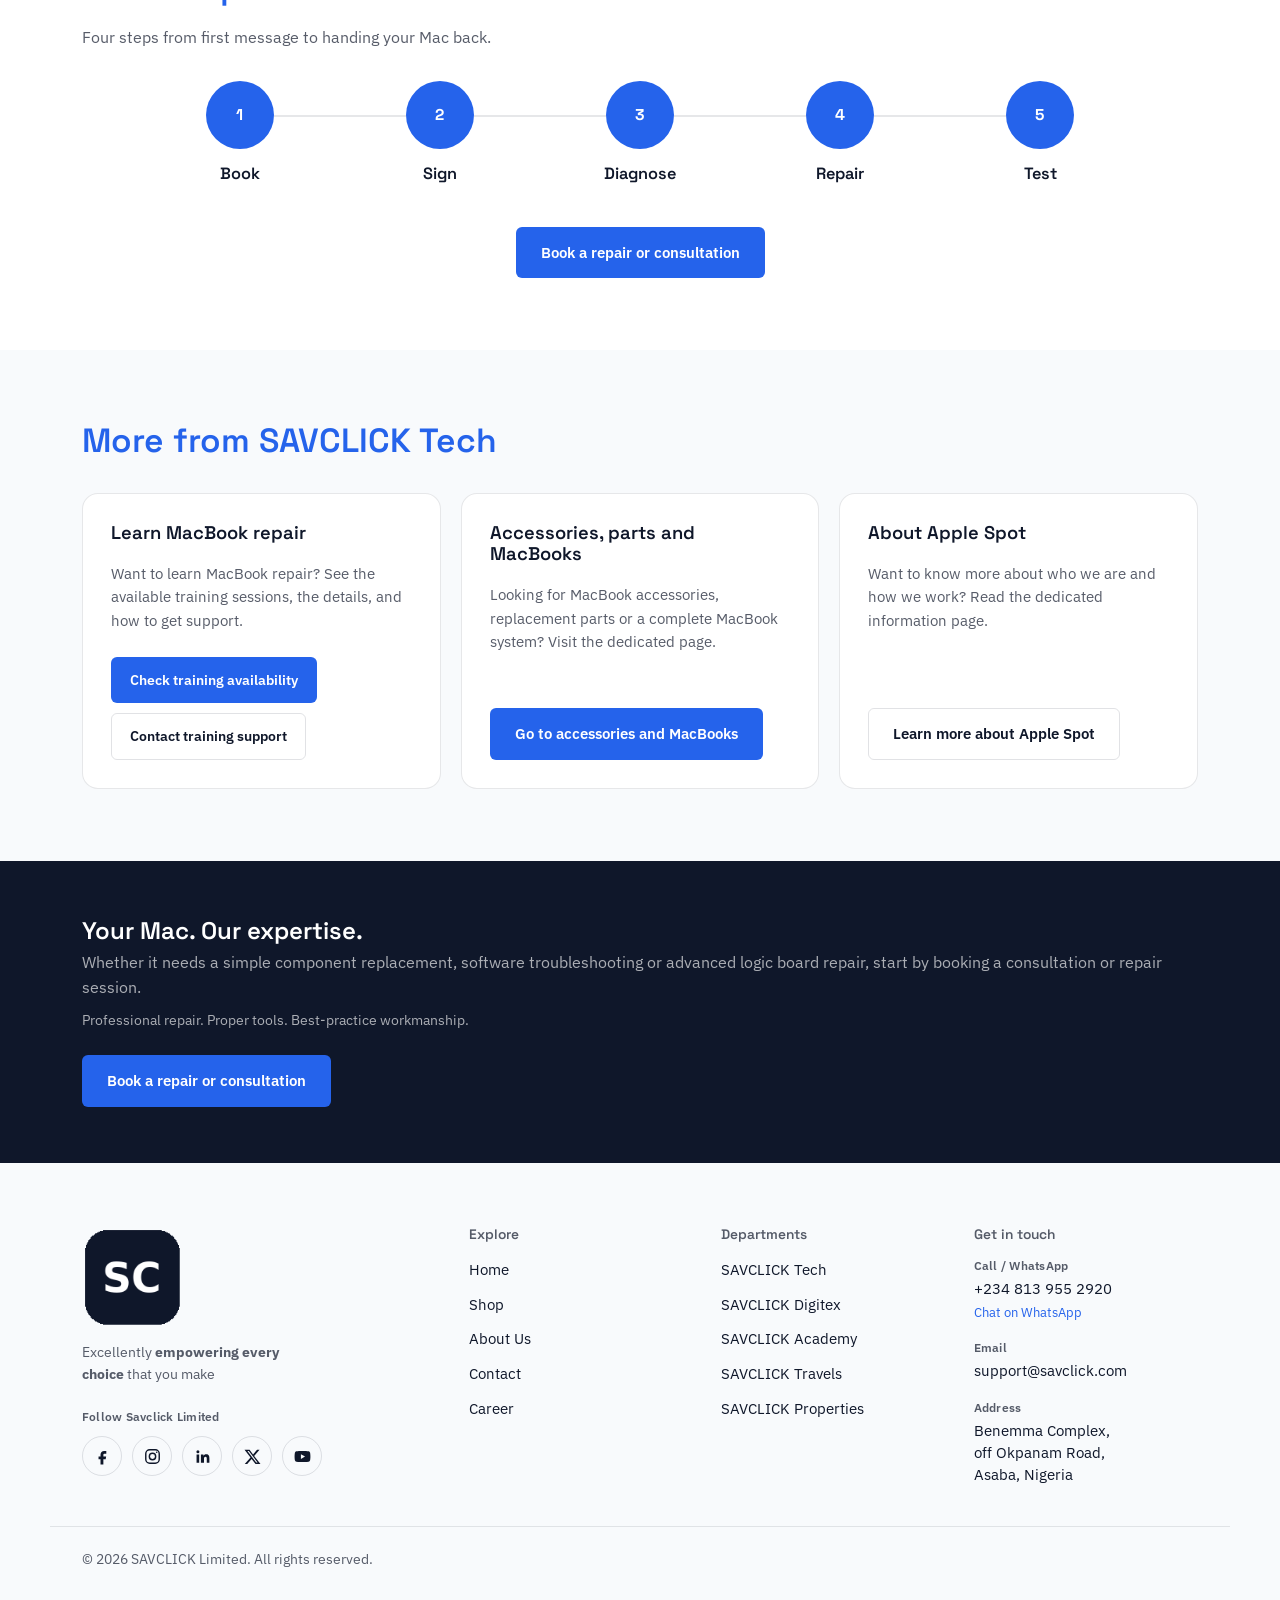
<file: savclick-tech.html>
<!DOCTYPE html>
<html lang="en">
<head>
<meta charset="UTF-8">
<meta name="viewport" content="width=device-width, initial-scale=1.0">
<title>SAVCLICK Tech — MacBook & iMac Repair, Logic Board Repair</title>
<meta name="description" content="SAVCLICK Tech (Apple Spot): professional MacBook and iMac repair, advanced logic board repair, software repair and consultation. Book on WhatsApp.">
<link rel="preconnect" href="https://fonts.googleapis.com">
<link rel="preconnect" href="https://fonts.gstatic.com" crossorigin>
<link href="https://fonts.googleapis.com/css2?family=Space+Grotesk:wght@500;600;700&family=IBM+Plex+Sans:wght@400;500;600&display=swap" rel="stylesheet">
<link rel="stylesheet" href="style.css">
<link rel="stylesheet" href="tech.css">
</head>
<body>

<a class="skip-link" href="#main">Skip to content</a>

<!-- ============ HEADER ============ -->
<header class="site-header" id="siteHeader">
  <div class="container header-inner">

    <a href="index.html" class="logo" aria-label="SAVCLICK home">
      <img src="images/logo.png" alt="SAVCLICK logo" class="logo-img" width="40" height="40">
    </a>

    <nav class="main-nav" id="mainNav" aria-label="Primary">
      <div class="main-nav-head">
        <a href="index.html" class="logo">
          <img src="images/logo.png" alt="SAVCLICK logo" class="logo-img" width="34" height="34">
        </a>
        <button class="nav-close" id="navClose" aria-label="Close menu">×</button>
      </div>

      <ul>
        <li><a href="index.html" class="nav-link">Home</a></li>

        <li class="has-dropdown">
          <button class="nav-link dropdown-toggle active" id="deptToggle" aria-expanded="false" aria-controls="deptMenu">
            Departments
            <span class="chev" aria-hidden="true"></span>
          </button>

          <div class="dropdown-menu" id="deptMenu">
            <p class="dropdown-title">Choose a department</p>

            <a class="dropdown-item" href="savclick-tech.html" aria-current="page">
              <img src="images/savclickTech.jpeg" alt="" class="dropdown-icon">
              <span class="dropdown-text">
                <span class="dropdown-name">SAVCLICK Tech<span class="tag tag-open">Open</span></span>
                <span class="dropdown-desc">Logic board repair, Apple laptops, smart home automation</span>
              </span>
            </a>
            <div class="dropdown-sub" role="group" aria-label="SAVCLICK Tech">
              <a class="dropdown-subitem" href="savclick-tech.html" aria-current="page">Macs Repair</a>
              <a class="dropdown-subitem" href="smart-home.html">Smart Home/Hotel Automation</a>
              <a class="dropdown-subitem" href="shop.html">Shop</a>
            </div>

            <a class="dropdown-item" href="savclick-digitex.html">
              <img src="images/savclickdigitex.jpeg" alt="" class="dropdown-icon">
              <span class="dropdown-text">
                <span class="dropdown-name">SAVCLICK Digitex<span class="tag tag-open">Open</span></span>
                <span class="dropdown-desc">Digital services and information hub</span>
              </span>
            </a>

            <a class="dropdown-item" href="savclick-academy.html">
              <img src="images/savclickacademy.jpeg" alt="" class="dropdown-icon">
              <span class="dropdown-text">
                <span class="dropdown-name">SAVCLICK Academy<span class="tag tag-open">Open</span></span>
                <span class="dropdown-desc">Training programs and reservations</span>
              </span>
            </a>

            <div class="dropdown-divider"></div>

            <a class="dropdown-item is-locked" href="#" data-construction="Travels">
              <img src="images/savclicktravels.jpeg" alt="" class="dropdown-icon">
              <span class="dropdown-text">
                <span class="dropdown-name">SAVCLICK Travels<span class="tag tag-soon">Coming soon</span></span>
                <span class="dropdown-desc">Opening after launch</span>
              </span>
            </a>

            <a class="dropdown-item is-locked" href="#" data-construction="Properties">
              <img src="images/savclickproperties.jpeg" alt="" class="dropdown-icon">
              <span class="dropdown-text">
                <span class="dropdown-name">SAVCLICK Properties<span class="tag tag-soon">Coming soon</span></span>
                <span class="dropdown-desc">Opening after launch</span>
              </span>
            </a>
          </div>
        </li>

        <li><a href="about.html" class="nav-link">About Us</a></li>
        <li><a href="contact.html" class="nav-link">Contact</a></li>
        <li><a href="careers.html" class="nav-link">Career</a></li>
      </ul>

      <a href="contact.html" class="btn btn-primary btn-nav-mobile">Talk to us</a>
    </nav>

    <a href="contact.html" class="btn btn-primary btn-nav">Talk to us</a>

    <button class="menu-toggle" id="menuToggle" aria-label="Open menu" aria-expanded="false" aria-controls="mainNav">
      <span></span><span></span><span></span>
    </button>
  </div>
</header>

<div class="nav-scrim" id="navScrim"></div>

<main id="main">

  <!-- ============ HERO ============ -->
  <section class="tech-hero">
    <div class="container tech-hero-grid">

      <nav class="breadcrumb area-crumb" aria-label="Breadcrumb">
        <a href="index.html">Home</a><span>/</span><a href="index.html#directory">Departments</a><span>/</span>SAVCLICK Tech
      </nav>

      <p class="eyebrow area-eyebrow">Suite 01 · Apple Spot repair service</p>

      <h1 class="area-title">MacBook repair, done properly.</h1>

      <p class="hero-sub area-lead">Professional MacBook and iMac repair, from everyday hardware replacement to advanced logic board and software troubleshooting. Cracked screen, weak battery, charging fault or a dead board: we find the real cause and fix that.</p>

      <div class="area-media">
        <img src="images/tech-hero.jpeg" alt="SAVCLICK Tech workshop: a MacBook repair in progress" class="page-hero-img">
      </div>

      <ul class="tech-suites-list area-suites" aria-label="Everything under SAVCLICK Tech">
        <li>Logic board repairs</li>
        <li>Apple laptop sales</li>
        <li>Apple laptop accessories and parts</li>
      </ul>

      <p class="hero-note area-note">Not sure what's wrong? Book a consultation and we'll tell you.</p>

      <div class="hero-actions area-actions">
        <!-- TODO: replace # with the WhatsApp booking link -->
        <a href="#" class="btn btn-primary" data-whatsapp>Book on WhatsApp</a>
        <a href="#services" class="btn btn-ghost">See what we repair</a>
      </div>

    </div>
  </section>

  <!-- ============ WHAT WE OFFER ============ -->
  <section class="t-section" id="services">
    <div class="container">
      <div class="t-head">
        <h2>What we offer</h2>
        <p>Four ways we can help, depending on how deep the problem goes.</p>
      </div>
      <div class="t-grid cols-4">
        <div class="t-card offer-card">
          <h3>MacBook and iMac hardware repair</h3>
          <p>Screens, batteries, keyboards, trackpads or mouse-related faults, speakers and charging ports, replaced or repaired.</p>
        </div>
        <div class="t-card offer-card">
          <h3>Advanced logic board repair</h3>
          <p>When a part swap won't fix it, we work directly on the board, diagnosing and replacing faulty ICs and board-level components where repair is possible.</p>
        </div>
        <div class="t-card offer-card">
          <h3>Software and system repair</h3>
          <p>Compatible macOS installation, system troubleshooting, Wi-Fi and network issues caused by software or configuration, and system setup.</p>
        </div>
        <div class="t-card offer-card">
          <h3>Professional consultation</h3>
          <p>We inspect the problem, explain what may be causing it, and advise you on the right next step.</p>
        </div>
      </div>
    </div>
  </section>

  <!-- ============ HARDWARE REPAIR ============ -->
  <section class="t-section alt" id="hardware">
    <div class="container">
      <div class="t-head">
        <h2>Hardware repair</h2>
        <p>Physical faults, diagnosed first and then repaired with the appropriate compatible parts.</p>
      </div>
      <div class="t-grid cols-3">
          <div class="t-card t-card-photo">
            <img src="images/hardware-screen.jpeg" alt="Screen replacement: add a real repair photo">
            <div class="t-card-body">
              <h3>Screen replacement</h3>
              <p>Cracked, damaged, flickering or faulty displays replaced with the appropriate compatible screen.</p>
            </div>
          </div>
          <div class="t-card t-card-photo">
            <img src="images/hardware-battery.jpeg" alt="Battery replacement: add a real repair photo">
            <div class="t-card-body">
              <h3>Battery replacement</h3>
              <p>Not holding charge, shutting down unexpectedly, or showing a service warning? We diagnose it and replace the battery where necessary.</p>
            </div>
          </div>
          <div class="t-card t-card-photo">
            <img src="images/hardware-keyboard.jpeg" alt="Keyboard and trackpad repair: add a real repair photo">
            <div class="t-card-body">
              <h3>Keyboard and trackpad</h3>
              <p>Individual keys, full keyboard assemblies and trackpad or mouse-related faults, repaired or replaced.</p>
            </div>
          </div>
          <div class="t-card t-card-photo">
            <img src="images/hardware-speaker.jpeg" alt="Speaker repair: add a real repair photo">
            <div class="t-card-body">
              <h3>Macbook Overheating</h3>
              <p>Faulty system fan or processor overload can cause your macbook to overheat. Make sure to fix it with us as soon as you notice your macbook unsually overheating.</p>
            </div>
          </div>
          <div class="t-card t-card-photo">
            <img src="images/hardware-charging.jpeg" alt="Charging port repair: add a real repair photo">
            <div class="t-card-body">
              <h3>Charging port</h3>
              <p>A charging problem can come from the port, the board, the cable path or the power circuit. We find which before we repair.</p>
            </div>
          </div>
      </div>
    </div>
  </section>

  <!-- ============ LOGIC BOARD ============ -->
  <section class="t-section board-feature" id="logic-board">
    <div class="container t-split">
      <div>
        <div class="t-head">
          <h2>Advanced logic board repair</h2>
          <p>When the problem is deeper than a replaceable part, we work directly on the MacBook logic board instead of simply swapping the whole thing.</p>
        </div>
        <div class="t-grid">
          <div class="t-card">
            <h3>Chip-level work</h3>
            <p>We troubleshoot faults in integrated circuits and other board-level components.</p>
          </div>
          <div class="t-card">
            <h3>Professional equipment</h3>
            <p>Microscopes, soldering equipment, hot-air and rework tools, precision workstations and proper lighting.</p>
          </div>
          <div class="t-card">
            <h3>Best practices</h3>
            <p>Careful inspection, controlled soldering and rework, then testing before the machine goes back to you.</p>
          </div>
          <div class="t-card">
            <h3>Fault diagnosis</h3>
            <p>Power, charging, boot, display, USB and Thunderbolt faults are investigated until we locate the actual problem.</p>
          </div>
        </div>
      </div>
      <figure class="media-slot t-split-media">
        <img src="images/tech-logicboard.jpeg" alt="Logic board under a microscope: replace with a real workshop photo">
      </figure>
    </div>
  </section>

  <!-- ============ SOFTWARE ============ -->
  <section class="t-section" id="software">
    <div class="container">
      <div class="t-head">
        <h2>Software and system repair</h2>
        <p>Not every fault is hardware. We handle the software side too.</p>
      </div>
      <div class="t-grid cols-4">
        <div class="t-card">
          <h3>macOS installation</h3>
          <p>A compatible macOS version for your MacBook or iMac, based on the model and what it supports.</p>
        </div>
        <div class="t-card">
          <h3>Network issues</h3>
          <p>Wi-Fi, network configuration and connectivity problems where the cause is software or configuration.</p>
        </div>
        <div class="t-card">
          <h3>System troubleshooting</h3>
          <p>Boot problems, system errors and configuration issues, assessed and resolved.</p>
        </div>
        <div class="t-card">
          <h3>Setup and optimisation</h3>
          <p>A clean system setup and the essential configuration to get your Mac ready for normal use.</p>
        </div>
      </div>
    </div>
  </section>

  <!-- ============ WHY ============ -->
  <section class="t-section alt" id="why">
    <div class="container">
      <div class="t-head">
        <h2>Why choose us</h2>
        <p>Our goal is not simply to make a Mac power on. It's to find the actual fault, repair it properly and test the device before it comes back to you.</p>
      </div>
      <div class="t-grid cols-3">
        <div class="t-card">
          <h3>Authenticity and quality</h3>
          <p>Appropriate, reliable replacement parts and proper repair procedures, with no shortcuts.</p>
        </div>
        <div class="t-card">
          <h3>Technical expertise</h3>
          <p>From everyday Mac hardware problems to advanced board-level faults, including chip-level work.</p>
        </div>
        <div class="t-card">
          <h3>Proper equipment</h3>
          <p>Microscopes, precision soldering irons, rework equipment, workstations and proper lighting let us inspect and work on delicate components accurately.</p>
        </div>
        <div class="t-card">
          <h3>Best-practice workmanship</h3>
          <p>Inspect the fault, diagnose the cause, carry out the repair, then test the machine before return.</p>
        </div>
        <div class="t-card">
          <h3>Clear communication</h3>
          <p>We explain the problem we found and the repair we recommend, so you know what's being done to your Mac.</p>
        </div>
        <div class="t-card">
          <h3>Reliable service</h3>
          <p>Every repair is tested properly before we hand the device back.</p>
        </div>
      </div>
    </div>
  </section>

  <!-- ============ WORKSHOP GALLERY ============ -->
  <section class="t-section" id="workshop">
    <div class="container">
      <div class="t-head">
        <h2>Inside the workshop</h2>
        <p>See the work for yourself. This space is for real SAVCLICK Tech photos and video.</p>
      </div>
      <div class="gallery">
        <figure class="media-slot"><img src="images/workshop-1.jpeg" alt="Workshop photo placeholder: repair in progress"><figcaption>Repair photos</figcaption></figure>
        <figure class="media-slot"><img src="images/workshop-2.jpeg" alt="Workshop photo placeholder: before and after"><figcaption>Before-and-after repairs</figcaption></figure>
        <figure class="media-slot"><img src="images/workshop-3.jpeg" alt="Workshop photo placeholder: microscope work"><figcaption>Microscope and chip-level work</figcaption></figure>
      </div>
      <ul class="gallery-list">
        <li>Logic board repair videos</li>
        <li>Tools and workstation photos</li>
        <li>Short repair process videos</li>
      </ul>
    </div>
  </section>

  <!-- ============ HOW IT WORKS ============ -->
  <section class="t-section alt" id="how-it-works">
    <div class="container">
      <div class="t-head">
        <h2>How a repair works</h2>
        <p>Four steps from first message to handing your Mac back.</p>
      </div>
      <ol class="process">
        <li class="process-step"><span class="process-circle">1</span><p>Book</p></li>
        <li class="process-step"><span class="process-circle">2</span><p>Sign</p></li>
        <li class="process-step"><span class="process-circle">3</span><p>Diagnose</p></li>
        <li class="process-step"><span class="process-circle">4</span><p>Repair</p></li>
        <li class="process-step"><span class="process-circle">5</span><p>Test</p></li>
      </ol>
      <div class="hero-actions" style="margin-top:40px; justify-content:center">
        <a href="#" class="btn btn-primary" data-whatsapp>Book a repair or consultation</a>
      </div>
    </div>
  </section>

  <!-- ============ TRAINING / SHOP / ABOUT ============ -->
  <section class="t-section" id="more">
    <div class="container">
      <div class="t-head">
        <h2>More from SAVCLICK Tech</h2>
      </div>
      <div class="link-grid">
        <div class="link-card">
          <h3>Learn MacBook repair</h3>
          <p>Want to learn MacBook repair? See the available training sessions, the details, and how to get support.</p>
          <div class="link-actions">
            <a href="savclick-academy.html#upcoming" class="btn btn-primary">Check training availability</a>
            <a href="savclick-academy.html#reserve" class="btn btn-ghost">Contact training support</a>
          </div>
        </div>
        <div class="link-card">
          <h3>Accessories, parts and MacBooks</h3>
          <p>Looking for MacBook accessories, replacement parts or a complete MacBook system? Visit the dedicated page.</p>
          <!-- TODO: replace # with the accessories and MacBooks page -->
          <a href="#" class="btn btn-primary">Go to accessories and MacBooks</a>
        </div>
        <div class="link-card">
          <h3>About Apple Spot</h3>
          <p>Want to know more about who we are and how we work? Read the dedicated information page.</p>
          <!-- TODO: replace # with the Apple Spot information page -->
          <a href="#" class="btn btn-ghost">Learn more about Apple Spot</a>
        </div>
      </div>
    </div>
  </section>

  <!-- ============ FINAL CTA ============ -->
  <section class="cta-band">
    <div class="container cta-inner">
      <div>
        <h2>Your Mac. Our expertise.</h2>
        <p>Whether it needs a simple component replacement, software troubleshooting or advanced logic board repair, start by booking a consultation or repair session.</p>
        <p class="cta-tagline">Professional repair. Proper tools. Best-practice workmanship.</p>
      </div>
      <a href="#" class="btn btn-primary btn-wa" data-whatsapp>Book a repair or consultation</a>
    </div>
  </section>

</main>

<!-- ============ FOOTER ============ -->
<footer class="site-footer">
  <div class="container footer-grid">
    <div class="footer-brand">
      <a href="index.html" class="logo">
        <img src="images/logo.png" alt="SAVCLICK logo" class="logo-img" width="100" height="100">
      </a>
      <p>Excellently <b>empowering every choice</b> that you make</p>
      <div class="footer-social">
        <p class="footer-label">Follow Savclick Limited</p>
        <ul>
          <li><a href="https://www.facebook.com/share/18RCKYT39h/" target="_blank" rel="noopener" aria-label="SAVCLICK Limited on Facebook" title="Facebook"><svg viewBox="0 0 24 24" fill="none" stroke="currentColor" stroke-width="1.8" aria-hidden="true"><path fill="currentColor" stroke="none" d="M14 8.5h2.8V5H14c-2.6 0-4.5 2-4.5 4.6V12H7v3.5h2.5V22h3.6v-6.5h2.9l.6-3.5h-3.5V9.8c0-.8.4-1.3 1.2-1.3Z"/></svg></a></li>
          <li><a href="https://www.instagram.com/_savclick/" target="_blank" rel="noopener" aria-label="SAVCLICK Limited on Instagram" title="Instagram"><svg viewBox="0 0 24 24" fill="none" stroke="currentColor" stroke-width="1.8" aria-hidden="true"><rect x="3.5" y="3.5" width="17" height="17" rx="5"/><circle cx="12" cy="12" r="4"/><circle cx="17.3" cy="6.7" r="1" fill="currentColor" stroke="none"/></svg></a></li>
          <li><a href="https://www.linkedin.com/company/savclick/" target="_blank" rel="noopener" aria-label="SAVCLICK Limited on LinkedIn" title="LinkedIn"><svg viewBox="0 0 24 24" fill="none" stroke="currentColor" stroke-width="1.8" aria-hidden="true"><path fill="currentColor" stroke="none" d="M4.5 9.5h3.3V20H4.5zM6.2 4a1.9 1.9 0 1 1 0 3.8 1.9 1.9 0 0 1 0-3.8ZM10 9.5h3.2v1.5h.1c.5-.9 1.6-1.8 3.3-1.8 3.5 0 4.1 2.3 4.1 5.2V20h-3.3v-4.9c0-1.2 0-2.7-1.6-2.7-1.7 0-1.9 1.3-1.9 2.6v5H10Z"/></svg></a></li>
          <li><a href="https://x.com/savclick" target="_blank" rel="noopener" aria-label="SAVCLICK Limited on X" title="X"><svg viewBox="0 0 24 24" fill="none" stroke="currentColor" stroke-width="1.8" aria-hidden="true"><path fill="currentColor" stroke="none" d="M17.8 3.5h3.1l-6.8 7.8 8 10.2h-6.3l-4.9-6.4-5.6 6.4H2.2l7.3-8.3L1.9 3.5h6.4l4.4 5.9Zm-1.1 16.2h1.7L7.4 5.2H5.6Z"/></svg></a></li>
          <li><a href="https://www.youtube.com/@savclickchannel2860" target="_blank" rel="noopener" aria-label="SAVCLICK Limited on YouTube" title="YouTube"><svg viewBox="0 0 24 24" fill="none" stroke="currentColor" stroke-width="1.8" aria-hidden="true"><path fill="currentColor" stroke="none" d="M21.6 7.2a2.6 2.6 0 0 0-1.8-1.8C18.2 5 12 5 12 5s-6.2 0-7.8.4a2.6 2.6 0 0 0-1.8 1.8C2 8.8 2 12 2 12s0 3.2.4 4.8a2.6 2.6 0 0 0 1.8 1.8c1.6.4 7.8.4 7.8.4s6.2 0 7.8-.4a2.6 2.6 0 0 0 1.8-1.8c.4-1.6.4-4.8.4-4.8s0-3.2-.4-4.8ZM10 15V9l5.2 3Z"/></svg></a></li>
        </ul>
      </div>
    </div>

    <div class="footer-col">
      <h4>Explore</h4>
      <ul>
        <li><a href="index.html">Home</a></li>
        <li><a href="shop.html">Shop</a></li>
        <li><a href="about.html">About Us</a></li>
        <li><a href="contact.html">Contact</a></li>
      <li><a href="careers.html">Career</a></li>
      </ul>
    </div>

    <div class="footer-col">
      <h4>Departments</h4>
      <ul>
        <li><a href="savclick-tech.html">SAVCLICK Tech</a></li>
        <li><a href="savclick-digitex.html">SAVCLICK Digitex</a></li>
        <li><a href="savclick-academy.html">SAVCLICK Academy</a></li>
        <li><a href="#" data-construction="Travels">SAVCLICK Travels</a></li>
        <li><a href="#" data-construction="Properties">SAVCLICK Properties</a></li>
      </ul>
    </div>

    <div class="footer-col">
      <h4>Get in touch</h4>
      <ul class="footer-contact">
        <li>
          <span class="footer-label">Call / WhatsApp</span>
          <a href="tel:+2348139552920">+234 813 955 2920</a>
          <a href="https://wa.me/2348139552920" target="_blank" rel="noopener" class="footer-sub">Chat on WhatsApp</a>
        </li>
        <li>
          <span class="footer-label">Email</span>
          <a href="mailto:support@savclick.com">support@savclick.com</a>
        </li>
        <li>
          <span class="footer-label">Address</span>
          <a href="https://www.google.com/maps/search/?api=1&amp;query=Benemma+Complex+Okpanam+Road+Asaba+Nigeria" target="_blank" rel="noopener"><address>Benemma Complex,<br>off Okpanam Road,<br>Asaba, Nigeria</address></a>
        </li>
      </ul>
    </div>
  </div>
  <div class="container footer-bottom">
    <p>© <span id="year"></span> SAVCLICK Limited. All rights reserved.</p>
  </div>
</footer>

<!-- ============ CONSTRUCTION MODAL ============ -->
<div class="modal-overlay" id="modalOverlay">
  <div class="modal" role="dialog" aria-modal="true" aria-labelledby="modalTitle">
    <button class="modal-close" id="modalClose" aria-label="Close">×</button>
    <span class="modal-icon">🚧</span>
    <h3 id="modalTitle">SAVCLICK <span id="modalDept"></span> is under construction</h3>
    <p>This department hasn't opened yet. We're building it as our next project after launch, check back soon.</p>
    <button class="btn btn-primary" id="modalOk">Got it</button>
  </div>
</div>

<script src="script.js"></script>
</body>
</html>
</file>
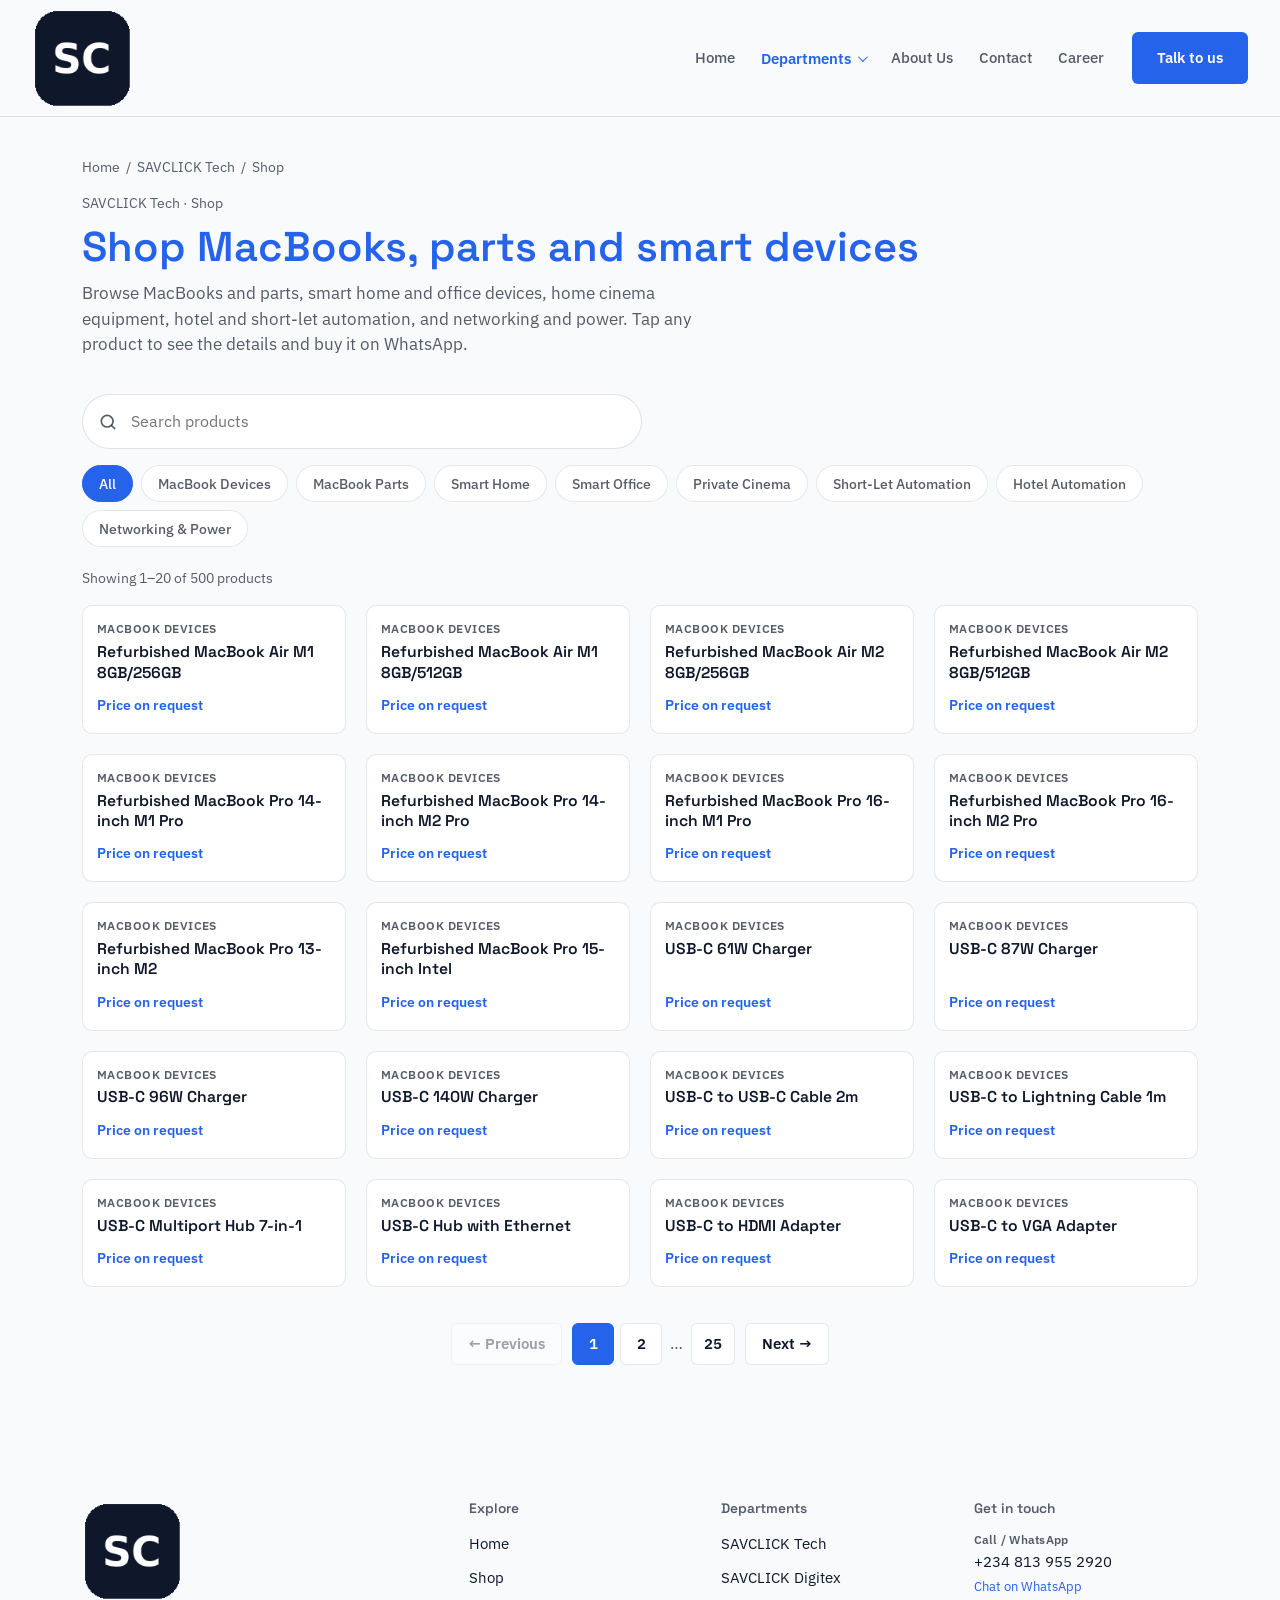
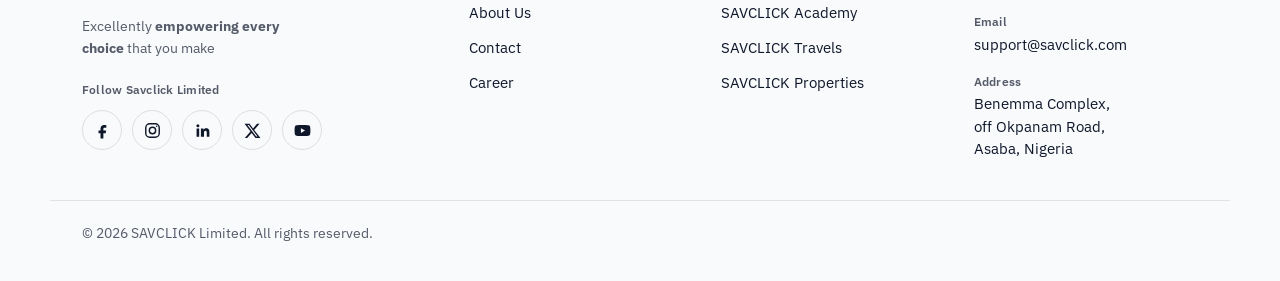
<file: shop.html>
<!DOCTYPE html>
<html lang="en">
<head>
<meta charset="UTF-8">
<meta name="viewport" content="width=device-width, initial-scale=1.0">
<title>SAVCLICK Shop — MacBooks, Parts, Accessories and Smart Home</title>
<meta name="description" content="Shop MacBooks, parts, smart home, smart office, home cinema, hotel and short-let automation, networking and power products from SAVCLICK Tech. Search the catalogue and buy on WhatsApp.">
<link rel="preconnect" href="https://fonts.googleapis.com">
<link rel="preconnect" href="https://fonts.gstatic.com" crossorigin>
<link href="https://fonts.googleapis.com/css2?family=Space+Grotesk:wght@500;600;700&family=IBM+Plex+Sans:wght@400;500;600&display=swap" rel="stylesheet">
<link rel="stylesheet" href="style.css">
<link rel="stylesheet" href="tech.css">
<link rel="stylesheet" href="shop.css">
</head>
<body>

<a class="skip-link" href="#main">Skip to content</a>

<!-- ============ HEADER ============ -->
<header class="site-header" id="siteHeader">
  <div class="container header-inner">

    <a href="index.html" class="logo" aria-label="SAVCLICK home">
      <img src="images/logo.png" alt="SAVCLICK logo" class="logo-img" width="40" height="40">
    </a>

    <nav class="main-nav" id="mainNav" aria-label="Primary">
      <div class="main-nav-head">
        <a href="index.html" class="logo">
          <img src="images/logo.png" alt="SAVCLICK logo" class="logo-img" width="34" height="34">
        </a>
        <button class="nav-close" id="navClose" aria-label="Close menu">×</button>
      </div>

      <ul>
        <li><a href="index.html" class="nav-link">Home</a></li>

        <li class="has-dropdown">
          <button class="nav-link dropdown-toggle active" id="deptToggle" aria-expanded="false" aria-controls="deptMenu">
            Departments
            <span class="chev" aria-hidden="true"></span>
          </button>

          <div class="dropdown-menu" id="deptMenu">
            <p class="dropdown-title">Choose a department</p>

            <a class="dropdown-item" href="savclick-tech.html">
              <img src="images/savclickTech.jpeg" alt="" class="dropdown-icon">
              <span class="dropdown-text">
                <span class="dropdown-name">SAVCLICK Tech<span class="tag tag-open">Open</span></span>
                <span class="dropdown-desc">Logic board repair, Apple laptops, smart home automation</span>
              </span>
            </a>
            <div class="dropdown-sub" role="group" aria-label="SAVCLICK Tech">
              <a class="dropdown-subitem" href="savclick-tech.html">Macs Repair</a>
              <a class="dropdown-subitem" href="smart-home.html">Smart Home/Hotel Automation</a>
              <a class="dropdown-subitem" href="shop.html" aria-current="page">Shop</a>
            </div>

            <a class="dropdown-item" href="savclick-digitex.html">
              <img src="images/savclickdigitex.jpeg" alt="" class="dropdown-icon">
              <span class="dropdown-text">
                <span class="dropdown-name">SAVCLICK Digitex<span class="tag tag-open">Open</span></span>
                <span class="dropdown-desc">Digital services and information hub</span>
              </span>
            </a>

            <a class="dropdown-item" href="savclick-academy.html">
              <img src="images/savclickacademy.jpeg" alt="" class="dropdown-icon">
              <span class="dropdown-text">
                <span class="dropdown-name">SAVCLICK Academy<span class="tag tag-open">Open</span></span>
                <span class="dropdown-desc">Training programs and reservations</span>
              </span>
            </a>

            <div class="dropdown-divider"></div>

            <a class="dropdown-item is-locked" href="#" data-construction="Travels">
              <img src="images/savclicktravels.jpeg" alt="" class="dropdown-icon">
              <span class="dropdown-text">
                <span class="dropdown-name">SAVCLICK Travels<span class="tag tag-soon">Coming soon</span></span>
                <span class="dropdown-desc">Opening after launch</span>
              </span>
            </a>

            <a class="dropdown-item is-locked" href="#" data-construction="Properties">
              <img src="images/savclickproperties.jpeg" alt="" class="dropdown-icon">
              <span class="dropdown-text">
                <span class="dropdown-name">SAVCLICK Properties<span class="tag tag-soon">Coming soon</span></span>
                <span class="dropdown-desc">Opening after launch</span>
              </span>
            </a>
          </div>
        </li>

        <li><a href="about.html" class="nav-link">About Us</a></li>
        <li><a href="contact.html" class="nav-link">Contact</a></li>
        <li><a href="careers.html" class="nav-link">Career</a></li>
      </ul>

      <a href="contact.html" class="btn btn-primary btn-nav-mobile">Talk to us</a>
    </nav>

    <a href="contact.html" class="btn btn-primary btn-nav">Talk to us</a>

    <button class="menu-toggle" id="menuToggle" aria-label="Open menu" aria-expanded="false" aria-controls="mainNav">
      <span></span><span></span><span></span>
    </button>
  </div>
</header>

<div class="nav-scrim" id="navScrim"></div>

<main id="main">

  <!-- ============ SHOP HERO ============ -->
  <section class="shop-hero">
    <div class="container">
      <nav class="breadcrumb" aria-label="Breadcrumb">
        <a href="index.html">Home</a><span>/</span><a href="savclick-tech.html">SAVCLICK Tech</a><span>/</span>Shop
      </nav>
      <p class="eyebrow">SAVCLICK Tech · Shop</p>
      <h1>Shop MacBooks, parts and smart devices</h1>
      <p class="hero-sub">Browse MacBooks and parts, smart home and office devices, home cinema equipment, hotel and short-let automation, and networking and power. Tap any product to see the details and buy it on WhatsApp.</p>
    </div>
  </section>

  <!-- ============ CATALOGUE ============ -->
  <section class="shop-section" id="shopTop" aria-label="Products">
    <div class="container">
      <div class="shop-toolbar">
        <form class="shop-search" id="shopSearchForm" role="search">
          <svg viewBox="0 0 24 24" fill="none" stroke="currentColor" stroke-width="2" stroke-linecap="round" aria-hidden="true"><circle cx="11" cy="11" r="7"/><path d="m20 20-3.5-3.5"/></svg>
          <label for="shopSearch" class="visually-hidden">Search products</label>
          <input type="search" id="shopSearch" placeholder="Search products" autocomplete="off">
          <button type="button" class="shop-clear" id="shopClear" aria-label="Clear search" hidden>×</button>
        </form>
        <div class="shop-chips" id="shopChips" role="group" aria-label="Filter by category"></div>
      </div>

      <p class="shop-count" id="shopCount" aria-live="polite"></p>

      <ul class="shop-grid" id="shopGrid"></ul>

      <div class="shop-empty" id="shopEmpty" hidden>
        <h3>No products found</h3>
        <p>Try a different word, or ask us on WhatsApp and we'll check if we can get it for you.</p>
        <button type="button" class="btn btn-ghost" id="shopReset">Show all products</button>
      </div>

      <nav class="shop-pager" id="shopPager" aria-label="Product pages" hidden></nav>
    </div>
  </section>

</main>

<!-- ============ PRODUCT POPUP ============ -->
<div class="product-overlay" id="productOverlay">
  <div class="product-modal" role="dialog" aria-modal="true" aria-labelledby="productTitle">
    <button type="button" class="product-close" id="productClose" aria-label="Close">×</button>
    <div class="product-media" id="productMedia"></div>
    <div class="product-body">
      <p class="product-cat" id="productCategory"></p>
      <h3 id="productTitle"></h3>
      <p class="product-price" id="productPrice"></p>
      <p class="product-desc" id="productDesc"></p>
      <ul class="product-specs" id="productSpecs" aria-label="Specifications" hidden></ul>
      <a href="#" class="btn product-buy" id="productBuy" target="_blank" rel="noopener">
        <svg viewBox="0 0 24 24" fill="currentColor" aria-hidden="true"><path d="M12 2a10 10 0 0 0-8.6 15.1L2 22l5-1.3A10 10 0 1 0 12 2Zm0 18.2a8.2 8.2 0 0 1-4.2-1.2l-.3-.2-3 .8.8-2.9-.2-.3A8.2 8.2 0 1 1 12 20.2Zm4.5-6.1c-.2-.1-1.5-.7-1.7-.8-.2-.1-.4-.1-.6.1l-.8 1c-.1.2-.3.2-.5.1a6.7 6.7 0 0 1-3.3-2.9c-.2-.4.2-.4.7-1.3.1-.2 0-.3 0-.4l-.8-1.8c-.2-.5-.4-.4-.6-.4h-.5a1 1 0 0 0-.7.3 3 3 0 0 0-.9 2.2 5.2 5.2 0 0 0 1.1 2.8 11.9 11.9 0 0 0 4.6 4c1.7.7 2.3.8 3.2.7a2.7 2.7 0 0 0 1.8-1.3 2.2 2.2 0 0 0 .2-1.3c-.1-.1-.2-.2-.5-.3Z"/></svg>
        Buy on WhatsApp
      </a>
      <p class="product-note">Opens WhatsApp with a message about this product.</p>
    </div>
  </div>
</div>


<!-- ============ FOOTER ============ -->
<footer class="site-footer">
  <div class="container footer-grid">
    <div class="footer-brand">
      <a href="index.html" class="logo">
        <img src="images/logo.png" alt="SAVCLICK logo" class="logo-img" width="100" height="100">
      </a>
      <p>Excellently <b>empowering every choice</b> that you make</p>
      <div class="footer-social">
        <p class="footer-label">Follow Savclick Limited</p>
        <ul>
          <li><a href="https://www.facebook.com/share/18RCKYT39h/" target="_blank" rel="noopener" aria-label="SAVCLICK Limited on Facebook" title="Facebook"><svg viewBox="0 0 24 24" fill="none" stroke="currentColor" stroke-width="1.8" aria-hidden="true"><path fill="currentColor" stroke="none" d="M14 8.5h2.8V5H14c-2.6 0-4.5 2-4.5 4.6V12H7v3.5h2.5V22h3.6v-6.5h2.9l.6-3.5h-3.5V9.8c0-.8.4-1.3 1.2-1.3Z"/></svg></a></li>
          <li><a href="https://www.instagram.com/_savclick/" target="_blank" rel="noopener" aria-label="SAVCLICK Limited on Instagram" title="Instagram"><svg viewBox="0 0 24 24" fill="none" stroke="currentColor" stroke-width="1.8" aria-hidden="true"><rect x="3.5" y="3.5" width="17" height="17" rx="5"/><circle cx="12" cy="12" r="4"/><circle cx="17.3" cy="6.7" r="1" fill="currentColor" stroke="none"/></svg></a></li>
          <li><a href="https://www.linkedin.com/company/savclick/" target="_blank" rel="noopener" aria-label="SAVCLICK Limited on LinkedIn" title="LinkedIn"><svg viewBox="0 0 24 24" fill="none" stroke="currentColor" stroke-width="1.8" aria-hidden="true"><path fill="currentColor" stroke="none" d="M4.5 9.5h3.3V20H4.5zM6.2 4a1.9 1.9 0 1 1 0 3.8 1.9 1.9 0 0 1 0-3.8ZM10 9.5h3.2v1.5h.1c.5-.9 1.6-1.8 3.3-1.8 3.5 0 4.1 2.3 4.1 5.2V20h-3.3v-4.9c0-1.2 0-2.7-1.6-2.7-1.7 0-1.9 1.3-1.9 2.6v5H10Z"/></svg></a></li>
          <li><a href="https://x.com/savclick" target="_blank" rel="noopener" aria-label="SAVCLICK Limited on X" title="X"><svg viewBox="0 0 24 24" fill="none" stroke="currentColor" stroke-width="1.8" aria-hidden="true"><path fill="currentColor" stroke="none" d="M17.8 3.5h3.1l-6.8 7.8 8 10.2h-6.3l-4.9-6.4-5.6 6.4H2.2l7.3-8.3L1.9 3.5h6.4l4.4 5.9Zm-1.1 16.2h1.7L7.4 5.2H5.6Z"/></svg></a></li>
          <li><a href="https://www.youtube.com/@savclickchannel2860" target="_blank" rel="noopener" aria-label="SAVCLICK Limited on YouTube" title="YouTube"><svg viewBox="0 0 24 24" fill="none" stroke="currentColor" stroke-width="1.8" aria-hidden="true"><path fill="currentColor" stroke="none" d="M21.6 7.2a2.6 2.6 0 0 0-1.8-1.8C18.2 5 12 5 12 5s-6.2 0-7.8.4a2.6 2.6 0 0 0-1.8 1.8C2 8.8 2 12 2 12s0 3.2.4 4.8a2.6 2.6 0 0 0 1.8 1.8c1.6.4 7.8.4 7.8.4s6.2 0 7.8-.4a2.6 2.6 0 0 0 1.8-1.8c.4-1.6.4-4.8.4-4.8s0-3.2-.4-4.8ZM10 15V9l5.2 3Z"/></svg></a></li>
        </ul>
      </div>
    </div>

    <div class="footer-col">
      <h4>Explore</h4>
      <ul>
        <li><a href="index.html">Home</a></li>
        <li><a href="shop.html">Shop</a></li>
        <li><a href="about.html">About Us</a></li>
        <li><a href="contact.html">Contact</a></li>
      <li><a href="careers.html">Career</a></li>
      </ul>
    </div>

    <div class="footer-col">
      <h4>Departments</h4>
      <ul>
        <li><a href="savclick-tech.html">SAVCLICK Tech</a></li>
        <li><a href="savclick-digitex.html">SAVCLICK Digitex</a></li>
        <li><a href="savclick-academy.html">SAVCLICK Academy</a></li>
        <li><a href="#" data-construction="Travels">SAVCLICK Travels</a></li>
        <li><a href="#" data-construction="Properties">SAVCLICK Properties</a></li>
      </ul>
    </div>

    <div class="footer-col">
      <h4>Get in touch</h4>
      <ul class="footer-contact">
        <li>
          <span class="footer-label">Call / WhatsApp</span>
          <a href="tel:+2348139552920">+234 813 955 2920</a>
          <a href="https://wa.me/2348139552920" target="_blank" rel="noopener" class="footer-sub">Chat on WhatsApp</a>
        </li>
        <li>
          <span class="footer-label">Email</span>
          <a href="mailto:support@savclick.com">support@savclick.com</a>
        </li>
        <li>
          <span class="footer-label">Address</span>
          <a href="https://www.google.com/maps/search/?api=1&amp;query=Benemma+Complex+Okpanam+Road+Asaba+Nigeria" target="_blank" rel="noopener"><address>Benemma Complex,<br>off Okpanam Road,<br>Asaba, Nigeria</address></a>
        </li>
      </ul>
    </div>
  </div>
  <div class="container footer-bottom">
    <p>© <span id="year"></span> SAVCLICK Limited. All rights reserved.</p>
  </div>
</footer>

<!-- ============ CONSTRUCTION MODAL ============ -->
<div class="modal-overlay" id="modalOverlay">
  <div class="modal" role="dialog" aria-modal="true" aria-labelledby="modalTitle">
    <button class="modal-close" id="modalClose" aria-label="Close">×</button>
    <span class="modal-icon">🚧</span>
    <h3 id="modalTitle">SAVCLICK <span id="modalDept"></span> is under construction</h3>
    <p>This department hasn't opened yet. We're building it as our next project after launch, check back soon.</p>
    <button class="btn btn-primary" id="modalOk">Got it</button>
  </div>
</div>

<script src="script.js"></script>
<script src="products.js"></script>
<script src="shop.js"></script>
</body>
</html>
</file>
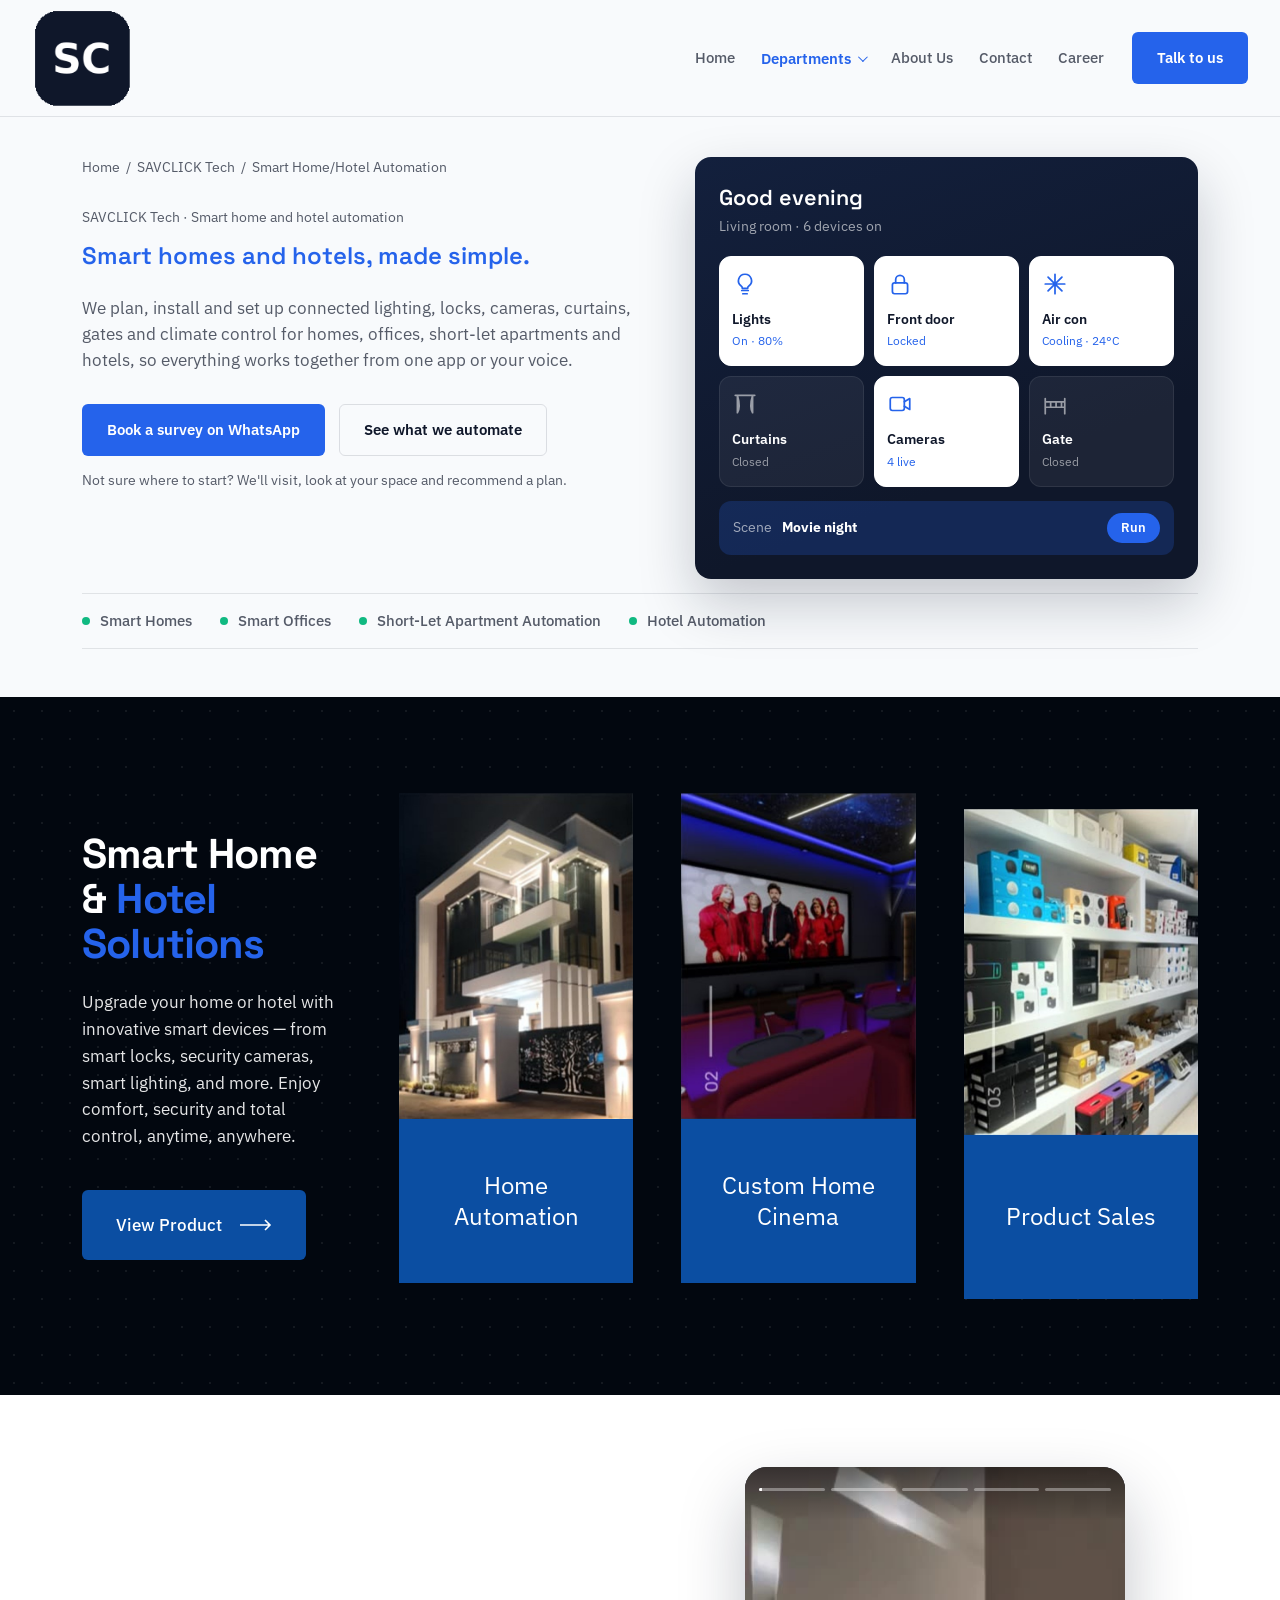
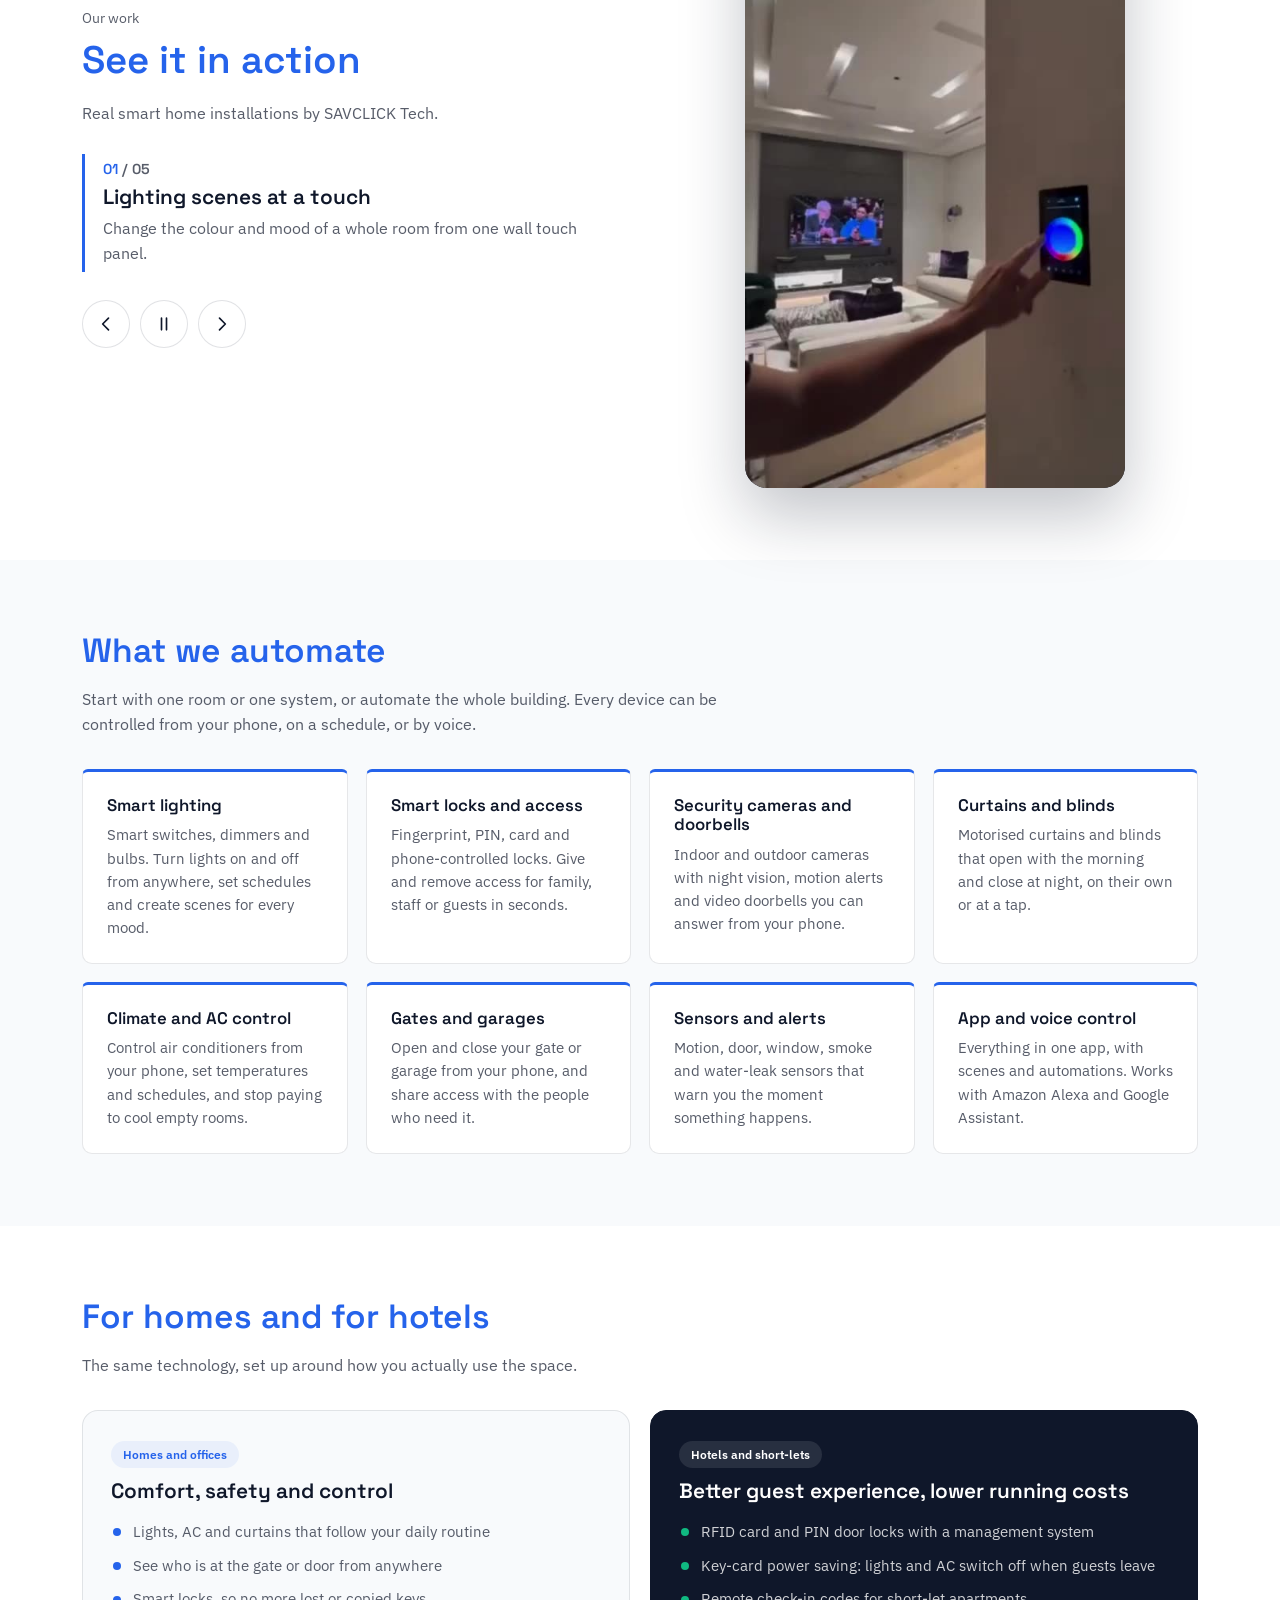
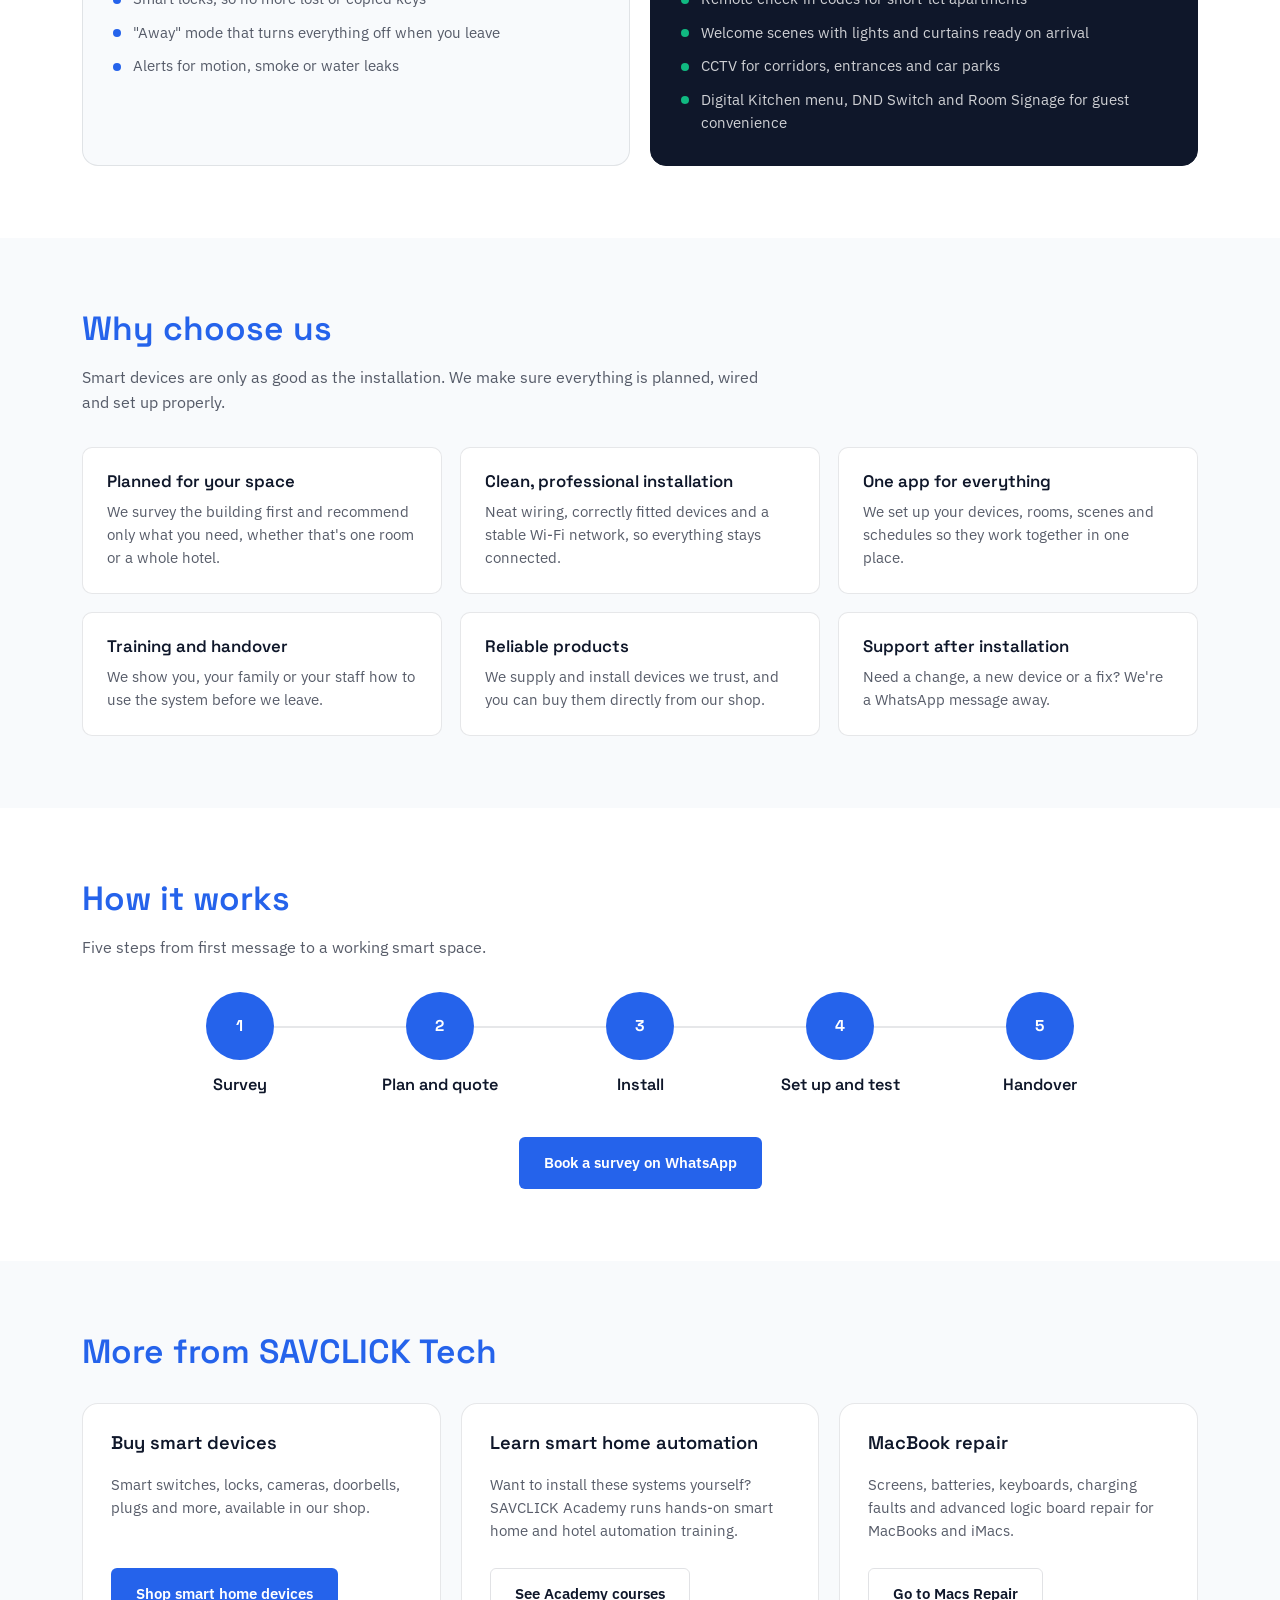
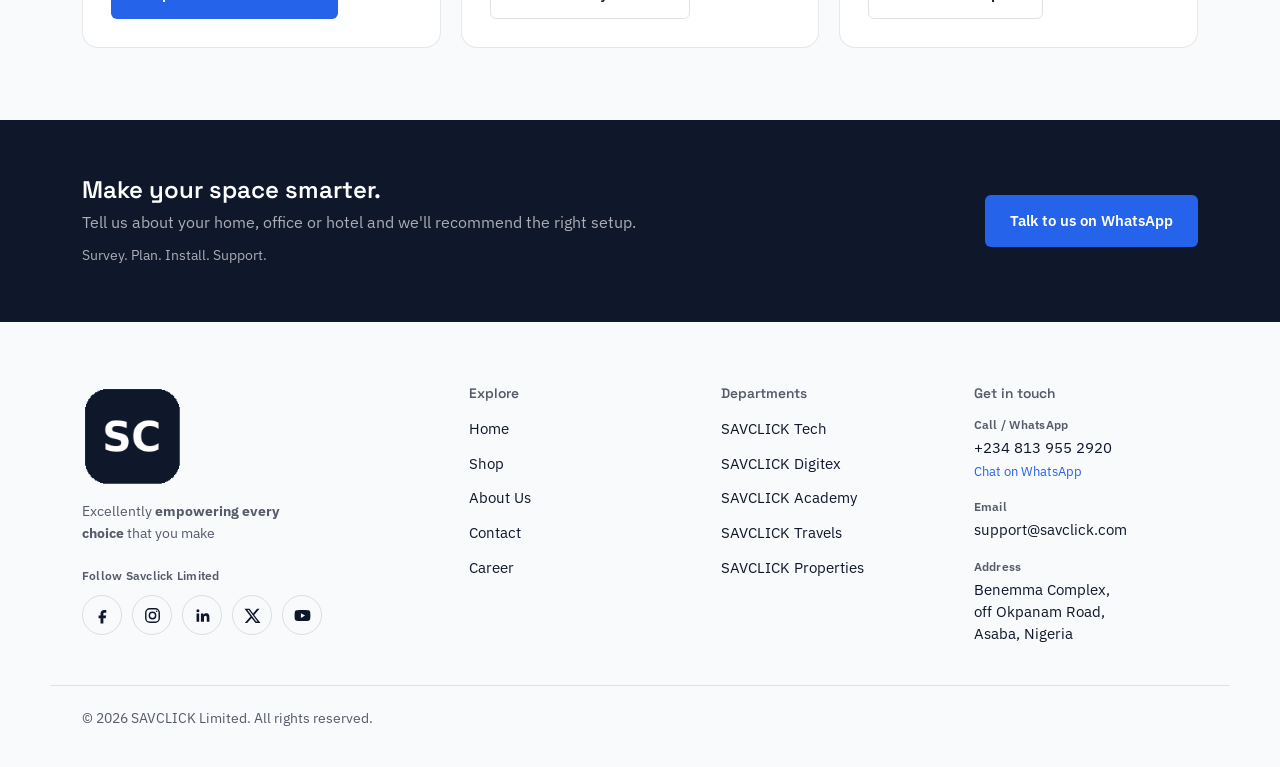
<file: smart-home.html>
<!DOCTYPE html>
<html lang="en">
<head>
<meta charset="UTF-8">
<meta name="viewport" content="width=device-width, initial-scale=1.0">
<title>Smart Home and Hotel Automation — SAVCLICK Tech</title>
<meta name="description" content="SAVCLICK Tech smart home and hotel automation: smart lighting, locks, CCTV, curtains, AC control and gate automation for homes, offices, short-lets and hotels. Book a survey on WhatsApp.">
<link rel="preconnect" href="https://fonts.googleapis.com">
<link rel="preconnect" href="https://fonts.gstatic.com" crossorigin>
<link href="https://fonts.googleapis.com/css2?family=Space+Grotesk:wght@500;600;700&family=IBM+Plex+Sans:wght@400;500;600&display=swap" rel="stylesheet">
<link rel="stylesheet" href="style.css">
<link rel="stylesheet" href="tech.css">
<link rel="stylesheet" href="smart-home.css">
</head>
<body>

<a class="skip-link" href="#main">Skip to content</a>

<!-- ============ HEADER ============ -->
<header class="site-header" id="siteHeader">
  <div class="container header-inner">

    <a href="index.html" class="logo" aria-label="SAVCLICK home">
      <img src="images/logo.png" alt="SAVCLICK logo" class="logo-img" width="40" height="40">
    </a>

    <nav class="main-nav" id="mainNav" aria-label="Primary">
      <div class="main-nav-head">
        <a href="index.html" class="logo">
          <img src="images/logo.png" alt="SAVCLICK logo" class="logo-img" width="34" height="34">
        </a>
        <button class="nav-close" id="navClose" aria-label="Close menu">×</button>
      </div>

      <ul>
        <li><a href="index.html" class="nav-link">Home</a></li>

        <li class="has-dropdown">
          <button class="nav-link dropdown-toggle active" id="deptToggle" aria-expanded="false" aria-controls="deptMenu">
            Departments
            <span class="chev" aria-hidden="true"></span>
          </button>

          <div class="dropdown-menu" id="deptMenu">
            <p class="dropdown-title">Choose a department</p>

            <a class="dropdown-item" href="savclick-tech.html">
              <img src="images/savclickTech.jpeg" alt="" class="dropdown-icon">
              <span class="dropdown-text">
                <span class="dropdown-name">SAVCLICK Tech<span class="tag tag-open">Open</span></span>
                <span class="dropdown-desc">Logic board repair, Apple laptops, smart home automation</span>
              </span>
            </a>
            <div class="dropdown-sub" role="group" aria-label="SAVCLICK Tech">
              <a class="dropdown-subitem" href="savclick-tech.html">Macs Repair</a>
              <a class="dropdown-subitem" href="smart-home.html" aria-current="page">Smart Home/Hotel Automation</a>
              <a class="dropdown-subitem" href="shop.html">Shop</a>
            </div>

            <a class="dropdown-item" href="savclick-digitex.html">
              <img src="images/savclickdigitex.jpeg" alt="" class="dropdown-icon">
              <span class="dropdown-text">
                <span class="dropdown-name">SAVCLICK Digitex<span class="tag tag-open">Open</span></span>
                <span class="dropdown-desc">Digital services and information hub</span>
              </span>
            </a>

            <a class="dropdown-item" href="savclick-academy.html">
              <img src="images/savclickacademy.jpeg" alt="" class="dropdown-icon">
              <span class="dropdown-text">
                <span class="dropdown-name">SAVCLICK Academy<span class="tag tag-open">Open</span></span>
                <span class="dropdown-desc">Training programs and reservations</span>
              </span>
            </a>

            <div class="dropdown-divider"></div>

            <a class="dropdown-item is-locked" href="#" data-construction="Travels">
              <img src="images/savclicktravels.jpeg" alt="" class="dropdown-icon">
              <span class="dropdown-text">
                <span class="dropdown-name">SAVCLICK Travels<span class="tag tag-soon">Coming soon</span></span>
                <span class="dropdown-desc">Opening after launch</span>
              </span>
            </a>

            <a class="dropdown-item is-locked" href="#" data-construction="Properties">
              <img src="images/savclickproperties.jpeg" alt="" class="dropdown-icon">
              <span class="dropdown-text">
                <span class="dropdown-name">SAVCLICK Properties<span class="tag tag-soon">Coming soon</span></span>
                <span class="dropdown-desc">Opening after launch</span>
              </span>
            </a>
          </div>
        </li>

        <li><a href="about.html" class="nav-link">About Us</a></li>
        <li><a href="contact.html" class="nav-link">Contact</a></li>
        <li><a href="careers.html" class="nav-link">Career</a></li>
      </ul>

      <a href="contact.html" class="btn btn-primary btn-nav-mobile">Talk to us</a>
    </nav>

    <a href="contact.html" class="btn btn-primary btn-nav">Talk to us</a>

    <button class="menu-toggle" id="menuToggle" aria-label="Open menu" aria-expanded="false" aria-controls="mainNav">
      <span></span><span></span><span></span>
    </button>
  </div>
</header>

<div class="nav-scrim" id="navScrim"></div>

<main id="main">

  <!-- ============ HERO ============ -->
  <section class="tech-hero">
    <div class="container tech-hero-grid">

      <nav class="breadcrumb area-crumb" aria-label="Breadcrumb">
        <a href="index.html">Home</a><span>/</span><a href="savclick-tech.html">SAVCLICK Tech</a><span>/</span>Smart Home/Hotel Automation
      </nav>

      <p class="eyebrow area-eyebrow">SAVCLICK Tech · Smart home and hotel automation</p>

      <h1 class="area-title">Smart homes and hotels, made simple.</h1>

      <p class="hero-sub area-lead">We plan, install and set up connected lighting, locks, cameras, curtains, gates and climate control for homes, offices, short-let apartments and hotels, so everything works together from one app or your voice.</p>

      <!-- Illustrated control panel (no photo needed). Swap for a real install photo later if you like:
           <img src="images/your-photo.jpeg" alt="..." class="page-hero-img"> -->
      <div class="area-media">
        <div class="sh-panel" role="img" aria-label="Illustration of a smart home app controlling lights, door lock, air conditioning, curtains, cameras and the gate">
          <div class="sh-panel-head">
            <span class="sh-panel-title">Good evening</span>
            <span class="sh-panel-sub">Living room · 6 devices on</span>
          </div>
          <div class="sh-tiles">
            <div class="sh-tile is-on">
              <svg viewBox="0 0 24 24" aria-hidden="true"><path d="M9 18h6M10 21h4M12 3a6 6 0 0 0-3.5 10.9c.6.4 1 1.1 1 1.8V16h5v-.3c0-.7.4-1.4 1-1.8A6 6 0 0 0 12 3Z"/></svg>
              <span class="sh-tile-name">Lights</span><span class="sh-tile-state">On · 80%</span>
            </div>
            <div class="sh-tile is-on">
              <svg viewBox="0 0 24 24" aria-hidden="true"><rect x="5" y="11" width="14" height="10" rx="2"/><path d="M8 11V8a4 4 0 0 1 8 0v3"/></svg>
              <span class="sh-tile-name">Front door</span><span class="sh-tile-state">Locked</span>
            </div>
            <div class="sh-tile is-on">
              <svg viewBox="0 0 24 24" aria-hidden="true"><path d="M12 3v18M3 12h18M5.6 5.6l12.8 12.8M18.4 5.6 5.6 18.4"/></svg>
              <span class="sh-tile-name">Air con</span><span class="sh-tile-state">Cooling · 24°C</span>
            </div>
            <div class="sh-tile">
              <svg viewBox="0 0 24 24" aria-hidden="true"><path d="M3 4h18M5 4v16M19 4v16M5 20c2-3 2-9 0-16M19 20c-2-3-2-9 0-16"/></svg>
              <span class="sh-tile-name">Curtains</span><span class="sh-tile-state">Closed</span>
            </div>
            <div class="sh-tile is-on">
              <svg viewBox="0 0 24 24" aria-hidden="true"><path d="M3 8a2 2 0 0 1 2-2h9a2 2 0 0 1 2 2v8a2 2 0 0 1-2 2H5a2 2 0 0 1-2-2Z"/><path d="m16 10 5-3v10l-5-3"/></svg>
              <span class="sh-tile-name">Cameras</span><span class="sh-tile-state">4 live</span>
            </div>
            <div class="sh-tile">
              <svg viewBox="0 0 24 24" aria-hidden="true"><path d="M3 21V7M21 21V7M3 10h18M3 15h18M8 10v5M13 10v5M18 10v5"/></svg>
              <span class="sh-tile-name">Gate</span><span class="sh-tile-state">Closed</span>
            </div>
          </div>
          <div class="sh-scene">
            <span>Scene</span><strong>Movie night</strong><span class="sh-scene-btn">Run</span>
          </div>
        </div>
      </div>

      <ul class="tech-suites-list area-suites sh-suites" aria-label="Who we automate for">
        <li>Smart Homes</li>
        <li>Smart Offices</li>
        <li>Short-Let Apartment Automation</li>
        <li>Hotel Automation</li>
      </ul>

      <p class="hero-note area-note">Not sure where to start? We'll visit, look at your space and recommend a plan.</p>

      <div class="hero-actions area-actions">
        <a href="https://wa.me/2348139552920?text=Hello%20SAVCLICK%2C%20I'd%20like%20to%20book%20a%20smart%20home%20%2F%20hotel%20automation%20survey." class="btn btn-primary" target="_blank" rel="noopener">Book a survey on WhatsApp</a>
        <a href="#services" class="btn btn-ghost">See what we automate</a>
      </div>

    </div>
  </section>

  <!-- ============ SMART HOME & HOTEL SOLUTIONS ============ -->
  <section class="sh-showcase" aria-labelledby="showcaseTitle">
    <div class="container sh-showcase-grid">
      <div class="sh-showcase-copy">
        <h2 id="showcaseTitle">Smart Home &amp; <span>Hotel Solutions</span></h2>
        <p>Upgrade your home or hotel with innovative smart devices — from smart locks, security cameras, smart lighting, and more. Enjoy comfort, security and total control, anytime, anywhere.</p>
        <a href="shop.html?category=Smart%20Home" class="sh-showcase-btn">
          View Product
          <svg viewBox="0 0 32 12" aria-hidden="true"><path d="M0 6h30M25 1l5 5-5 5"/></svg>
        </a>
      </div>
      <ul class="sh-showcase-cards">
        <li class="sh-show-card">
          <img src="images/smart-home/home-automation.jpeg" alt="Modern house with smart exterior lighting at night" width="542" height="756" loading="lazy">
          <span class="sh-show-label">Home Automation</span>
        </li>
        <li class="sh-show-card">
          <img src="images/smart-home/home-cinema.jpeg" alt="Custom home cinema with red recliners, starlight ceiling and blue LED lighting" width="544" height="756" loading="lazy">
          <span class="sh-show-label">Custom Home Cinema</span>
        </li>
        <li class="sh-show-card is-offset">
          <img src="images/smart-home/product-sales.jpeg" alt="Shelves stocked with smart home devices in the SAVCLICK showroom" width="544" height="756" loading="lazy">
          <span class="sh-show-label">Product Sales</span>
        </li>
      </ul>
    </div>
  </section>

  <!-- ============ VIDEO CAROUSEL ============ -->
  <section class="t-section alt vc-section" id="in-action" aria-labelledby="vcTitle">
    <div class="container vc-grid">
      <div class="vc-copy">
        <p class="eyebrow">Our work</p>
        <h2 id="vcTitle">See it in action</h2>
        <p class="vc-lead">Real smart home installations by SAVCLICK Tech.</p>
        <div class="vc-caption" aria-live="polite">
          <p class="vc-count"><span id="vcIndex">01</span> / 05</p>
          <h3 id="vcSlideTitle">Lighting scenes at a touch</h3>
          <p id="vcSlideDesc">Change the colour and mood of a whole room from one wall touch panel.</p>
        </div>
        <div class="vc-controls">
          <button type="button" class="vc-btn" id="vcPrev" aria-label="Previous video"><svg viewBox="0 0 24 24" aria-hidden="true"><path d="M15 5l-7 7 7 7"/></svg></button>
          <button type="button" class="vc-btn" id="vcToggle" aria-label="Pause slideshow"><svg viewBox="0 0 24 24" aria-hidden="true" class="vc-ico-pause"><path d="M9 5v14M15 5v14"/></svg><svg viewBox="0 0 24 24" aria-hidden="true" class="vc-ico-play"><path d="M8 5l11 7-11 7z"/></svg></button>
          <button type="button" class="vc-btn" id="vcNext" aria-label="Next video"><svg viewBox="0 0 24 24" aria-hidden="true"><path d="M9 5l7 7-7 7"/></svg></button>
        </div>
      </div>
      <div class="vc-stage" id="vcStage" aria-roledescription="carousel" aria-label="Smart home installation videos">
        <div class="vc-segs"><button type="button" class="vc-seg is-active" data-go="0" aria-label="Show video 1: Lighting scenes at a touch"><span></span></button><button type="button" class="vc-seg" data-go="1" aria-label="Show video 2: Curtains on a remote"><span></span></button><button type="button" class="vc-seg" data-go="2" aria-label="Show video 3: Custom home cinema"><span></span></button><button type="button" class="vc-seg" data-go="3" aria-label="Show video 4: Smart blinds"><span></span></button><button type="button" class="vc-seg" data-go="4" aria-label="Show video 5: Everything from your phone"><span></span></button></div>
        <ul class="vc-track">
          <li class="vc-slide is-active" data-title="Lighting scenes at a touch" data-desc="Change the colour and mood of a whole room from one wall touch panel." aria-roledescription="slide" aria-label="1 of 5: Lighting scenes at a touch">
            <video src="videos/smart-home/lighting-panel.mp4" poster="videos/smart-home/lighting-panel.jpg" muted loop playsinline preload="auto"></video>
          </li>
          <li class="vc-slide" data-title="Curtains on a remote" data-desc="Open and close motorised curtains without leaving your seat." aria-roledescription="slide" aria-label="2 of 5: Curtains on a remote">
            <video src="videos/smart-home/remote-curtains.mp4" poster="videos/smart-home/remote-curtains.jpg" muted loop playsinline preload="none"></video>
          </li>
          <li class="vc-slide" data-title="Custom home cinema" data-desc="Starlight ceiling, ambient lighting and a big screen, all controlled together." aria-roledescription="slide" aria-label="3 of 5: Custom home cinema">
            <video src="videos/smart-home/home-cinema.mp4" poster="videos/smart-home/home-cinema.jpg" muted loop playsinline preload="none"></video>
          </li>
          <li class="vc-slide" data-title="Smart blinds" data-desc="Blinds that adjust on their own to let in just the right amount of light." aria-roledescription="slide" aria-label="4 of 5: Smart blinds">
            <video src="videos/smart-home/smart-blinds.mp4" poster="videos/smart-home/smart-blinds.jpg" muted loop playsinline preload="none"></video>
          </li>
          <li class="vc-slide" data-title="Everything from your phone" data-desc="Lights, curtains and more, controlled from one app." aria-roledescription="slide" aria-label="5 of 5: Everything from your phone">
            <video src="videos/smart-home/app-control.mp4" poster="videos/smart-home/app-control.jpg" muted loop playsinline preload="none"></video>
          </li>
        </ul>
      </div>
    </div>
  </section>

  <!-- ============ WHAT WE AUTOMATE ============ -->
  <section class="t-section" id="services">
    <div class="container">
      <div class="t-head">
        <h2>What we automate</h2>
        <p>Start with one room or one system, or automate the whole building. Every device can be controlled from your phone, on a schedule, or by voice.</p>
      </div>
      <div class="t-grid cols-4">
        <div class="t-card offer-card">
          <h3>Smart lighting</h3>
          <p>Smart switches, dimmers and bulbs. Turn lights on and off from anywhere, set schedules and create scenes for every mood.</p>
        </div>
        <div class="t-card offer-card">
          <h3>Smart locks and access</h3>
          <p>Fingerprint, PIN, card and phone-controlled locks. Give and remove access for family, staff or guests in seconds.</p>
        </div>
        <div class="t-card offer-card">
          <h3>Security cameras and doorbells</h3>
          <p>Indoor and outdoor cameras with night vision, motion alerts and video doorbells you can answer from your phone.</p>
        </div>
        <div class="t-card offer-card">
          <h3>Curtains and blinds</h3>
          <p>Motorised curtains and blinds that open with the morning and close at night, on their own or at a tap.</p>
        </div>
        <div class="t-card offer-card">
          <h3>Climate and AC control</h3>
          <p>Control air conditioners from your phone, set temperatures and schedules, and stop paying to cool empty rooms.</p>
        </div>
        <div class="t-card offer-card">
          <h3>Gates and garages</h3>
          <p>Open and close your gate or garage from your phone, and share access with the people who need it.</p>
        </div>
        <div class="t-card offer-card">
          <h3>Sensors and alerts</h3>
          <p>Motion, door, window, smoke and water-leak sensors that warn you the moment something happens.</p>
        </div>
        <div class="t-card offer-card">
          <h3>App and voice control</h3>
          <p>Everything in one app, with scenes and automations. Works with Amazon Alexa and Google Assistant.</p>
        </div>
      </div>
    </div>
  </section>

  <!-- ============ HOMES & HOTELS ============ -->
  <section class="t-section alt" id="homes-hotels">
    <div class="container">
      <div class="t-head">
        <h2>For homes and for hotels</h2>
        <p>The same technology, set up around how you actually use the space.</p>
      </div>
      <div class="sh-audience">
        <div class="sh-audience-card">
          <span class="sh-audience-tag">Homes and offices</span>
          <h3>Comfort, safety and control</h3>
          <ul class="sh-list">
            <li>Lights, AC and curtains that follow your daily routine</li>
            <li>See who is at the gate or door from anywhere</li>
            <li>Smart locks, so no more lost or copied keys</li>
            <li>"Away" mode that turns everything off when you leave</li>
            <li>Alerts for motion, smoke or water leaks</li>
          </ul>
        </div>
        <div class="sh-audience-card is-dark">
          <span class="sh-audience-tag">Hotels and short-lets</span>
          <h3>Better guest experience, lower running costs</h3>
          <ul class="sh-list">
            <li>RFID card and PIN door locks with a management system</li>
            <li>Key-card power saving: lights and AC switch off when guests leave</li>
            <li>Remote check-in codes for short-let apartments</li>
            <li>Welcome scenes with lights and curtains ready on arrival</li>
            <li>CCTV for corridors, entrances and car parks</li>
            <li>Digital Kitchen menu, DND Switch and Room Signage for guest convenience</li>
          </ul>
        </div>
      </div>
    </div>
  </section>

  <!-- ============ WHY ============ -->
  <section class="t-section" id="why">
    <div class="container">
      <div class="t-head">
        <h2>Why choose us</h2>
        <p>Smart devices are only as good as the installation. We make sure everything is planned, wired and set up properly.</p>
      </div>
      <div class="t-grid cols-3">
        <div class="t-card">
          <h3>Planned for your space</h3>
          <p>We survey the building first and recommend only what you need, whether that's one room or a whole hotel.</p>
        </div>
        <div class="t-card">
          <h3>Clean, professional installation</h3>
          <p>Neat wiring, correctly fitted devices and a stable Wi-Fi network, so everything stays connected.</p>
        </div>
        <div class="t-card">
          <h3>One app for everything</h3>
          <p>We set up your devices, rooms, scenes and schedules so they work together in one place.</p>
        </div>
        <div class="t-card">
          <h3>Training and handover</h3>
          <p>We show you, your family or your staff how to use the system before we leave.</p>
        </div>
        <div class="t-card">
          <h3>Reliable products</h3>
          <p>We supply and install devices we trust, and you can buy them directly from our shop.</p>
        </div>
        <div class="t-card">
          <h3>Support after installation</h3>
          <p>Need a change, a new device or a fix? We're a WhatsApp message away.</p>
        </div>
      </div>
    </div>
  </section>

  <!-- ============ HOW IT WORKS ============ -->
  <section class="t-section alt" id="how-it-works">
    <div class="container">
      <div class="t-head">
        <h2>How it works</h2>
        <p>Five steps from first message to a working smart space.</p>
      </div>
      <ol class="process">
        <li class="process-step"><span class="process-circle">1</span><p>Survey</p></li>
        <li class="process-step"><span class="process-circle">2</span><p>Plan and quote</p></li>
        <li class="process-step"><span class="process-circle">3</span><p>Install</p></li>
        <li class="process-step"><span class="process-circle">4</span><p>Set up and test</p></li>
        <li class="process-step"><span class="process-circle">5</span><p>Handover</p></li>
      </ol>
      <div class="hero-actions" style="margin-top:40px; justify-content:center">
        <a href="https://wa.me/2348139552920?text=Hello%20SAVCLICK%2C%20I'd%20like%20to%20book%20a%20smart%20home%20%2F%20hotel%20automation%20survey." class="btn btn-primary" target="_blank" rel="noopener">Book a survey on WhatsApp</a>
      </div>
    </div>
  </section>

  <!-- ============ MORE ============ -->
  <section class="t-section" id="more">
    <div class="container">
      <div class="t-head">
        <h2>More from SAVCLICK Tech</h2>
      </div>
      <div class="link-grid">
        <div class="link-card">
          <h3>Buy smart devices</h3>
          <p>Smart switches, locks, cameras, doorbells, plugs and more, available in our shop.</p>
          <a href="shop.html?category=Smart%20Home" class="btn btn-primary">Shop smart home devices</a>
        </div>
        <div class="link-card">
          <h3>Learn smart home automation</h3>
          <p>Want to install these systems yourself? SAVCLICK Academy runs hands-on smart home and hotel automation training.</p>
          <a href="savclick-academy.html#upcoming" class="btn btn-ghost">See Academy courses</a>
        </div>
        <div class="link-card">
          <h3>MacBook repair</h3>
          <p>Screens, batteries, keyboards, charging faults and advanced logic board repair for MacBooks and iMacs.</p>
          <a href="savclick-tech.html" class="btn btn-ghost">Go to Macs Repair</a>
        </div>
      </div>
    </div>
  </section>

  <!-- ============ FINAL CTA ============ -->
  <section class="cta-band">
    <div class="container cta-inner">
      <div>
        <h2>Make your space smarter.</h2>
        <p>Tell us about your home, office or hotel and we'll recommend the right setup.</p>
        <p class="cta-tagline">Survey. Plan. Install. Support.</p>
      </div>
      <a href="https://wa.me/2348139552920?text=Hello%20SAVCLICK%2C%20I'd%20like%20to%20talk%20about%20smart%20home%20%2F%20hotel%20automation." class="btn btn-primary btn-wa" target="_blank" rel="noopener">Talk to us on WhatsApp</a>
    </div>
  </section>

</main>

<!-- ============ FOOTER ============ -->
<footer class="site-footer">
  <div class="container footer-grid">
    <div class="footer-brand">
      <a href="index.html" class="logo">
        <img src="images/logo.png" alt="SAVCLICK logo" class="logo-img" width="100" height="100">
      </a>
      <p>Excellently <b>empowering every choice</b> that you make</p>
      <div class="footer-social">
        <p class="footer-label">Follow Savclick Limited</p>
        <ul>
          <li><a href="https://www.facebook.com/share/18RCKYT39h/" target="_blank" rel="noopener" aria-label="SAVCLICK Limited on Facebook" title="Facebook"><svg viewBox="0 0 24 24" fill="none" stroke="currentColor" stroke-width="1.8" aria-hidden="true"><path fill="currentColor" stroke="none" d="M14 8.5h2.8V5H14c-2.6 0-4.5 2-4.5 4.6V12H7v3.5h2.5V22h3.6v-6.5h2.9l.6-3.5h-3.5V9.8c0-.8.4-1.3 1.2-1.3Z"/></svg></a></li>
          <li><a href="https://www.instagram.com/_savclick/" target="_blank" rel="noopener" aria-label="SAVCLICK Limited on Instagram" title="Instagram"><svg viewBox="0 0 24 24" fill="none" stroke="currentColor" stroke-width="1.8" aria-hidden="true"><rect x="3.5" y="3.5" width="17" height="17" rx="5"/><circle cx="12" cy="12" r="4"/><circle cx="17.3" cy="6.7" r="1" fill="currentColor" stroke="none"/></svg></a></li>
          <li><a href="https://www.linkedin.com/company/savclick/" target="_blank" rel="noopener" aria-label="SAVCLICK Limited on LinkedIn" title="LinkedIn"><svg viewBox="0 0 24 24" fill="none" stroke="currentColor" stroke-width="1.8" aria-hidden="true"><path fill="currentColor" stroke="none" d="M4.5 9.5h3.3V20H4.5zM6.2 4a1.9 1.9 0 1 1 0 3.8 1.9 1.9 0 0 1 0-3.8ZM10 9.5h3.2v1.5h.1c.5-.9 1.6-1.8 3.3-1.8 3.5 0 4.1 2.3 4.1 5.2V20h-3.3v-4.9c0-1.2 0-2.7-1.6-2.7-1.7 0-1.9 1.3-1.9 2.6v5H10Z"/></svg></a></li>
          <li><a href="https://x.com/savclick" target="_blank" rel="noopener" aria-label="SAVCLICK Limited on X" title="X"><svg viewBox="0 0 24 24" fill="none" stroke="currentColor" stroke-width="1.8" aria-hidden="true"><path fill="currentColor" stroke="none" d="M17.8 3.5h3.1l-6.8 7.8 8 10.2h-6.3l-4.9-6.4-5.6 6.4H2.2l7.3-8.3L1.9 3.5h6.4l4.4 5.9Zm-1.1 16.2h1.7L7.4 5.2H5.6Z"/></svg></a></li>
          <li><a href="https://www.youtube.com/@savclickchannel2860" target="_blank" rel="noopener" aria-label="SAVCLICK Limited on YouTube" title="YouTube"><svg viewBox="0 0 24 24" fill="none" stroke="currentColor" stroke-width="1.8" aria-hidden="true"><path fill="currentColor" stroke="none" d="M21.6 7.2a2.6 2.6 0 0 0-1.8-1.8C18.2 5 12 5 12 5s-6.2 0-7.8.4a2.6 2.6 0 0 0-1.8 1.8C2 8.8 2 12 2 12s0 3.2.4 4.8a2.6 2.6 0 0 0 1.8 1.8c1.6.4 7.8.4 7.8.4s6.2 0 7.8-.4a2.6 2.6 0 0 0 1.8-1.8c.4-1.6.4-4.8.4-4.8s0-3.2-.4-4.8ZM10 15V9l5.2 3Z"/></svg></a></li>
        </ul>
      </div>
    </div>

    <div class="footer-col">
      <h4>Explore</h4>
      <ul>
        <li><a href="index.html">Home</a></li>
        <li><a href="shop.html">Shop</a></li>
        <li><a href="about.html">About Us</a></li>
        <li><a href="contact.html">Contact</a></li>
      <li><a href="careers.html">Career</a></li>
      </ul>
    </div>

    <div class="footer-col">
      <h4>Departments</h4>
      <ul>
        <li><a href="savclick-tech.html">SAVCLICK Tech</a></li>
        <li><a href="savclick-digitex.html">SAVCLICK Digitex</a></li>
        <li><a href="savclick-academy.html">SAVCLICK Academy</a></li>
        <li><a href="#" data-construction="Travels">SAVCLICK Travels</a></li>
        <li><a href="#" data-construction="Properties">SAVCLICK Properties</a></li>
      </ul>
    </div>

    <div class="footer-col">
      <h4>Get in touch</h4>
      <ul class="footer-contact">
        <li>
          <span class="footer-label">Call / WhatsApp</span>
          <a href="tel:+2348139552920">+234 813 955 2920</a>
          <a href="https://wa.me/2348139552920" target="_blank" rel="noopener" class="footer-sub">Chat on WhatsApp</a>
        </li>
        <li>
          <span class="footer-label">Email</span>
          <a href="mailto:support@savclick.com">support@savclick.com</a>
        </li>
        <li>
          <span class="footer-label">Address</span>
          <a href="https://www.google.com/maps/search/?api=1&amp;query=Benemma+Complex+Okpanam+Road+Asaba+Nigeria" target="_blank" rel="noopener"><address>Benemma Complex,<br>off Okpanam Road,<br>Asaba, Nigeria</address></a>
        </li>
      </ul>
    </div>
  </div>
  <div class="container footer-bottom">
    <p>© <span id="year"></span> SAVCLICK Limited. All rights reserved.</p>
  </div>
</footer>

<!-- ============ CONSTRUCTION MODAL ============ -->
<div class="modal-overlay" id="modalOverlay">
  <div class="modal" role="dialog" aria-modal="true" aria-labelledby="modalTitle">
    <button class="modal-close" id="modalClose" aria-label="Close">×</button>
    <span class="modal-icon">🚧</span>
    <h3 id="modalTitle">SAVCLICK <span id="modalDept"></span> is under construction</h3>
    <p>This department hasn't opened yet. We're building it as our next project after launch, check back soon.</p>
    <button class="btn btn-primary" id="modalOk">Got it</button>
  </div>
</div>

<script src="script.js"></script>
<script src="smart-home.js"></script>
</body>
</html>
</file>
<file: style.css>
/* =========================================================
   SAVCLICK — Homepage Stylesheet (v2)
   Brand tokens per Savclick Limited Brand & Design Guidelines
   ========================================================= */

:root {
  --savclick-navy-primary: #0f172a;
  --savclick-azure-action: #2563eb;
  --savclick-plat-bg:      #f8fafc;
  --savclick-mint-value:   #10b981;

  --color-text-main:   var(--savclick-navy-primary);
  --color-bg-main:     var(--savclick-plat-bg);
  --color-btn-primary: var(--savclick-azure-action);
  --color-badge-success: var(--savclick-mint-value);

  --navy-06:   rgba(15, 23, 42, 0.05);
  --navy-10:   rgba(15, 23, 42, 0.09);
  --navy-14:   rgba(15, 23, 42, 0.12);
  --navy-70:   rgba(15, 23, 42, 0.70);
  --azure-08:  rgba(37, 99, 235, 0.07);
  --azure-16:  rgba(37, 99, 235, 0.14);
  --white:     #ffffff;
  --border-hairline: rgba(15, 23, 42, 0.10);

  --font-display: "Space Grotesk", "Segoe UI", sans-serif;
  --font-body: "IBM Plex Sans", "Segoe UI", sans-serif;

  --container-w: 1180px;
  --gutter: 20px;
  --radius-sm: 6px;
  --radius-md: 10px;
  --radius-lg: 16px;
  --header-h: 72px;
}

@media (min-width: 640px)  { :root { --gutter: 28px; } }
@media (min-width: 1024px) { :root { --gutter: 32px; } }

/* ---------- Reset ---------- */
*, *::before, *::after { box-sizing: border-box; }
html { scroll-behavior: smooth; }
body {
  margin: 0;
  font-family: var(--font-body);
  color: var(--color-text-main);
  background: var(--color-bg-main);
  line-height: 1.55;
  -webkit-font-smoothing: antialiased;
}
h1, h2, h3, h4 { font-family: var(--font-display); line-height: 1.15; margin: 0 0 0.5em; font-weight: 600; }
h1, h2 { color: var(--savclick-azure-action); }
.label-navy { color: var(--savclick-navy-primary) !important; }
p { margin: 0 0 1em; }
a { color: inherit; text-decoration: none; }
ul { list-style: none; margin: 0; padding: 0; }
img { max-width: 100%; display: block; }
button { font-family: inherit; cursor: pointer; background: none; border: none; }

.container {
  max-width: var(--container-w);
  margin: 0 auto;
  padding: 0 var(--gutter);
}

.skip-link {
  position: absolute;
  left: -999px;
  top: 0;
  background: var(--savclick-navy-primary);
  color: var(--white);
  padding: 10px 16px;
  z-index: 999;
}
.skip-link:focus { left: 12px; top: 12px; }

:focus-visible { outline: 2px solid var(--savclick-azure-action); outline-offset: 2px; }

.eyebrow { font-size: 0.9rem; color: var(--navy-70); margin-bottom: 0.6em; }

.btn {
  display: inline-flex;
  align-items: center;
  gap: 8px;
  padding: 13px 24px;
  border-radius: var(--radius-sm);
  font-weight: 600;
  font-size: 0.95rem;
  border: 1.5px solid transparent;
  transition: transform 0.15s ease, background 0.15s ease, border-color 0.15s ease;
}
.btn-primary { background: var(--color-btn-primary); color: var(--white); }
.btn-primary:hover { background: #1d4fc4; }
.btn-ghost { background: transparent; border-color: var(--navy-14); color: var(--color-text-main); }
.btn-ghost:hover { border-color: var(--savclick-navy-primary); }

/* ---------- Logo ---------- */
.logo { display: flex; align-items: center; gap: 10px; font-family: var(--font-display); font-weight: 700; font-size: 1.05rem; }
.logo-img { border-radius: 8px; object-fit: contain; }
.logo-word { color: var(--savclick-navy-primary); }

/* ---------- Header ---------- */
.site-header {
  position: sticky;
  top: 0;
  z-index: 100;
  border-bottom: 1px solid var(--border-hairline);
  display: flex;
  align-items: center;
}
/* The blur lives on a pseudo-element: backdrop-filter on the header itself
   would make it the containing block for the fixed mobile menu, squashing
   the menu to the header's height. */
.site-header::before {
  content: "";
  position: absolute;
  inset: 0;
  z-index: -1;
  background: rgba(248, 250, 252, 0.94);
  -webkit-backdrop-filter: blur(8px);
  backdrop-filter: blur(8px);
}
/* Full-width header: logo far left, menu far right */
.site-header {
  height: auto;
  min-height: var(--header-h);
  padding: 8px 0;
}
.site-header .header-inner {
  max-width: none;          /* let the header span the full screen */
  width: 100%;
  justify-content: space-between;
}
.header-inner > .logo { margin-right: auto; }

/* Header logo: 100px wide, full image visible, no cropping */
.header-inner > .logo .logo-img {
  width: 100px;
  height: auto;
  object-fit: contain;
  border-radius: 0;
}
.header-inner { display: flex; align-items: center; gap: 28px; }
.header-inner > .logo { margin-right: auto; }

.main-nav-head { display: none; }

.main-nav ul { display: flex; align-items: center; gap: 26px; }
.nav-link {
  font-size: 0.95rem;
  font-weight: 500;
  color: var(--navy-70);
  display: inline-flex;
  align-items: center;
  gap: 7px;
  padding: 8px 0;
}
.nav-link:hover { color: var(--savclick-navy-primary); }
.nav-link.active { color: var(--savclick-azure-action); font-weight: 600; }

.chev {
  width: 7px;
  height: 7px;
  border-right: 1.6px solid currentColor;
  border-bottom: 1.6px solid currentColor;
  transform: rotate(45deg) translateY(-2px);
  transition: transform 0.18s ease;
}
.has-dropdown[data-open="true"] .chev { transform: rotate(225deg) translateY(2px); }
.has-dropdown { position: relative; }

/* ---------- Dropdown (desktop) ---------- */
.dropdown-menu {
  position: absolute;
  top: calc(100% + 16px);
  left: 50%;
  transform: translateX(-50%) translateY(6px);
  background: var(--white);
  border: 1px solid var(--border-hairline);
  border-radius: var(--radius-lg);
  box-shadow: 0 20px 48px rgba(15, 23, 42, 0.14);
  min-width: 340px;
  padding: 10px;
  opacity: 0;
  visibility: hidden;
  transition: opacity 0.16s ease, transform 0.16s ease, visibility 0.16s;
}
.has-dropdown[data-open="true"] .dropdown-menu {
  opacity: 1;
  visibility: visible;
  transform: translateX(-50%) translateY(0);
}
.dropdown-title {
  font-size: 0.74rem;
  font-weight: 600;
  color: var(--navy-70);
  letter-spacing: 0.02em;
  padding: 8px 12px 4px;
  margin: 0;
}
.dropdown-item {
  display: flex;
  align-items: flex-start;
  gap: 12px;
  padding: 10px 12px;
  border-radius: 10px;
}
.dropdown-item:hover { background: var(--azure-08); }
.dropdown-icon { width: 34px; height: 34px; border-radius: 9px; flex-shrink: 0; margin-top: 1px; }
.dropdown-text { display: flex; flex-direction: column; gap: 2px; }
.dropdown-name { display: flex; align-items: center; gap: 8px; font-weight: 600; font-size: 0.92rem; }
.dropdown-desc { font-size: 0.8rem; color: var(--navy-70); line-height: 1.4; }
.dropdown-item.is-locked { opacity: 0.85; }
.dropdown-divider { height: 1px; background: var(--border-hairline); margin: 6px 8px; }
/* Sub-links under a department (e.g. SAVCLICK Tech) */
.dropdown-sub { display: flex; flex-direction: column; margin: -4px 0 4px 58px; padding-left: 10px; border-left: 2px solid var(--border-hairline); }
.dropdown-subitem { display: flex; flex-wrap: wrap; align-items: center; gap: 4px 8px; padding: 6px 10px; border-radius: 8px; font-size: 0.86rem; font-weight: 500; color: var(--navy-70); }
.dropdown-subitem:hover { background: var(--azure-08); color: var(--savclick-azure-action); }
.dropdown-subitem[aria-current="page"] { color: var(--savclick-azure-action); font-weight: 600; }

.tag { font-size: 0.68rem; font-weight: 600; padding: 2px 8px; border-radius: 999px; white-space: nowrap; }
.tag-open { background: rgba(16, 185, 129, 0.12); color: #0a7a58; }
.tag-soon { background: var(--navy-06); color: var(--navy-70); }

.btn-nav-mobile { display: none; }

.menu-toggle { display: none; flex-direction: column; gap: 5px; padding: 6px; flex-shrink: 0; }
.menu-toggle span { width: 22px; height: 2px; background: var(--savclick-navy-primary); border-radius: 2px; transition: transform 0.2s ease, opacity 0.2s ease; }

.nav-scrim {
  position: fixed;
  inset: 0;
  background: rgba(15, 23, 42, 0.45);
  opacity: 0;
  visibility: hidden;
  transition: opacity 0.2s ease, visibility 0.2s;
  z-index: 90;
}
.nav-scrim.is-visible { opacity: 1; visibility: visible; }

/* ---------- Hero ---------- */
.hero { padding: 72px 0 64px; }
.hero-grid { display: grid; grid-template-columns: 1fr; gap: 40px; align-items: center; }
.hero-copy { max-width: 560px; }
.hero h1 { font-size: clamp(2.1rem, 6vw, 3.2rem); letter-spacing: -0.01em; }
.hero-sub { font-size: 1.04rem; color: var(--navy-70); max-width: 520px; }
.hero-actions { display: flex; gap: 14px; margin-top: 8px; flex-wrap: wrap; }
.hero-media { width: 100%; }
.hero-banner-img { width: 100%; height: 400px; border-radius: var(--radius-lg); box-shadow: 0 24px 56px rgba(15, 23, 42, 0.18); }

@media (min-width: 960px) {
  .hero-grid { grid-template-columns: 1.05fr 0.95fr; gap: 56px; }
}

/* ---------- Intro strip ---------- */
.intro-strip { border-top: 1px solid var(--border-hairline); border-bottom: 1px solid var(--border-hairline); background: var(--white); }
.intro-grid { display: grid; grid-template-columns: repeat(3, 1fr); gap: 20px; padding: 32px 0; }
.intro-stat { display: flex; flex-direction: column; gap: 4px; text-align: center; }
.stat-num { font-family: var(--font-display); font-size: 2.3rem; font-weight: 700; color: var(--savclick-mint-value); }
.stat-label { color: var(--navy-70); font-size: 0.88rem; }

/* ---------- Directory board ---------- */
.directory { padding: 80px 0; }
.section-sub { color: var(--navy-70); max-width: 560px; font-size: 1.01rem; }

.board { margin-top: 36px; border-radius: var(--radius-lg); background: var(--savclick-navy-primary); padding: 10px; display: flex; flex-direction: column; gap: 4px; }
.board-row {
  display: grid;
  grid-template-columns: 40px 84px 1fr auto;
  align-items: center;
  gap: 16px;
  padding: 18px 18px;
  border-radius: 10px;
  color: var(--white);
  opacity: 0;
  transform: translateY(10px);
  transition: background 0.15s ease, transform 0.5s ease, opacity 0.5s ease;
}
.board.is-visible .board-row { opacity: 1; transform: translateY(0); }
.board-row:nth-child(1) { transition-delay: 0.02s; }
.board-row:nth-child(2) { transition-delay: 0.10s; }
.board-row:nth-child(3) { transition-delay: 0.18s; }
.board-row:nth-child(4) { transition-delay: 0.26s; }
.board-row:nth-child(5) { transition-delay: 0.34s; }
.board-row:hover { background: rgba(255, 255, 255, 0.06); }
.board-row.is-locked { cursor: pointer; }
.board-icon { width: 40px; height: 40px; border-radius: 10px; }
.suite { font-size: 0.76rem; color: rgba(255, 255, 255, 0.55); }
.board-text { display: flex; flex-direction: column; gap: 3px; }
.board-name { font-family: var(--font-display); font-weight: 600; font-size: 1.03rem; }
.board-desc { font-size: 0.86rem; color: rgba(255, 255, 255, 0.6); font-weight: 400; }

/* ---------- Explore the site ---------- */
.explore { padding: 80px 0; background: var(--white); }
.explore-grid { margin-top: 36px; display: grid; grid-template-columns: repeat(3, 1fr); gap: 22px; }
.explore-card { border: 1px solid var(--border-hairline); border-radius: var(--radius-lg); overflow: hidden; display: flex; flex-direction: column; transition: transform 0.18s ease, box-shadow 0.18s ease; }
.explore-card:hover { transform: translateY(-4px); box-shadow: 0 20px 40px rgba(15, 23, 42, 0.10); }
.explore-img { width: 100%; aspect-ratio: 4 / 3; object-fit: cover; }
.explore-body { padding: 20px 22px 24px; display: flex; flex-direction: column; gap: 8px; }
.explore-body h3 { font-size: 1.08rem; }
.explore-body p { color: var(--navy-70); font-size: 0.92rem; margin-bottom: 4px; }
.explore-link { font-size: 0.88rem; font-weight: 600; color: var(--savclick-azure-action); }

/* ---------- Principles ---------- */
.principles { padding: 80px 0; }
.principles-grid { margin-top: 32px; display: grid; grid-template-columns: repeat(3, 1fr); gap: 20px; }
.principle-card { padding: 26px; border: 1px solid var(--border-hairline); border-radius: var(--radius-md); background: var(--white); }
.principle-card h3 { font-size: 1.08rem; }
.principle-card p { color: var(--navy-70); font-size: 0.93rem; margin-bottom: 0; }

/* ---------- CTA band ---------- */
.cta-band { background: var(--savclick-navy-primary); color: var(--white); padding: 56px 0; }
.cta-band h2 { color: var(--white); }
.cta-inner { display: flex; align-items: center; justify-content: space-between; gap: 24px; flex-wrap: wrap; }
.cta-inner h2 { margin-bottom: 6px; }
.cta-inner p { color: rgba(255, 255, 255, 0.65); margin: 0; }

/* ---------- Footer ---------- */
.site-footer { padding: 64px 0 24px; background: var(--savclick-plat-bg); }
.footer-grid { display: grid; grid-template-columns: 1.6fr 1fr 1fr 1fr; gap: 28px; padding-bottom: 40px; border-bottom: 1px solid var(--border-hairline); }
.footer-brand p { color: var(--navy-70); font-size: 0.9rem; margin-top: 14px; max-width: 240px; }
.footer-social { margin-top: 22px; }
.footer-brand .footer-social .footer-label { display: block; margin: 0 0 10px; font-size: 0.76rem; }
.footer-social ul { display: flex; flex-wrap: wrap; gap: 10px; }
.footer-social a {
  width: 40px; height: 40px; border-radius: 50%;
  display: flex; align-items: center; justify-content: center;
  border: 1px solid var(--navy-14); color: var(--savclick-navy-primary);
  transition: background 0.15s ease, color 0.15s ease, border-color 0.15s ease;
}
.footer-social a:hover { background: var(--savclick-azure-action); border-color: var(--savclick-azure-action); color: var(--white); }
.footer-social svg { width: 19px; height: 19px; }
.footer-col h4 { font-size: 0.86rem; margin-bottom: 14px; color: var(--navy-70); font-weight: 600; }
.footer-col ul { display: flex; flex-direction: column; gap: 10px; }
.footer-col a { font-size: 0.92rem; }
.footer-col a:hover { color: var(--savclick-azure-action); }
.footer-contact { gap: 16px !important; }
.footer-contact li { display: flex; flex-direction: column; gap: 2px; }
.footer-label { font-size: 0.76rem; font-weight: 600; letter-spacing: 0.02em; color: var(--navy-70); }
.footer-contact address { font-style: normal; font-size: 0.92rem; line-height: 1.5; }
.footer-sub { font-size: 0.84rem !important; color: var(--savclick-azure-action); }
.footer-bottom { padding-top: 22px; font-size: 0.85rem; color: var(--navy-70); }

/* ---------- Construction modal ---------- */
.modal-overlay { position: fixed; inset: 0; background: rgba(15, 23, 42, 0.55); display: none; align-items: center; justify-content: center; z-index: 200; padding: 20px; }
.modal-overlay.is-open { display: flex; }
.modal { background: var(--white); border-radius: var(--radius-md); padding: 34px 30px; max-width: 380px; width: 100%; text-align: center; position: relative; }
.modal-icon { font-size: 2rem; display: block; margin-bottom: 12px; }
.modal h3 { font-size: 1.12rem; margin-bottom: 10px; }
.modal p { color: var(--navy-70); font-size: 0.93rem; }
.modal-close { position: absolute; top: 12px; right: 14px; font-size: 1.4rem; color: var(--navy-70); line-height: 1; }

/* ---------- Responsive: tablet ---------- */
@media (max-width: 900px) {
  .principles-grid { grid-template-columns: 1fr; }
  .explore-grid { grid-template-columns: 1fr 1fr; }
  .footer-grid { grid-template-columns: 1fr 1fr; }
}

/* ---------- Responsive: mobile nav ---------- */
@media (max-width: 860px) {
  .main-nav {
    position: fixed;
    top: 0;
    right: 0;
    bottom: 0;
    height: 100vh;
    height: 100dvh;
    width: min(340px, 86vw);
    background: var(--white);
    padding: 18px 20px 28px;
    transform: translateX(100%);
    transition: transform 0.28s ease;
    overflow-y: auto;
    overscroll-behavior: contain;
    z-index: 95;
    box-shadow: -12px 0 40px rgba(15, 23, 42, 0.16);
    display: flex;
    flex-direction: column;
    visibility: hidden;
    transition: transform 0.28s ease, visibility 0.28s;
  }
  .main-nav.is-open { transform: translateX(0); visibility: visible; }
  .main-nav-head { display: flex; flex-shrink: 0; align-items: center; justify-content: space-between; padding-bottom: 14px; margin-bottom: 10px; border-bottom: 1px solid var(--border-hairline); }
  .main-nav-head .logo-img { width: 84px; height: auto; border-radius: 0; }
  .nav-close { width: 40px; height: 40px; display: flex; align-items: center; justify-content: center; font-size: 1.7rem; color: var(--navy-70); line-height: 1; border-radius: 8px; }
  .nav-close:hover { background: var(--navy-06); }

  .main-nav ul { flex-direction: column; align-items: stretch; gap: 2px; width: 100%; }
  .nav-link { width: 100%; padding: 14px 6px; font-size: 1rem; justify-content: space-between; border-radius: 8px; }
  .nav-link:hover { background: var(--navy-06); }

  .has-dropdown { position: static; }
  .dropdown-menu {
    position: static;
    transform: none;
    box-shadow: none;
    border: none;
    border-radius: 0;
    min-width: 0;
    opacity: 1;
    visibility: visible;
    max-height: 0;
    overflow: hidden;
    padding: 0 0 0 8px;
    transition: max-height 0.25s ease;
  }
  .has-dropdown[data-open="true"] .dropdown-menu { max-height: 900px; padding: 4px 0 10px 8px; transform: none; }
  .dropdown-title { padding: 6px 8px 2px; }
  .dropdown-item { padding: 10px 8px; }
  .dropdown-name { flex-wrap: wrap; row-gap: 4px; }
  .dropdown-sub { margin-left: 50px; }
  .dropdown-subitem { padding: 9px 10px; font-size: 0.92rem; }

  .btn-nav { display: none; }
  .btn-nav-mobile { display: flex; flex-shrink: 0; justify-content: center; margin-top: 18px; }
  .menu-toggle { display: flex; padding: 10px 8px; }

  .board-row { grid-template-columns: 34px 1fr; grid-template-areas: "icon name" "icon desc" "icon tag"; row-gap: 4px; text-align: left; }
  .board-icon { grid-area: icon; align-self: start; }
  .suite { display: none; }
  .board-text { grid-area: name / name / desc / desc; }
  .board-name { grid-area: name; }
  .board-desc { grid-area: desc; }
  .board-row .tag { grid-area: tag; justify-self: start; margin-top: 4px; }
}

@media (max-width: 620px) {
  .explore-grid { grid-template-columns: 1fr; }
  .footer-grid { grid-template-columns: 1fr; gap: 32px; }
  .intro-grid { grid-template-columns: 1fr; gap: 24px; }
}

@media (prefers-reduced-motion: reduce) {
  html { scroll-behavior: auto; }
  .board-row { transition: none !important; opacity: 1 !important; transform: none !important; }
}

/* =========================================================
   About Us page
   ========================================================= */

.breadcrumb { font-size: 0.85rem; color: var(--navy-70); margin-bottom: 14px; }
.breadcrumb a { color: var(--navy-70); }
.breadcrumb a:hover { color: var(--savclick-azure-action); }
.breadcrumb span { margin: 0 6px; }

.page-hero { padding: 56px 0 64px; }
.page-hero-grid { display: grid; grid-template-columns: 1fr; gap: 36px; align-items: center; }
.page-hero-copy { max-width: 560px; }
.page-hero-copy h1 { font-size: clamp(2rem, 5.5vw, 2.9rem); letter-spacing: -0.01em; }
.page-hero-img { width: 100%; height: auto; border-radius: var(--radius-lg); box-shadow: 0 24px 56px rgba(15, 23, 42, 0.18); }
@media (min-width: 960px) { .page-hero-grid { grid-template-columns: 1.05fr 0.95fr; gap: 56px; } }
@media (min-width: 960px) { .page-hero-grid.media-left { grid-template-columns: 0.95fr 1.05fr; } }

.story { padding: 72px 0; background: var(--white); }
.story-grid { display: grid; grid-template-columns: 1fr; gap: 36px; align-items: center; }
.story-media img { border-radius: var(--radius-lg); width: 100%; height: auto; }
.story-copy p { color: var(--navy-70); font-size: 0.98rem; }
.story-copy h2 { font-size: clamp(1.6rem, 4vw, 2.1rem); }
@media (min-width: 960px) { .story-grid { grid-template-columns: 0.85fr 1.15fr; gap: 56px; } }

.mission { padding: 72px 0; }
.mission-grid { display: grid; grid-template-columns: 1fr; gap: 20px; }
.mission-card { padding: 32px; border-radius: var(--radius-lg); background: var(--savclick-navy-primary); color: var(--white); }
.mission-card-alt { background: var(--white); color: var(--color-text-main); border: 1px solid var(--border-hairline); }
.mission-label { font-size: 0.8rem; font-weight: 600; color: rgba(255,255,255,0.6); text-transform: uppercase; letter-spacing: 0.04em; }
.mission-card-alt .mission-label { color: var(--navy-70); }
.mission-card h3 { margin-top: 10px; font-size: 1.3rem; }
.mission-card p { margin-bottom: 0; opacity: 0.85; font-size: 0.96rem; }
.mission-card-alt p { opacity: 1; color: var(--navy-70); }
@media (min-width: 760px) { .mission-grid { grid-template-columns: 1fr 1fr; } }

.values { padding: 72px 0; background: var(--white); }
.values-grid { margin-top: 32px; display: grid; grid-template-columns: 1fr; gap: 20px; }
.value-card { padding: 26px; border: 1px solid var(--border-hairline); border-radius: var(--radius-md); }
.value-icon { width: 48px; height: 48px; border-radius: 50%; margin-bottom: 14px; }
.value-card h3 { font-size: 1.05rem; }
.value-card p { color: var(--navy-70); font-size: 0.92rem; margin-bottom: 0; }
@media (min-width: 640px) { .values-grid { grid-template-columns: 1fr 1fr; } }
@media (min-width: 1024px) { .values-grid { grid-template-columns: repeat(4, 1fr); } }

.leadership { padding: 72px 0; }
.leadership-grid { margin-top: 32px; display: grid; grid-template-columns: 1fr; gap: 24px; }
.leader-card { text-align: center; }
.leader-avatar { width: 120px; height: 120px; border-radius: 50%; margin: 0 auto 16px; }
.leader-card h3 { font-size: 1.05rem; margin-bottom: 2px; }
.leader-role { font-size: 0.88rem; color: var(--navy-70); }
@media (min-width: 640px) { .leadership-grid { grid-template-columns: repeat(3, 1fr); } }

/* =========================================================
   Contact page
   ========================================================= */

.contact-main { padding: 72px 0 88px; background: var(--white); }
.contact-grid { display: grid; grid-template-columns: 1fr; gap: 32px; align-items: start; }
@media (min-width: 960px) { .contact-grid { grid-template-columns: 1.4fr 1fr; gap: 48px; } }

.contact-form-card {
  border: 1px solid var(--border-hairline);
  border-radius: var(--radius-lg);
  padding: 32px;
  background: var(--savclick-plat-bg);
}
.contact-form-card h2 { font-size: 1.4rem; }

.form-row { display: grid; grid-template-columns: 1fr; gap: 18px; }
@media (min-width: 560px) { .form-row { grid-template-columns: 1fr 1fr; } }

.field { display: flex; flex-direction: column; gap: 6px; margin-bottom: 18px; }
.field label { font-size: 0.88rem; font-weight: 600; }
.field .optional { font-weight: 400; color: var(--navy-70); }

.field input,
.field select,
.field textarea {
  font-family: var(--font-body);
  font-size: 0.95rem;
  padding: 12px 14px;
  border-radius: var(--radius-sm);
  border: 1.5px solid var(--border-hairline);
  background: var(--white);
  color: var(--color-text-main);
  outline: none;
  transition: border-color 0.15s ease;
}
.field input:focus,
.field select:focus,
.field textarea:focus { border-color: var(--savclick-azure-action); }
.field textarea { resize: vertical; min-height: 120px; }

.field-error {
  display: none;
  font-size: 0.8rem;
  color: #dc2626;
}
.field.has-error input,
.field.has-error select,
.field.has-error textarea { border-color: #dc2626; }
.field.has-error .field-error { display: block; }

.btn-submit { width: 100%; justify-content: center; margin-top: 6px; }
.btn-submit[disabled] { opacity: 0.7; cursor: progress; }
.form-send-error { margin: 12px 0 0; padding: 12px 14px; border-radius: var(--radius-sm); background: rgba(220, 38, 38, 0.08); color: #b91c1c; font-size: 0.88rem; }
.form-send-error a { text-decoration: underline; }
.hp-field { position: absolute !important; left: -9999px; width: 1px; height: 1px; opacity: 0; }

.form-success { text-align: center; padding: 20px 4px 4px; }
.success-icon {
  display: inline-flex;
  align-items: center;
  justify-content: center;
  width: 44px;
  height: 44px;
  border-radius: 50%;
  background: rgba(16, 185, 129, 0.12);
  color: #0a7a58;
  font-size: 1.3rem;
  margin-bottom: 10px;
}
.form-success h3 { font-size: 1.15rem; }
.form-success p { color: var(--navy-70); font-size: 0.92rem; }

.contact-info { display: flex; flex-direction: column; gap: 16px; }
.info-card { padding: 20px 22px; border: 1px solid var(--border-hairline); border-radius: var(--radius-md); }
.info-card h3 { font-size: 0.92rem; color: var(--navy-70); margin-bottom: 6px; font-weight: 600; }
.info-card p { margin-bottom: 0; font-size: 0.98rem; }
.info-card a:hover { color: var(--savclick-azure-action); }

.map-wrap { border-radius: var(--radius-md); overflow: hidden; border: 1px solid var(--border-hairline); }
.map-img { width: 100%; height: auto; }
.map-frame { display: block; width: 100%; height: 260px; border: 0; }

/* ---------- Quick links to departments ---------- */
.quick-links { padding: 72px 0 88px; }
.quick-grid { margin-top: 32px; display: grid; grid-template-columns: 1fr; gap: 14px; }
.quick-card {
  display: flex;
  align-items: center;
  gap: 14px;
  padding: 16px 18px;
  border: 1px solid var(--border-hairline);
  border-radius: var(--radius-md);
  background: var(--white);
  transition: box-shadow 0.15s ease, transform 0.15s ease;
}
.quick-card:hover { box-shadow: 0 12px 28px rgba(15, 23, 42, 0.08); transform: translateY(-2px); }
.quick-icon { width: 40px; height: 40px; border-radius: 10px; flex-shrink: 0; }
.quick-name { font-family: var(--font-display); font-weight: 600; font-size: 0.98rem; margin-right: auto; }
@media (min-width: 640px) { .quick-grid { grid-template-columns: 1fr 1fr; } }
@media (min-width: 1024px) { .quick-grid { grid-template-columns: repeat(5, 1fr); } .quick-card { flex-direction: column; text-align: center; } .quick-name { margin-right: 0; } }

/* =========================================================
   About page v2 — Who We Are, timeline, memoriam
   ========================================================= */

.who-we-are { padding: 72px 0; background: var(--white); }
.lead-copy { max-width: 780px; font-size: 1.05rem; color: var(--navy-70); }

.media-placeholders { margin-top: 36px; display: grid; grid-template-columns: 1fr; gap: 24px; }
@media (min-width: 860px) { .media-placeholders { grid-template-columns: 1fr 1fr; } }
.media-placeholder { margin: 0; }
.placeholder-img { width: 100%; height: auto; border-radius: var(--radius-lg); aspect-ratio: 4 / 3; object-fit: cover; }
.media-placeholder figcaption { margin-top: 10px; font-size: 0.84rem; color: var(--navy-70); }
.video-placeholder-link { display: block; border-radius: var(--radius-lg); overflow: hidden; }
.video-embed { position: relative; width: 100%; aspect-ratio: 16 / 9; border-radius: var(--radius-lg); overflow: hidden; }
.video-embed iframe { position: absolute; inset: 0; width: 100%; height: 100%; border: 0; }

.story { padding: 72px 0; }
.story-copy-wide { max-width: 820px; }
.story-copy-wide p { color: var(--navy-70); font-size: 0.98rem; }

.timeline { list-style: none; margin: 40px 0 0; padding: 0; border-left: 2px solid var(--border-hairline); max-width: 820px; }
.timeline-item { position: relative; padding: 0 0 32px 28px; }
.timeline-item:last-child { padding-bottom: 0; }
.timeline-item::before {
  content: "";
  position: absolute;
  left: -7px;
  top: 4px;
  width: 12px;
  height: 12px;
  border-radius: 50%;
  background: var(--savclick-azure-action);
  border: 2px solid var(--white);
  box-shadow: 0 0 0 2px var(--border-hairline);
}
.timeline-year { display: inline-block; font-family: var(--font-display); font-weight: 700; color: var(--savclick-azure-action); font-size: 0.95rem; margin-bottom: 4px; }
.timeline-body h3 { font-size: 1.05rem; margin-bottom: 6px; }
.timeline-body p { color: var(--navy-70); font-size: 0.94rem; margin-bottom: 0; }

.story-closer { max-width: 820px; margin-top: 36px; font-size: 0.98rem; color: var(--navy-70); }

.values-grid-3 { grid-template-columns: 1fr; }
@media (min-width: 640px) { .values-grid-3 { grid-template-columns: 1fr 1fr; } }
@media (min-width: 1024px) { .values-grid-3 { grid-template-columns: repeat(3, 1fr); } }

.leadership-grid-1 { grid-template-columns: 1fr; max-width: 280px; margin-left: auto; margin-right: auto; }

.memoriam { padding: 56px 0 80px; }
.memoriam-inner {
  display: flex;
  flex-direction: column;
  align-items: center;
  text-align: center;
  gap: 20px;
  max-width: 640px;
  margin: 0 auto;
  padding: 36px 32px;
  border-radius: var(--radius-lg);
  background: var(--savclick-navy-primary);
  color: var(--white);
}
.memoriam-avatar { width: 96px; height: 96px; border-radius: 50%; flex-shrink: 0; }
.memoriam-label { font-size: 0.78rem; font-weight: 600; letter-spacing: 0.04em; text-transform: uppercase; color: rgba(255,255,255,0.55); }
.memoriam h3 { margin-top: 6px; font-size: 1.15rem; }
.memoriam p { margin-bottom: 0; color: rgba(255,255,255,0.75); font-size: 0.93rem; }
@media (min-width: 640px) { .memoriam-inner { flex-direction: row; text-align: left; } }

/* =========================================================
   About page v3 — story image layout + team showcase
   ========================================================= */

.story-grid { display: grid; grid-template-columns: 1fr; gap: 32px; margin-top: 36px; }
.story-media img { width: 100%; height: auto; border-radius: var(--radius-lg); }
@media (min-width: 960px) {
  .story-grid { grid-template-columns: 0.8fr 1.2fr; gap: 48px; align-items: start; }
  .story-media { position: sticky; top: calc(var(--header-h) + 24px); }
}

/* ---------- Team showcase: 4-col grid on desktop, scroll-snap strip on mobile ---------- */
.team-showcase { margin-top: 32px; }
.team-track {
  display: grid;
  grid-template-columns: 1fr;
  gap: 20px;
}
@media (min-width: 640px) { .team-track { grid-template-columns: 1fr 1fr; } }
@media (min-width: 1024px) { .team-track { grid-template-columns: repeat(4, 1fr); } }

.team-card {
  text-align: center;
  padding: 28px 20px;
  border: 1px solid var(--border-hairline);
  border-radius: var(--radius-lg);
  background: var(--white);
}
.team-avatar { width: 104px; height: 104px; border-radius: 50%; margin: 0 auto 16px; }
.team-avatar-empty {
  display: flex;
  align-items: center;
  justify-content: center;
  background: var(--navy-06);
  color: var(--navy-70);
  font-size: 2rem;
  font-weight: 300;
}
.team-card h3 { font-size: 1rem; margin-bottom: 2px; }
.team-role { font-size: 0.86rem; color: var(--navy-70); }
.team-card-empty { border-style: dashed; }
.team-card-empty h3, .team-card-empty .team-role { color: var(--navy-70); }

.team-card-memoriam { background: var(--savclick-navy-primary); border-color: var(--savclick-navy-primary); }
.team-card-memoriam h3 { color: var(--white); }
.team-card-memoriam .team-role { color: rgba(255,255,255,0.6); }
.memoriam-tag {
  display: inline-block;
  margin-top: 10px;
  font-size: 0.72rem;
  font-weight: 600;
  letter-spacing: 0.02em;
  padding: 3px 10px;
  border-radius: 999px;
  background: rgba(255,255,255,0.12);
  color: rgba(255,255,255,0.85);
}

.memoriam-note { margin-top: 28px; max-width: 720px; color: var(--navy-70); font-size: 0.92rem; }

/* Mobile: turn the grid into a horizontally scrollable strip (carousel-style) */
@media (max-width: 639px) {
  .team-track {
    display: flex;
    gap: 16px;
    overflow-x: auto;
    scroll-snap-type: x mandatory;
    padding-bottom: 8px;
    margin: 0 calc(var(--gutter) * -1);
    padding-left: var(--gutter);
    padding-right: var(--gutter);
  }
  .team-card { flex: 0 0 78%; scroll-snap-align: start; }
}
</file>
<file: tech.css>
/* =========================================================
   SAVCLICK Tech — department page (load after style.css)
   ========================================================= */

.tech-hero { padding: 40px 0 48px; }

/* ---------- Hero grid: one set of elements, remapped per breakpoint ----------
   Mobile order (default, matches DOM / reading order):
   crumb -> eyebrow -> title -> lead -> media -> suites -> note -> actions
   Desktop order: two columns (text stack / media), suites as a full-width
   row underneath both columns.
------------------------------------------------------------------------- */
.tech-hero-grid {
  display: grid;
  grid-template-columns: 1fr;
  gap: 20px;
  grid-template-areas:
    "crumb"
    "eyebrow"
    "title"
    "lead"
    "media"
    "suites"
    "note"
    "actions";
}

.area-crumb   { grid-area: crumb; }
.area-eyebrow { grid-area: eyebrow; margin-bottom: 0; }
.area-title   { grid-area: title; }
.area-lead    { grid-area: lead; }
.area-media   { grid-area: media; }
.area-suites  { grid-area: suites; }
.area-note    { grid-area: note; margin: 0; }
.area-actions { grid-area: actions; margin: 0; }

.area-media .page-hero-img { width: 100%; height: auto; }

@media (min-width: 960px) {
  .tech-hero-grid {
    grid-template-columns: 1.05fr 0.95fr;
    column-gap: 56px;
    row-gap: 14px;
    grid-template-areas:
      "crumb   media"
      "eyebrow media"
      "title   media"
      "lead    media"
      "actions media"
      "note    media"
      "suites  suites";
    /* Extra height from a tall image goes into the "note" row, so the text
       stack stays compact and buttons don't stretch. */
    grid-template-rows: auto auto auto auto auto 1fr auto;
  }
  .tech-hero-grid > :not(.area-media) { align-self: start; }
  .area-media { align-self: start; }
  .area-lead, .area-eyebrow, .area-crumb, .area-title { max-width: 560px; }
}

/* ---------- Suites bullet row (now part of the hero grid) ---------- */
.tech-suites-list {
  display: flex;
  flex-wrap: wrap;
  gap: 10px 28px;
  padding: 16px 0;
  border-top: 1px solid var(--border-hairline);
  border-bottom: 1px solid var(--border-hairline);
}
.tech-suites-list li {
  display: flex;
  align-items: center;
  font-size: 0.92rem;
  color: var(--navy-70);
  font-weight: 500;
}
.tech-suites-list li::before {
  content: "";
  display: inline-block;
  width: 8px;
  height: 8px;
  margin-right: 10px;
  border-radius: 50%;
  background: var(--savclick-mint-value);
  flex-shrink: 0;
}

.hero-note { font-size: 0.86rem; color: var(--navy-70); }

.t-section { padding: 72px 0; }
.t-section.alt { background: var(--white); }
.t-head { max-width: 680px; margin-bottom: 32px; }
.t-head h2 { font-size: clamp(1.6rem, 4vw, 2.1rem); }
.t-head p { color: var(--navy-70); margin-bottom: 0; }

.t-grid { display: grid; grid-template-columns: 1fr; gap: 18px; }
@media (min-width: 640px) { .t-grid { grid-template-columns: 1fr 1fr; } }
@media (min-width: 1024px) {
  .t-grid.cols-3 { grid-template-columns: repeat(3, 1fr); }
  .t-grid.cols-4 { grid-template-columns: repeat(4, 1fr); }
}

.t-card { padding: 24px; border: 1px solid var(--border-hairline); border-radius: var(--radius-md); background: var(--white); }
.alt .t-card { background: var(--savclick-plat-bg); }
.t-card h3 { font-size: 1.05rem; }
.t-card p { color: var(--navy-70); font-size: 0.93rem; margin-bottom: 0; }

/* Card with a photo — used for Hardware repair */
.t-card-photo { padding: 0; overflow: hidden; display: flex; flex-direction: column; }
.t-card-photo img { width: 100%; aspect-ratio: 4 / 3; object-fit: cover; display: block; background: var(--navy-06); }
.t-card-photo .t-card-body { padding: 18px 20px 20px; }
.t-card-photo h3 { font-size: 1.02rem; }
.t-card-photo p { color: var(--navy-70); font-size: 0.92rem; margin-bottom: 0; }
@media (min-width: 480px) {
  .t-card-photo.t-card-side { flex-direction: row; align-items: stretch; }
  .t-card-photo.t-card-side img { width: 40%; aspect-ratio: auto; flex-shrink: 0; }
  .t-card-photo.t-card-side .t-card-body { padding: 18px; }
}

/* Offer cards: the four main services, given more weight */
.offer-card { border-top: 3px solid var(--savclick-azure-action); border-radius: var(--radius-sm) var(--radius-sm) var(--radius-md) var(--radius-md); }

/* Split layout: text block + media slot */
.t-split { display: grid; grid-template-columns: 1fr; gap: 32px; align-items: start; }
@media (min-width: 960px) { .t-split { grid-template-columns: 1.1fr 0.9fr; gap: 48px; } }
.t-split .t-grid { grid-template-columns: 1fr; }
@media (min-width: 640px) { .t-split .t-grid { grid-template-columns: 1fr 1fr; } }
@media (min-width: 960px) { .t-split-media { position: sticky; top: calc(var(--header-h) + 24px); } }

/* Media slots: swap the <img> src for real workshop photos / video */
.media-slot { margin: 0; }
.media-slot img, .media-slot video { width: 100%; height: auto; aspect-ratio: 4 / 3; object-fit: cover; border-radius: var(--radius-lg); background: var(--navy-06); }
.media-slot figcaption { margin-top: 10px; font-size: 0.84rem; color: var(--navy-70); }

/* Logic board feature: dark panel, the one bold moment on the page */
.board-feature { background: var(--savclick-navy-primary); color: var(--white); }
.board-feature h2 { color: var(--white); }
.board-feature .t-head p { color: rgba(255,255,255,0.7); }
.board-feature .t-card { background: rgba(255,255,255,0.05); border-color: rgba(255,255,255,0.12); }
.board-feature .t-card h3 { color: var(--white); }
.board-feature .t-card p { color: rgba(255,255,255,0.68); }
.board-feature .media-slot figcaption { color: rgba(255,255,255,0.6); }
.board-feature .media-slot img { background: rgba(255,255,255,0.06); }

/* Workshop gallery */
.gallery { display: grid; grid-template-columns: 1fr; gap: 18px; }
@media (min-width: 640px) { .gallery { grid-template-columns: 1fr 1fr; } }
@media (min-width: 1024px) { .gallery { grid-template-columns: repeat(3, 1fr); } }
.gallery-list { margin-top: 24px; display: flex; flex-wrap: wrap; gap: 10px; }
.gallery-list li { font-size: 0.85rem; padding: 6px 14px; border: 1px solid var(--border-hairline); border-radius: 999px; color: var(--navy-70); background: var(--white); }

/* Repair process: connected circles, no card copy */
.process { display: flex; flex-direction: column; align-items: center; gap: 40px; list-style: none; margin: 0; padding: 0; }
.process-step { position: relative; display: flex; flex-direction: column; align-items: center; text-align: center; }
.process-step:not(:last-child)::after {
  content: "";
  position: absolute;
  top: 68px;
  left: 50%;
  transform: translateX(-50%);
  width: 2px;
  height: 40px;
  background: var(--border-hairline);
}
.process-circle {
  width: 68px;
  height: 68px;
  border-radius: 50%;
  background: var(--savclick-azure-action);
  color: var(--white);
  display: flex;
  align-items: center;
  justify-content: center;
  font-family: var(--font-display);
  font-weight: 700;
  font-size: 0.98rem;
  letter-spacing: 0.01em;
}
.process-step p { margin: 12px 0 0; font-family: var(--font-display); font-weight: 600; font-size: 1.02rem; }

@media (min-width: 760px) {
  .process { flex-direction: row; align-items: flex-start; justify-content: center; gap: 0; }
  .process-step { flex: 1 1 0; max-width: 200px; }
  .process-step:not(:last-child)::after {
    top: 34px;
    left: calc(50% + 34px);
    transform: none;
    width: calc(100% - 68px);
    height: 2px;
  }
}

/* Link cards: training, shop, about */
.link-grid { display: grid; grid-template-columns: 1fr; gap: 20px; }
@media (min-width: 900px) { .link-grid { grid-template-columns: repeat(3, 1fr); } }
.link-card { display: flex; flex-direction: column; gap: 10px; padding: 28px; border: 1px solid var(--border-hairline); border-radius: var(--radius-lg); background: var(--white); }
.link-card h3 { font-size: 1.15rem; }
.link-card p { color: var(--navy-70); font-size: 0.94rem; }
.link-card .btn { align-self: flex-start; margin-top: auto; }
.link-actions { display: flex; flex-wrap: wrap; gap: 10px; margin-top: auto; }
.link-actions .btn { padding: 11px 18px; font-size: 0.9rem; }

.cta-band .btn-wa { white-space: nowrap; }
.cta-tagline { margin-top: 10px !important; font-size: 0.86rem; }
</file>
<file: careers.css>
/* =========================================================
   SAVCLICK Career page (load after style.css + tech.css)
   ========================================================= */

.careers-hero { padding-bottom: 48px; }
.careers-hero .page-hero-copy { max-width: 680px; }

.careers-status {
  display: flex; gap: 14px; align-items: flex-start;
  max-width: 680px; margin-top: 28px; padding: 18px 20px;
  border: 1px solid var(--border-hairline); border-left: 4px solid #f59e0b;
  border-radius: var(--radius-md); background: var(--white);
}
.careers-status strong { display: block; font-family: var(--font-display); font-size: 1.05rem; margin-bottom: 4px; }
.careers-status p { margin: 0; color: var(--navy-70); font-size: 0.95rem; }
.careers-status-dot { flex-shrink: 0; width: 10px; height: 10px; margin-top: 7px; border-radius: 50%; background: #f59e0b; box-shadow: 0 0 0 4px rgba(245, 158, 11, 0.18); }

.careers-form-wrap { max-width: 760px; }

.form-row > .field { min-width: 0; }
.field input[type="file"] { width: 100%; min-width: 0; padding: 10px; background: var(--white); cursor: pointer; }
.field-hint { font-size: 0.8rem; color: var(--navy-70); }

.field-check .check { display: flex; gap: 10px; align-items: flex-start; font-weight: 400; font-size: 0.92rem; cursor: pointer; }
.field-check input[type="checkbox"] { width: 18px; height: 18px; margin-top: 2px; flex-shrink: 0; accent-color: var(--savclick-azure-action); }

.btn-submit[disabled] { opacity: 0.7; cursor: progress; }

.visually-hidden { position: absolute !important; width: 1px; height: 1px; padding: 0; margin: -1px; overflow: hidden; clip: rect(0 0 0 0); white-space: nowrap; border: 0; }
</file>
<file: academy.css>
/* =========================================================
   SAVCLICK Academy — department page (load after style.css + tech.css)
   ========================================================= */

/* ---------- Program cards ---------- */
.ac-program { display: flex; flex-direction: column; gap: 4px; }
.ac-program h3 { margin-top: 8px; }
.ac-program > p { margin-bottom: 12px; }
.ac-tag {
  align-self: flex-start;
  font-size: 0.72rem;
  font-weight: 600;
  padding: 3px 10px;
  border-radius: 999px;
  background: rgba(16, 185, 129, 0.12);
  color: #0a7a58;
}
.ac-points { display: flex; flex-direction: column; gap: 6px; margin-bottom: 16px; }
.ac-points li {
  display: flex;
  align-items: center;
  font-size: 0.9rem;
  color: var(--navy-70);
}
.ac-points li::before {
  content: "";
  width: 7px;
  height: 7px;
  margin-right: 10px;
  border-radius: 50%;
  background: var(--savclick-mint-value);
  flex-shrink: 0;
}
.pf-jump {
  margin-top: auto;
  font-size: 0.88rem;
  font-weight: 600;
  color: var(--savclick-azure-action);
}
.pf-jump:hover { text-decoration: underline; }

/* ---------- Upcoming course rows ---------- */
/* Cards in a grid: 1 column on phones, 2 on tablets, and 3 or 4 on desktop
   depending on how many courses there are (auto-fit fills the row). */
.course-list {
  display: grid;
  grid-template-columns: 1fr;
  gap: 18px;
}
@media (min-width: 640px) { .course-list { grid-template-columns: 1fr 1fr; } }
@media (min-width: 1024px) {
  .course-list { grid-template-columns: repeat(auto-fit, minmax(240px, 1fr)); }
}
.course-row {
  display: flex;
  flex-direction: column;
  align-items: flex-start;
  gap: 16px;
  padding: 22px;
  border: 1px solid var(--border-hairline);
  border-radius: var(--radius-md);
  background: var(--savclick-plat-bg);
}
.course-info { flex: 1; }
.course-row .btn { align-self: stretch; justify-content: center; }
.course-date {
  width: 64px;
  display: flex;
  flex-direction: column;
  align-items: center;
  justify-content: center;
  aspect-ratio: 1;
  border-radius: var(--radius-sm);
  background: var(--savclick-azure-action);
  color: var(--white);
  line-height: 1.1;
}
.course-day { font-family: var(--font-display); font-weight: 700; font-size: 1.15rem; }
.course-month { font-size: 0.72rem; opacity: 0.85; }
.course-info h3 { font-size: 1.05rem; margin: 0 0 4px; }
.course-meta { font-size: 0.88rem; color: var(--navy-70); margin: 0; }
.course-note { margin: 20px 0 0; font-size: 0.92rem; color: var(--navy-70); }
.course-note a { color: var(--savclick-azure-action); font-weight: 600; }

/* ---------- Reservation ---------- */
.ac-reserve { display: grid; grid-template-columns: 1fr; gap: 8px; align-items: start; }
@media (min-width: 960px) { .ac-reserve { grid-template-columns: 0.8fr 1.2fr; gap: 48px; } }
.ac-reserve-points { margin-top: 20px; }
.ac-form-card {
  padding: 24px;
  border: 1px solid var(--border-hairline);
  border-radius: var(--radius-lg);
  background: var(--savclick-plat-bg);
}
@media (min-width: 640px) { .ac-form-card { padding: 32px; } }
.form-success a { color: var(--savclick-azure-action); font-weight: 600; }
</file>
<file: digitex.css>
/* =========================================================
   SAVCLICK Digitex — department page (load after style.css + tech.css)
   ========================================================= */

/* "See our work" link inside each offer card */
.offer-card { display: flex; flex-direction: column; }
.offer-card p { margin-bottom: 14px; }
.pf-jump {
  margin-top: auto;
  font-size: 0.88rem;
  font-weight: 600;
  color: var(--savclick-azure-action);
}
.pf-jump:hover { text-decoration: underline; }

/* ---------- Portfolio filter tabs ---------- */
.pf-tabs {
  display: flex;
  flex-wrap: wrap;
  gap: 8px;
  margin-bottom: 28px;
}
.pf-tab {
  font-size: 0.9rem;
  font-weight: 500;
  padding: 9px 16px;
  border: 1px solid var(--border-hairline);
  border-radius: 999px;
  background: var(--white);
  color: var(--navy-70);
  cursor: pointer;
  transition: background 0.15s ease, color 0.15s ease, border-color 0.15s ease;
}
.pf-tab:hover { border-color: var(--savclick-navy-primary); color: var(--savclick-navy-primary); }
.pf-tab.is-active {
  background: var(--savclick-azure-action);
  border-color: var(--savclick-azure-action);
  color: var(--white);
}

/* ---------- Portfolio grid ---------- */
.pf-grid { display: grid; grid-template-columns: 1fr; gap: 18px; }
@media (min-width: 640px) { .pf-grid { grid-template-columns: 1fr 1fr; } }
@media (min-width: 1024px) { .pf-grid { grid-template-columns: repeat(3, 1fr); } }

.pf-item {
  display: flex;
  flex-direction: column;
  border: 1px solid var(--border-hairline);
  border-radius: var(--radius-md);
  background: var(--savclick-plat-bg);
  overflow: hidden;
}
.pf-item[hidden] { display: none; }

/* Thumbnail: drop an <img> or <video> inside .pf-thumb.
   With nothing inside, it shows a labelled placeholder. */
.pf-thumb {
  position: relative;
  aspect-ratio: 4 / 3;
  background: var(--navy-06);
  display: flex;
  align-items: center;
  justify-content: center;
}
.pf-thumb:empty::after {
  content: attr(data-label);
  font-size: 0.84rem;
  color: var(--navy-70);
  padding: 6px 14px;
  border: 1px dashed var(--navy-14);
  border-radius: 999px;
}
.pf-thumb img,
.pf-thumb video {
  position: absolute;
  inset: 0;
  width: 100%;
  height: 100%;
  object-fit: cover;
}

/* Videos: show the whole frame (no cropping) on black */
.pf-thumb.pf-video { background: #000; }
.pf-thumb.pf-video video { object-fit: contain; }

.pf-body { padding: 18px 20px 20px; display: flex; flex-direction: column; gap: 6px; flex: 1; }
.pf-cat {
  align-self: flex-start;
  font-size: 0.72rem;
  font-weight: 600;
  padding: 3px 10px;
  border-radius: 999px;
  background: rgba(16, 185, 129, 0.12);
  color: #0a7a58;
}
.pf-body h3 { font-size: 1.02rem; margin: 4px 0 0; }
.pf-body p { color: var(--navy-70); font-size: 0.92rem; margin: 0; }
.pf-link {
  margin-top: auto;
  padding-top: 8px;
  font-size: 0.88rem;
  font-weight: 600;
  color: var(--savclick-azure-action);
}
.pf-link:hover { text-decoration: underline; }

.pf-empty { color: var(--navy-70); font-size: 0.95rem; }
</file>
<file: shop.css>
/* =========================================================
   SAVCLICK Shop (load after style.css + tech.css)
   ========================================================= */

.shop-hero { padding: 40px 0 8px; }
.shop-hero h1 { font-size: clamp(1.9rem, 5vw, 2.6rem); margin-bottom: 10px; }
.shop-hero .hero-sub { max-width: 640px; color: var(--navy-70); margin-bottom: 0; }

/* ---------- Toolbar: search + chips ---------- */
.shop-section { padding: 28px 0 72px; scroll-margin-top: calc(var(--header-h) + 12px); }
.shop-toolbar { display: flex; flex-direction: column; gap: 16px; margin-bottom: 20px; }

.shop-search { position: relative; max-width: 560px; }
.shop-search svg { position: absolute; left: 16px; top: 50%; width: 20px; height: 20px; transform: translateY(-50%); color: var(--navy-70); pointer-events: none; }
.shop-search input {
  width: 100%;
  font: inherit;
  font-size: 1rem;
  padding: 14px 46px 14px 48px;
  border: 1px solid var(--navy-14);
  border-radius: 999px;
  background: var(--white);
  color: var(--color-text-main);
  -webkit-appearance: none;
  appearance: none;
}
.shop-search input::-webkit-search-cancel-button { display: none; }
.shop-search input:focus { outline: none; border-color: var(--savclick-azure-action); box-shadow: 0 0 0 4px var(--azure-16); }
.shop-clear {
  position: absolute; right: 8px; top: 50%; transform: translateY(-50%);
  width: 34px; height: 34px; border-radius: 50%;
  font-size: 1.3rem; line-height: 1; color: var(--navy-70);
}
.shop-clear:hover { background: var(--navy-06); }

.shop-chips { display: flex; flex-wrap: wrap; gap: 8px; }
.shop-chip {
  font-size: 0.9rem; font-weight: 500;
  padding: 8px 16px;
  border: 1px solid var(--border-hairline);
  border-radius: 999px;
  background: var(--white);
  color: var(--navy-70);
  transition: background 0.15s ease, color 0.15s ease, border-color 0.15s ease;
}
.shop-chip:hover { border-color: var(--savclick-navy-primary); color: var(--savclick-navy-primary); }
.shop-chip.is-active { background: var(--savclick-azure-action); border-color: var(--savclick-azure-action); color: var(--white); }

.shop-count { font-size: 0.9rem; color: var(--navy-70); margin: 0 0 16px; min-height: 1.4em; }

/* ---------- Product grid ---------- */
.shop-grid { display: grid; grid-template-columns: repeat(2, minmax(0, 1fr)); gap: 14px; }
@media (min-width: 720px)  { .shop-grid { grid-template-columns: repeat(3, minmax(0, 1fr)); gap: 18px; } }
@media (min-width: 1024px) { .shop-grid { grid-template-columns: repeat(4, minmax(0, 1fr)); gap: 20px; } }

.shop-card {
  width: 100%; height: 100%;
  padding: 0;
  font: inherit;
  display: flex; flex-direction: column;
  text-align: left;
  background: var(--white);
  border: 1px solid var(--border-hairline);
  border-radius: var(--radius-md);
  overflow: hidden;
  color: inherit;
  transition: transform 0.15s ease, box-shadow 0.15s ease, border-color 0.15s ease;
}
.shop-card:hover { transform: translateY(-2px); box-shadow: 0 14px 32px rgba(15, 23, 42, 0.10); border-color: var(--azure-16); }
.shop-card:focus-visible { outline: 3px solid var(--azure-16); outline-offset: 2px; border-color: var(--savclick-azure-action); }

.shop-card-media { display: block; aspect-ratio: 4 / 3; background: var(--navy-06); }
.shop-card-media img, .product-media img { width: 100%; height: 100%; object-fit: cover; }

/* Placeholder tile when a product has no photo yet */
.shop-ph { width: 100%; height: 100%; display: flex; align-items: center; justify-content: center; color: var(--savclick-azure-action); background: linear-gradient(135deg, #eef3ff, #f8fafc); }
.shop-ph svg { width: 34%; max-width: 72px; height: auto; }
.shop-ph[data-cat="MacBook Parts"]        { color: #0f766e; background: linear-gradient(135deg, #e7f6f3, #f8fafc); }
.shop-ph[data-cat="Smart Home"]           { color: #b45309; background: linear-gradient(135deg, #fdf3e3, #f8fafc); }
.shop-ph[data-cat="Smart Office"]         { color: #475569; background: linear-gradient(135deg, #eef1f5, #f8fafc); }
.shop-ph[data-cat="Private Cinema"]       { color: #be123c; background: linear-gradient(135deg, #fdecef, #f8fafc); }
.shop-ph[data-cat="Short-Let Automation"] { color: #7c3aed; background: linear-gradient(135deg, #f1ecff, #f8fafc); }
.shop-ph[data-cat="Hotel Automation"]     { color: #a16207; background: linear-gradient(135deg, #fbf5df, #f8fafc); }
.shop-ph[data-cat="Networking & Power"]   { color: #0369a1; background: linear-gradient(135deg, #e6f3fb, #f8fafc); }

.shop-card-body { display: flex; flex-direction: column; gap: 4px; padding: 14px 14px 16px; flex: 1; }
.shop-card-cat { font-size: 0.72rem; font-weight: 600; letter-spacing: 0.04em; text-transform: uppercase; color: var(--navy-70); }
.shop-card-name { font-family: var(--font-display); font-weight: 600; font-size: 0.98rem; line-height: 1.3; }
.shop-card-price { margin-top: auto; padding-top: 8px; font-size: 0.88rem; font-weight: 600; color: var(--savclick-azure-action); }

.shop-empty { text-align: center; padding: 48px 20px; border: 1px dashed var(--navy-14); border-radius: var(--radius-md); background: var(--white); }
.shop-empty h3 { font-size: 1.1rem; }
.shop-empty p { color: var(--navy-70); }

/* ---------- Pagination ---------- */
.shop-pager { display: flex; align-items: center; justify-content: center; flex-wrap: wrap; gap: 10px; margin-top: 36px; }
.pager-nums { display: flex; align-items: center; gap: 6px; }
.pager-btn {
  min-width: 42px; height: 42px; padding: 0 12px;
  border: 1px solid var(--border-hairline);
  border-radius: var(--radius-sm);
  background: var(--white);
  font-weight: 600; font-size: 0.92rem;
  color: var(--color-text-main);
}
.pager-btn:hover:not(:disabled) { border-color: var(--savclick-navy-primary); }
.pager-btn.is-current { background: var(--savclick-azure-action); border-color: var(--savclick-azure-action); color: var(--white); }
.pager-btn:disabled { opacity: 0.4; cursor: not-allowed; }
.pager-wide { padding: 0 16px; }
.pager-gap { color: var(--navy-70); padding: 0 2px; }
@media (max-width: 479px) {
  .shop-pager { gap: 8px; }
  .pager-nums { order: -1; width: 100%; justify-content: center; }
  .pager-wide { flex: 1; }
}

/* ---------- Product popup ---------- */
.product-overlay {
  position: fixed; inset: 0; z-index: 200;
  display: none; align-items: center; justify-content: center;
  padding: 20px;
  background: rgba(15, 23, 42, 0.55);
}
.product-overlay.is-open { display: flex; }
.product-modal {
  position: relative;
  width: 100%; max-width: 520px; max-height: calc(100vh - 40px);
  overflow-y: auto;
  background: var(--white);
  border-radius: var(--radius-lg);
  box-shadow: 0 30px 70px rgba(15, 23, 42, 0.3);
}
.product-media { display: block; aspect-ratio: 16 / 9; background: var(--navy-06); }
.product-body { padding: 24px 26px 26px; }
.product-cat { font-size: 0.74rem; font-weight: 600; letter-spacing: 0.04em; text-transform: uppercase; color: var(--navy-70); margin: 0 0 6px; }
.product-body h3 { font-size: 1.35rem; color: var(--savclick-navy-primary); margin-bottom: 8px; }
.product-price { font-weight: 600; color: var(--savclick-azure-action); margin-bottom: 14px; }
.product-desc { color: var(--navy-70); font-size: 0.97rem; margin-bottom: 16px; }
.product-specs { display: flex; flex-direction: column; gap: 6px; margin: 0 0 22px; padding: 14px 16px; border-radius: var(--radius-md); background: var(--savclick-plat-bg); border: 1px solid var(--border-hairline); }
.product-specs[hidden] { display: none; }
.product-specs li { position: relative; padding-left: 16px; font-size: 0.9rem; color: var(--navy-70); }
.product-specs li::before { content: ""; position: absolute; left: 2px; top: 0.6em; width: 5px; height: 5px; border-radius: 50%; background: var(--savclick-azure-action); }
.product-buy { width: 100%; justify-content: center; gap: 10px; background: #25d366; color: #fff; }
.product-buy:hover { background: #1ebe5b; }
.product-buy svg { width: 20px; height: 20px; }
.product-note { font-size: 0.82rem; color: var(--navy-70); text-align: center; margin: 10px 0 0; }
.product-close {
  position: absolute; top: 12px; right: 12px; z-index: 1;
  width: 38px; height: 38px; border-radius: 50%;
  display: flex; align-items: center; justify-content: center;
  background: rgba(255, 255, 255, 0.92);
  box-shadow: 0 2px 8px rgba(15, 23, 42, 0.15);
  font-size: 1.4rem; line-height: 1; color: var(--savclick-navy-primary);
}
.product-close:hover { background: var(--white); }

.visually-hidden { position: absolute !important; width: 1px; height: 1px; padding: 0; margin: -1px; overflow: hidden; clip: rect(0 0 0 0); white-space: nowrap; border: 0; }

/* Phones: category buttons scroll sideways in one row */
@media (max-width: 639px) {
  .shop-chips { flex-wrap: nowrap; overflow-x: auto; margin: 0 calc(var(--gutter) * -1); padding: 2px var(--gutter) 6px; scrollbar-width: none; }
  .shop-chips::-webkit-scrollbar { display: none; }
  .shop-chip { flex-shrink: 0; }
}

/* Product popup: show the whole photo */
.product-media img { object-fit: contain; background: var(--white); }

/* Keep every card photo at 4:3 whatever the photo's shape */
.shop-card-media { position: relative; overflow: hidden; }
.shop-card-media img { position: absolute; inset: 0; }
</file>
<file: smart-home.css>
/* =========================================================
   SAVCLICK Tech — Smart Home/Hotel Automation (load after style.css + tech.css)
   ========================================================= */

/* ---------- Hero: illustrated control panel ---------- */
.sh-panel {
  background: linear-gradient(160deg, #13203d 0%, var(--savclick-navy-primary) 70%);
  color: var(--white);
  border-radius: var(--radius-lg);
  padding: 24px;
  box-shadow: 0 24px 56px rgba(15, 23, 42, 0.22);
}
.sh-panel-head { display: flex; flex-direction: column; gap: 2px; margin-bottom: 18px; }
.sh-panel-title { font-family: var(--font-display); font-size: 1.35rem; font-weight: 600; }
.sh-panel-sub { font-size: 0.85rem; color: rgba(255, 255, 255, 0.6); }

.sh-tiles { display: grid; grid-template-columns: repeat(3, 1fr); gap: 10px; }
.sh-tile {
  display: flex; flex-direction: column; gap: 2px;
  padding: 14px 12px;
  border-radius: 12px;
  background: rgba(255, 255, 255, 0.06);
  border: 1px solid rgba(255, 255, 255, 0.08);
}
.sh-tile svg { width: 26px; height: 26px; margin-bottom: 10px; fill: none; stroke: currentColor; stroke-width: 1.6; stroke-linecap: round; stroke-linejoin: round; color: rgba(255, 255, 255, 0.55); }
.sh-tile-name { font-weight: 600; font-size: 0.88rem; }
.sh-tile-state { font-size: 0.76rem; color: rgba(255, 255, 255, 0.55); }
.sh-tile.is-on { background: var(--white); color: var(--savclick-navy-primary); border-color: var(--white); }
.sh-tile.is-on svg { color: var(--savclick-azure-action); }
.sh-tile.is-on .sh-tile-state { color: var(--savclick-azure-action); }

.sh-scene {
  display: flex; align-items: center; gap: 10px;
  margin-top: 14px; padding: 12px 14px;
  border-radius: 12px;
  background: rgba(37, 99, 235, 0.22);
  font-size: 0.86rem;
}
.sh-scene span:first-child { color: rgba(255, 255, 255, 0.6); }
.sh-scene-btn { margin-left: auto; padding: 5px 14px; border-radius: 999px; background: var(--savclick-azure-action); font-weight: 600; font-size: 0.8rem; }

@media (max-width: 420px) {
  .sh-panel { padding: 18px; }
  .sh-tiles { grid-template-columns: repeat(2, 1fr); }
}

/* ---------- Homes vs hotels ---------- */
.sh-audience { display: grid; grid-template-columns: 1fr; gap: 20px; }
@media (min-width: 860px) { .sh-audience { grid-template-columns: 1fr 1fr; } }
.sh-audience-card {
  padding: 30px 28px;
  border-radius: var(--radius-lg);
  background: var(--savclick-plat-bg);
  border: 1px solid var(--border-hairline);
}
.sh-audience-card h3 { font-size: 1.3rem; margin: 12px 0 16px; }
.sh-audience-tag {
  display: inline-block;
  padding: 4px 12px;
  border-radius: 999px;
  font-size: 0.78rem; font-weight: 600;
  background: var(--azure-08); color: var(--savclick-azure-action);
}
.sh-audience-card.is-dark { background: var(--savclick-navy-primary); color: var(--white); border-color: var(--savclick-navy-primary); }
.sh-audience-card.is-dark .sh-audience-tag { background: rgba(255, 255, 255, 0.1); color: var(--white); }
.sh-audience-card.is-dark .sh-list li { color: rgba(255, 255, 255, 0.8); }
.sh-audience-card.is-dark .sh-list li::before { background: var(--savclick-mint-value); }

.sh-list { display: flex; flex-direction: column; gap: 10px; }
.sh-list li { position: relative; padding-left: 22px; color: var(--navy-70); font-size: 0.95rem; }
.sh-list li::before {
  content: ""; position: absolute; left: 2px; top: 0.55em;
  width: 8px; height: 8px; border-radius: 50%;
  background: var(--savclick-azure-action);
}

/* ---------- Hero list: one item per line on phones ---------- */
@media (max-width: 639px) {
  .sh-suites { flex-direction: column; gap: 10px; }
}

/* ---------- Smart Home & Hotel Solutions showcase (dark band with photo cards) ---------- */
.sh-showcase {
  --sh-ink: #02070f;
  --sh-blue: #0b4ea2;
  background-color: var(--sh-ink);
  background-image: radial-gradient(rgba(255, 255, 255, 0.07) 1px, transparent 1.2px);
  background-size: 28px 28px;
  color: var(--white);
  padding: 96px 0;
}
.sh-showcase-grid { display: grid; grid-template-columns: 1fr; gap: 44px; align-items: center; }
@media (min-width: 1024px) { .sh-showcase-grid { grid-template-columns: 0.95fr 3fr; gap: 64px; } }

.sh-showcase-copy h2 {
  font-size: clamp(2rem, 4.2vw, 2.6rem);
  font-weight: 700;
  line-height: 1.08;
  letter-spacing: -0.02em;
  color: var(--white);
  margin-bottom: 22px;
}
.sh-showcase-copy h2 span { color: var(--savclick-azure-action); }
.sh-showcase-copy p { color: rgba(255, 255, 255, 0.9); font-size: 1.05rem; line-height: 1.6; margin-bottom: 40px; max-width: 460px; }

.sh-showcase-btn {
  display: inline-flex; align-items: center; gap: 18px;
  padding: 22px 34px;
  border-radius: 6px;
  background: var(--sh-blue);
  color: var(--white);
  font-size: 1.05rem; font-weight: 500;
  transition: background 0.15s ease;
}
.sh-showcase-btn:hover { background: var(--savclick-azure-action); }
.sh-showcase-btn svg { width: 32px; height: 12px; fill: none; stroke: currentColor; stroke-width: 1.6; transition: transform 0.15s ease; }
.sh-showcase-btn:hover svg { transform: translateX(4px); }

.sh-showcase-cards { display: grid; grid-template-columns: repeat(3, minmax(0, 1fr)); gap: 48px; align-items: start; }
.sh-show-card { display: flex; flex-direction: column; background: var(--sh-blue); }
.sh-show-card.is-offset { margin-top: 16px; }
.sh-show-card img { width: 100%; height: auto; aspect-ratio: 272 / 378; object-fit: cover; }
.sh-show-label {
  display: flex; align-items: center; justify-content: center;
  min-height: 164px; padding: 20px 24px;
  text-align: center;
  font-size: clamp(1.1rem, 1.9vw, 1.55rem); line-height: 1.3;
}

/* Tablet: tighter gaps */
@media (max-width: 1023px) {
  .sh-showcase { padding: 72px 0; }
  .sh-showcase-cards { gap: 20px; }
  .sh-show-label { min-height: 110px; padding: 16px; }
}
/* Phone: cards scroll sideways */
@media (max-width: 639px) {
  .sh-showcase-cards {
    display: flex; gap: 16px;
    overflow-x: auto; scroll-snap-type: x mandatory;
    margin: 0 calc(var(--gutter) * -1); padding: 0 var(--gutter) 8px; scroll-padding-inline: var(--gutter);
    scrollbar-width: none;
  }
  .sh-showcase-cards::-webkit-scrollbar { display: none; }
  .sh-show-card { flex: 0 0 62%; scroll-snap-align: start; }
  .sh-show-label { min-height: 96px; font-size: 1.2rem; }
  .sh-showcase-btn { width: 100%; justify-content: center; padding: 20px 24px; }
}

/* ---------- Video carousel ("See it in action") ---------- */
.vc-grid { display: grid; grid-template-columns: 1fr; gap: 36px; align-items: center; }
@media (min-width: 900px) { .vc-grid { grid-template-columns: 1fr 1fr; gap: 64px; } }

.vc-copy h2 { font-size: clamp(1.8rem, 4vw, 2.4rem); }
.vc-lead { color: var(--navy-70); margin-bottom: 28px; }
.vc-caption { border-left: 3px solid var(--savclick-azure-action); padding: 4px 0 4px 18px; margin-bottom: 28px; min-height: 118px; }
.vc-count { font-family: var(--font-display); font-weight: 600; font-size: 0.9rem; color: var(--navy-70); margin: 0 0 6px; }
.vc-count span { color: var(--savclick-azure-action); }
.vc-caption h3 { font-size: 1.3rem; color: var(--savclick-navy-primary); margin-bottom: 6px; }
.vc-caption p:last-child { color: var(--navy-70); margin: 0; }

.vc-controls { display: flex; gap: 10px; }
.vc-btn {
  width: 48px; height: 48px; border-radius: 50%;
  display: flex; align-items: center; justify-content: center;
  border: 1px solid var(--navy-14); background: var(--white); color: var(--savclick-navy-primary);
  transition: background 0.15s ease, color 0.15s ease, border-color 0.15s ease;
}
.vc-btn:hover { background: var(--savclick-navy-primary); border-color: var(--savclick-navy-primary); color: var(--white); }
.vc-btn svg { width: 20px; height: 20px; fill: none; stroke: currentColor; stroke-width: 2; stroke-linecap: round; stroke-linejoin: round; }
.vc-btn .vc-ico-play { display: none; fill: currentColor; stroke: none; }
.vc-section.is-paused .vc-ico-pause { display: none; }
.vc-section.is-paused .vc-ico-play { display: block; }

.vc-stage {
  position: relative;
  width: 100%; max-width: 380px; margin: 0 auto;
  aspect-ratio: 480 / 784;
  border-radius: 22px; overflow: hidden;
  background: var(--savclick-navy-primary);
  box-shadow: 0 28px 64px rgba(15, 23, 42, 0.25);
}
@media (min-width: 900px) { .vc-stage { margin: 0; justify-self: center; } }
.vc-track { position: absolute; inset: 0; }
.vc-slide { position: absolute; inset: 0; opacity: 0; transition: opacity 0.6s ease; }
.vc-slide.is-active { opacity: 1; }
.vc-slide video { width: 100%; height: 100%; object-fit: cover; display: block; }

/* Story-style progress bars across the top of the video */
.vc-segs { position: absolute; top: 0; left: 0; right: 0; z-index: 2; display: flex; gap: 6px; padding: 14px 14px 24px; background: linear-gradient(rgba(0, 0, 0, 0.45), transparent); }
.vc-seg { flex: 1; height: 16px; padding: 6px 0; display: flex; align-items: center; }
.vc-seg span { position: relative; display: block; width: 100%; height: 3px; border-radius: 3px; background: rgba(255, 255, 255, 0.35); overflow: hidden; }
.vc-seg span::after { content: ""; position: absolute; inset: 0; background: var(--white); transform-origin: left; transform: scaleX(var(--p, 0)); }
</file>
